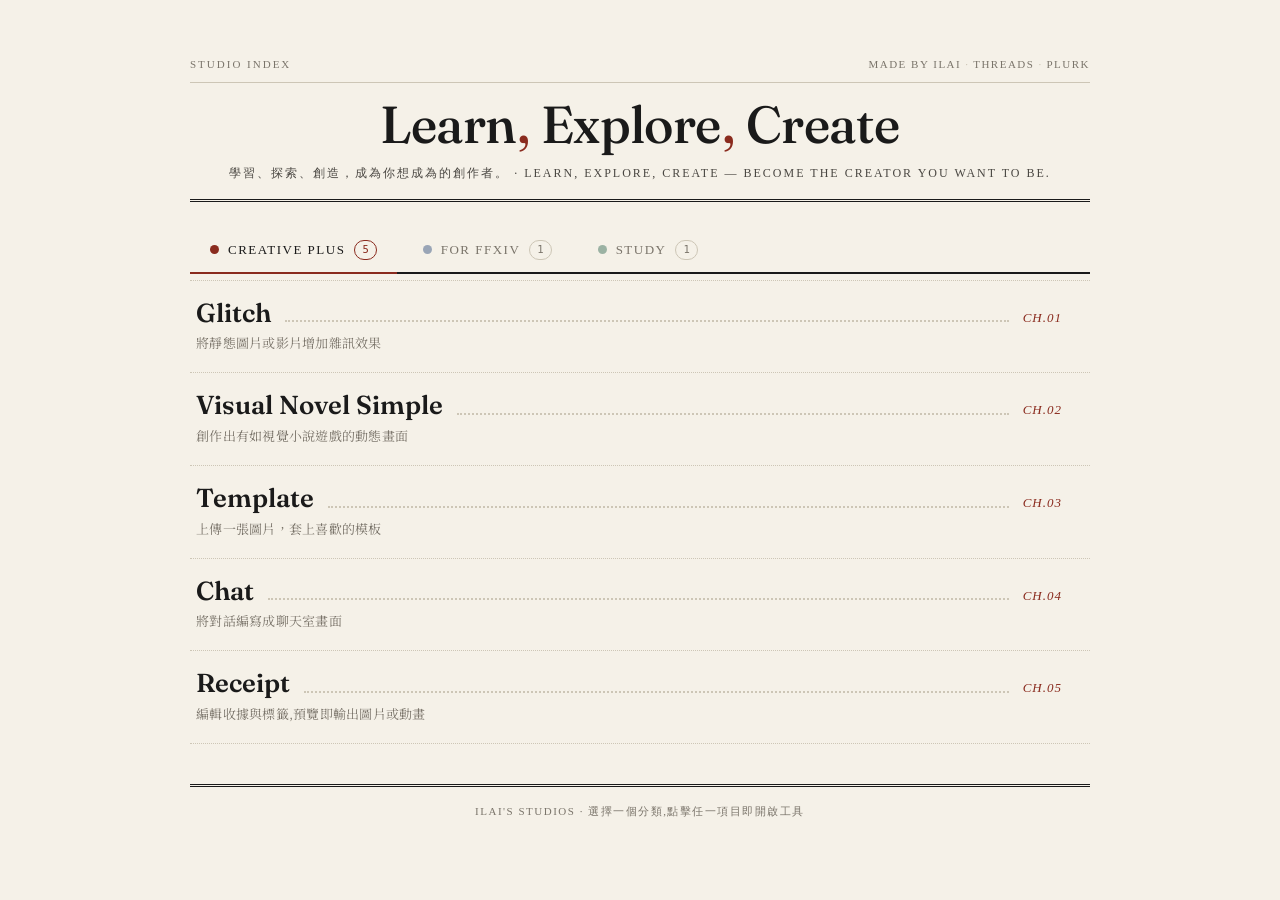
<file: index.html>
<!DOCTYPE html>
<html lang="zh-TW">
<head>
<meta charset="UTF-8">
<meta name="viewport" content="width=device-width, initial-scale=1">
<title>Learn, Explore, Create</title>
<meta name="description" content="Learn, Explore, Create — 學習、探索、創造，成為你想成為的創作者。ilai's studio index。">
<meta property="og:title" content="Learn, Explore, Create">
<meta property="og:description" content="學習、探索、創造，成為你想成為的創作者。">
<meta property="og:type" content="website">
<meta property="og:url" content="https://seiran-ilai.github.io/studio/">
<meta name="twitter:card" content="summary">
<meta name="twitter:title" content="Learn, Explore, Create">
<meta name="twitter:description" content="學習、探索、創造，成為你想成為的創作者。">

<link rel="preconnect" href="https://fonts.googleapis.com">
<link rel="preconnect" href="https://fonts.gstatic.com" crossorigin>
<link href="https://fonts.googleapis.com/css2?family=Fraunces:ital,opsz,wght@0,9..144,400;0,9..144,500;1,9..144,400;1,9..144,500&family=Noto+Serif+TC:wght@400;500;600&display=swap" rel="stylesheet">

<link rel="stylesheet" href="index.css">
</head>
<body>

  <div class="paper">

    <header class="masthead">
      <div class="over">
        <span class="over-label">Studio Index</span>
        <span class="byline">
          <span class="byline-by">Made by ilai</span>
          <a class="byline-link" href="https://www.threads.com/@ilai_sei" target="_blank" rel="noopener noreferrer">Threads</a>
          <a class="byline-link" href="https://www.plurk.com/ilai_sei" target="_blank" rel="noopener noreferrer">Plurk</a>
        </span>
      </div>
      <h1 class="mast-title">Learn<span class="c">,</span> Explore<span class="c">,</span> Create</h1>
      <p class="mast-sub">學習、探索、創造，成為你想成為的創作者。 · Learn, explore, create — become the creator you want to be.</p>
    </header>

    <div class="tabs" role="tablist" aria-label="工具分類">
      <button class="tab is-active" role="tab" id="tab-creative" aria-controls="panel-creative" aria-selected="true" data-accent="c1">
        <span class="tab-dot" aria-hidden="true"></span><span class="tab-label">Creative Plus</span><span class="tab-count">5</span>
      </button>
      <button class="tab" role="tab" id="tab-ffxiv" aria-controls="panel-ffxiv" aria-selected="false" tabindex="-1" data-accent="c2">
        <span class="tab-dot" aria-hidden="true"></span><span class="tab-label">For FFXIV</span><span class="tab-count">1</span>
      </button>
      <button class="tab" role="tab" id="tab-study" aria-controls="panel-study" aria-selected="false" tabindex="-1" data-accent="c3">
        <span class="tab-dot" aria-hidden="true"></span><span class="tab-label">Study</span><span class="tab-count">1</span>
      </button>
    </div>

    <div class="panel is-active" role="tabpanel" id="panel-creative" aria-labelledby="tab-creative" data-accent="c1">
      <div class="entries">
        <a class="entry" href="./glitch/" aria-label="開啟 Glitch - 圖片與影片故障特效工具">
          <span class="entry-main">
            <span class="entry-name">Glitch</span>
            <span class="entry-dots" aria-hidden="true"></span>
            <span class="entry-pg">CH.01<span class="entry-arrow" aria-hidden="true">&#8594;</span></span>
          </span>
          <span class="entry-note">將靜態圖片或影片增加雜訊效果</span>
        </a>
        <a class="entry" href="./visual-novel-simple/" aria-label="開啟 Visual Novel Simple - 視覺小說快速截圖工具">
          <span class="entry-main">
            <span class="entry-name">Visual Novel Simple</span>
            <span class="entry-dots" aria-hidden="true"></span>
            <span class="entry-pg">CH.02<span class="entry-arrow" aria-hidden="true">&#8594;</span></span>
          </span>
          <span class="entry-note">創作出有如視覺小說遊戲的動態畫面</span>
        </a>
        <a class="entry" href="./templates/" aria-label="開啟 Template - 上傳圖片或影片套用模板,輸出社群尺寸素材">
          <span class="entry-main">
            <span class="entry-name">Template</span>
            <span class="entry-dots" aria-hidden="true"></span>
            <span class="entry-pg">CH.03<span class="entry-arrow" aria-hidden="true">&#8594;</span></span>
          </span>
          <span class="entry-note">上傳一張圖片，套上喜歡的模板</span>
        </a>
        <a class="entry" href="./chat/" aria-label="開啟 Chat - 聊天對話截圖與動態輸出工具">
          <span class="entry-main">
            <span class="entry-name">Chat</span>
            <span class="entry-dots" aria-hidden="true"></span>
            <span class="entry-pg">CH.04<span class="entry-arrow" aria-hidden="true">&#8594;</span></span>
          </span>
          <span class="entry-note">將對話編寫成聊天室畫面</span>
        </a>
        <a class="entry" href="./receipt/" aria-label="開啟 Receipt - 收據與標籤模板編輯,預覽即輸出">
          <span class="entry-main">
            <span class="entry-name">Receipt</span>
            <span class="entry-dots" aria-hidden="true"></span>
            <span class="entry-pg">CH.05<span class="entry-arrow" aria-hidden="true">&#8594;</span></span>
          </span>
          <span class="entry-note">編輯收據與標籤,預覽即輸出圖片或動畫</span>
        </a>
        <!-- Gacha 開發中,尚未對外開放。要上架時把這段取消註解,並把下面的章節編號往後推一位、Creative Plus 計數改 6
        <a class="entry" href="./gacha/" aria-label="開啟 Gacha - 抽卡演出模擬器">
          <span class="entry-main">
            <span class="entry-name">Gacha</span>
            <span class="entry-dots" aria-hidden="true"></span>
            <span class="entry-pg">CH.06<span class="entry-arrow" aria-hidden="true">&#8594;</span></span>
          </span>
          <span class="entry-note">上傳自己的圖片,編排並輸出抽卡演出</span>
        </a>
        -->
      </div>
    </div>

    <div class="panel" role="tabpanel" id="panel-ffxiv" aria-labelledby="tab-ffxiv" data-accent="c2" hidden>
      <div class="entries">
        <a class="entry" href="./macro/" aria-label="開啟 RP Macro - FFXIV 角色扮演巨集編輯工具">
          <span class="entry-main">
            <span class="entry-name">RP Macro</span>
            <span class="entry-dots" aria-hidden="true"></span>
            <span class="entry-pg">CH.06<span class="entry-arrow" aria-hidden="true">&#8594;</span></span>
          </span>
          <span class="entry-note">將文本快速轉換為遊戲內適用 Macro</span>
        </a>
      </div>
    </div>

    <div class="panel" role="tabpanel" id="panel-study" aria-labelledby="tab-study" data-accent="c3" hidden>
      <div class="entries">
        <a class="entry" href="./art-design-bookmarks/" aria-label="開啟 Art &amp; Design Reading Room - 藝術與設計常逛書籤">
          <span class="entry-main">
            <span class="entry-name">Art &amp; Design Reading Room</span>
            <span class="entry-dots" aria-hidden="true"></span>
            <span class="entry-pg">CH.07<span class="entry-arrow" aria-hidden="true">&#8594;</span></span>
          </span>
          <span class="entry-note">藝術、設計、文化的常逛媒體書籤集</span>
        </a>
      </div>
    </div>

    <footer class="colophon">ilai's Studios · 選擇一個分類,點擊任一項目即開啟工具</footer>

  </div>

  <script src="index.js"></script>

</body>
</html>
</file>
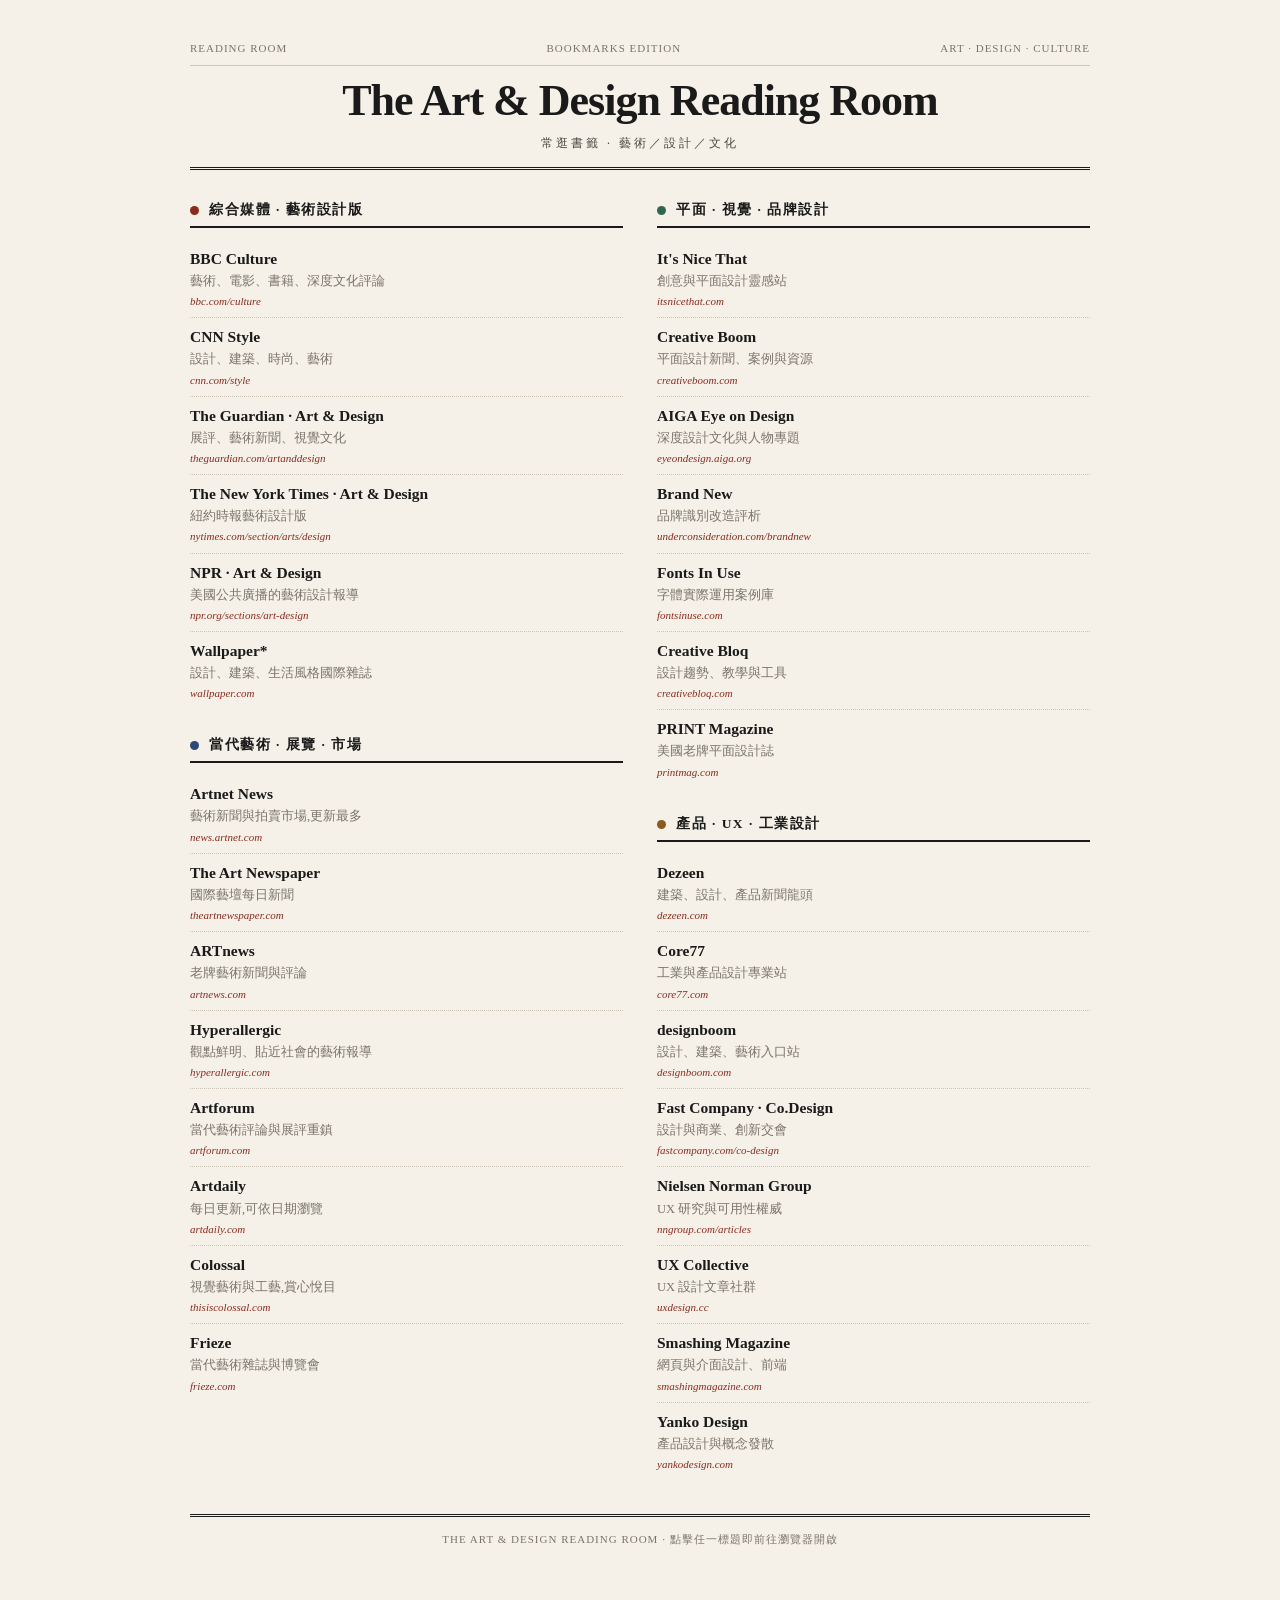
<file: art-design-bookmarks/index.html>
<!DOCTYPE html>
<html lang="zh-Hant">
<head>
<meta charset="UTF-8">
<meta name="viewport" content="width=device-width, initial-scale=1.0">
<title>Art &amp; Design Reading Room · 常逛書籤</title>
<style>
  :root{--paper:#f5f1e8;--ink:#1a1a1a;--ink-soft:#4a4742;--muted:#7a746a;--rule:#1a1a1a;--hair:#cdc6b6;--accent:#8a2b1e;--c1:#8a2b1e;--c2:#2b4a7a;--c3:#2f6650;--c4:#8a5a1e;}
  *{box-sizing:border-box;margin:0;padding:0}
  body{font-family:"Iowan Old Style","Palatino Linotype",Palatino,Georgia,"Noto Serif TC","Songti TC",serif;background:var(--paper);color:var(--ink);line-height:1.55;padding:40px 20px 72px;-webkit-font-smoothing:antialiased;}
  .paper{max-width:900px;margin:0 auto;}
  .masthead{text-align:center;border-bottom:3px double var(--rule);padding-bottom:14px}
  .masthead .over{display:flex;justify-content:space-between;align-items:center;font-family:Georgia,serif;font-size:11px;letter-spacing:1px;text-transform:uppercase;color:var(--muted);border-bottom:1px solid var(--hair);padding-bottom:8px;margin-bottom:12px;}
  .masthead h1{font-size:44px;font-weight:800;letter-spacing:-1px;line-height:1.05;font-family:"Iowan Old Style",Georgia,"Noto Serif TC",serif;}
  .masthead .sub{font-size:12px;letter-spacing:3px;text-transform:uppercase;color:var(--ink-soft);margin-top:10px;}
  .cols{columns:2;column-gap:34px;margin-top:30px}
  @media(max-width:640px){.cols{columns:1}}
  .section{break-inside:avoid;margin-bottom:26px}
  .section-head{display:flex;align-items:center;gap:10px;border-bottom:2px solid var(--rule);padding-bottom:5px;margin-bottom:12px;}
  .dot{width:9px;height:9px;border-radius:50%}
  .section-head h2{font-size:13.5px;font-weight:700;letter-spacing:1.5px;text-transform:uppercase;font-family:Georgia,serif;}
  .s1 .dot{background:var(--c1)} .s2 .dot{background:var(--c2)} .s3 .dot{background:var(--c3)} .s4 .dot{background:var(--c4)}
  ul{list-style:none}
  li{padding:7px 0;border-bottom:1px dotted var(--hair);}
  li:last-child{border-bottom:none}
  a{color:var(--ink);text-decoration:none;display:block}
  a:hover .name{color:var(--accent);text-decoration:underline}
  .name{font-size:15.5px;font-weight:700}
  .desc{font-size:12.5px;color:var(--muted);margin-top:1px}
  .url{font-family:Georgia,serif;font-size:11px;color:var(--accent);font-style:italic;margin-top:2px;word-break:break-all}
  footer{margin-top:34px;padding-top:14px;border-top:3px double var(--rule);text-align:center;font-family:Georgia,serif;font-size:11px;letter-spacing:1px;text-transform:uppercase;color:var(--muted);}
</style>
</head>
<body>
<div class="paper">
  <div class="masthead">
    <div class="over">
      <span>Reading Room</span>
      <span>Bookmarks Edition</span>
      <span>Art · Design · Culture</span>
    </div>
    <h1>The Art &amp; Design Reading Room</h1>
    <div class="sub">常逛書籤 · 藝術／設計／文化</div>
  </div>

  <div class="cols">

    <!-- 綜合媒體藝術設計版 -->
    <section class="section s1">
      <div class="section-head"><span class="dot"></span><h2>綜合媒體 · 藝術設計版</h2></div>
      <ul>
        <li><a href="https://www.bbc.com/culture" target="_blank"><div class="name">BBC Culture</div><div class="desc">藝術、電影、書籍、深度文化評論</div><div class="url">bbc.com/culture</div></a></li>
        <li><a href="https://www.cnn.com/style" target="_blank"><div class="name">CNN Style</div><div class="desc">設計、建築、時尚、藝術</div><div class="url">cnn.com/style</div></a></li>
        <li><a href="https://www.theguardian.com/artanddesign" target="_blank"><div class="name">The Guardian · Art &amp; Design</div><div class="desc">展評、藝術新聞、視覺文化</div><div class="url">theguardian.com/artanddesign</div></a></li>
        <li><a href="https://www.nytimes.com/section/arts/design" target="_blank"><div class="name">The New York Times · Art &amp; Design</div><div class="desc">紐約時報藝術設計版</div><div class="url">nytimes.com/section/arts/design</div></a></li>
        <li><a href="https://www.npr.org/sections/art-design/" target="_blank"><div class="name">NPR · Art &amp; Design</div><div class="desc">美國公共廣播的藝術設計報導</div><div class="url">npr.org/sections/art-design</div></a></li>
        <li><a href="https://www.wallpaper.com" target="_blank"><div class="name">Wallpaper*</div><div class="desc">設計、建築、生活風格國際雜誌</div><div class="url">wallpaper.com</div></a></li>
      </ul>
    </section>

    <!-- 當代藝術 -->
    <section class="section s2">
      <div class="section-head"><span class="dot"></span><h2>當代藝術 · 展覽 · 市場</h2></div>
      <ul>
        <li><a href="https://news.artnet.com" target="_blank"><div class="name">Artnet News</div><div class="desc">藝術新聞與拍賣市場,更新最多</div><div class="url">news.artnet.com</div></a></li>
        <li><a href="https://www.theartnewspaper.com" target="_blank"><div class="name">The Art Newspaper</div><div class="desc">國際藝壇每日新聞</div><div class="url">theartnewspaper.com</div></a></li>
        <li><a href="https://www.artnews.com" target="_blank"><div class="name">ARTnews</div><div class="desc">老牌藝術新聞與評論</div><div class="url">artnews.com</div></a></li>
        <li><a href="https://hyperallergic.com" target="_blank"><div class="name">Hyperallergic</div><div class="desc">觀點鮮明、貼近社會的藝術報導</div><div class="url">hyperallergic.com</div></a></li>
        <li><a href="https://www.artforum.com" target="_blank"><div class="name">Artforum</div><div class="desc">當代藝術評論與展評重鎮</div><div class="url">artforum.com</div></a></li>
        <li><a href="https://artdaily.com" target="_blank"><div class="name">Artdaily</div><div class="desc">每日更新,可依日期瀏覽</div><div class="url">artdaily.com</div></a></li>
        <li><a href="https://www.thisiscolossal.com" target="_blank"><div class="name">Colossal</div><div class="desc">視覺藝術與工藝,賞心悅目</div><div class="url">thisiscolossal.com</div></a></li>
        <li><a href="https://www.frieze.com" target="_blank"><div class="name">Frieze</div><div class="desc">當代藝術雜誌與博覽會</div><div class="url">frieze.com</div></a></li>
      </ul>
    </section>

    <!-- 平面/視覺設計 -->
    <section class="section s3">
      <div class="section-head"><span class="dot"></span><h2>平面 · 視覺 · 品牌設計</h2></div>
      <ul>
        <li><a href="https://www.itsnicethat.com" target="_blank"><div class="name">It's Nice That</div><div class="desc">創意與平面設計靈感站</div><div class="url">itsnicethat.com</div></a></li>
        <li><a href="https://www.creativeboom.com" target="_blank"><div class="name">Creative Boom</div><div class="desc">平面設計新聞、案例與資源</div><div class="url">creativeboom.com</div></a></li>
        <li><a href="https://eyeondesign.aiga.org" target="_blank"><div class="name">AIGA Eye on Design</div><div class="desc">深度設計文化與人物專題</div><div class="url">eyeondesign.aiga.org</div></a></li>
        <li><a href="https://www.underconsideration.com/brandnew/" target="_blank"><div class="name">Brand New</div><div class="desc">品牌識別改造評析</div><div class="url">underconsideration.com/brandnew</div></a></li>
        <li><a href="https://fontsinuse.com" target="_blank"><div class="name">Fonts In Use</div><div class="desc">字體實際運用案例庫</div><div class="url">fontsinuse.com</div></a></li>
        <li><a href="https://www.creativebloq.com" target="_blank"><div class="name">Creative Bloq</div><div class="desc">設計趨勢、教學與工具</div><div class="url">creativebloq.com</div></a></li>
        <li><a href="https://www.printmag.com" target="_blank"><div class="name">PRINT Magazine</div><div class="desc">美國老牌平面設計誌</div><div class="url">printmag.com</div></a></li>
      </ul>
    </section>

    <!-- 產品/UX/工業設計 -->
    <section class="section s4">
      <div class="section-head"><span class="dot"></span><h2>產品 · UX · 工業設計</h2></div>
      <ul>
        <li><a href="https://www.dezeen.com" target="_blank"><div class="name">Dezeen</div><div class="desc">建築、設計、產品新聞龍頭</div><div class="url">dezeen.com</div></a></li>
        <li><a href="https://www.core77.com" target="_blank"><div class="name">Core77</div><div class="desc">工業與產品設計專業站</div><div class="url">core77.com</div></a></li>
        <li><a href="https://www.designboom.com" target="_blank"><div class="name">designboom</div><div class="desc">設計、建築、藝術入口站</div><div class="url">designboom.com</div></a></li>
        <li><a href="https://www.fastcompany.com/co-design" target="_blank"><div class="name">Fast Company · Co.Design</div><div class="desc">設計與商業、創新交會</div><div class="url">fastcompany.com/co-design</div></a></li>
        <li><a href="https://www.nngroup.com/articles/" target="_blank"><div class="name">Nielsen Norman Group</div><div class="desc">UX 研究與可用性權威</div><div class="url">nngroup.com/articles</div></a></li>
        <li><a href="https://uxdesign.cc" target="_blank"><div class="name">UX Collective</div><div class="desc">UX 設計文章社群</div><div class="url">uxdesign.cc</div></a></li>
        <li><a href="https://www.smashingmagazine.com" target="_blank"><div class="name">Smashing Magazine</div><div class="desc">網頁與介面設計、前端</div><div class="url">smashingmagazine.com</div></a></li>
        <li><a href="https://www.yankodesign.com" target="_blank"><div class="name">Yanko Design</div><div class="desc">產品設計與概念發散</div><div class="url">yankodesign.com</div></a></li>
      </ul>
    </section>

  </div>

  <footer>The Art &amp; Design Reading Room · 點擊任一標題即前往瀏覽器開啟</footer>
</div>
</body>
</html>
</file>
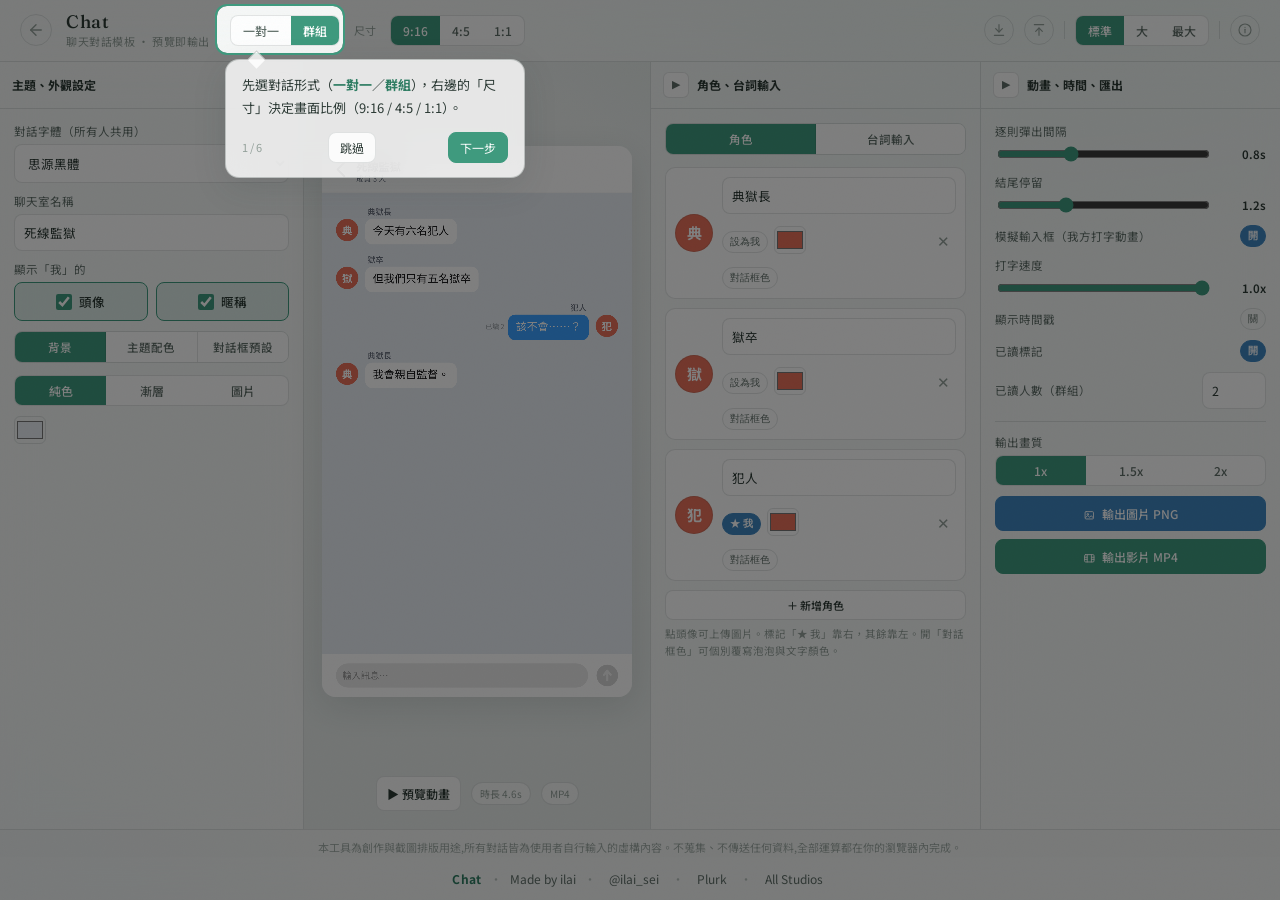
<file: chat/index.html>
<!DOCTYPE html>
<html lang="zh-Hant">
<head>
<meta charset="UTF-8">
<meta name="viewport" content="width=1280">
<title>Chat</title>
<link rel="preconnect" href="https://fonts.googleapis.com">
<link rel="preconnect" href="https://fonts.gstatic.com" crossorigin>
<link id="uiFont" href="https://fonts.googleapis.com/css2?family=Noto+Sans+TC:wght@400;500;700&family=Fraunces:opsz,wght@9..144,400;9..144,500&display=swap" rel="stylesheet">
<link rel="stylesheet" href="index.css">
</head>
<body>

<!-- 手機提示:建議使用電腦瀏覽器(非阻擋) -->
<div id="desktop-hint" role="note">
  <span><svg class="ic" viewBox="0 0 24 24" fill="none" stroke="currentColor" stroke-width="1.7" stroke-linecap="round" stroke-linejoin="round"><rect x="4" y="6" width="16" height="10" rx="1"/><path d="M2 19h20"/></svg>建議使用電腦瀏覽器開啟以獲得最佳體驗</span>
  <button type="button" id="desktop-hint-close" aria-label="關閉提示">✕</button>
</div>
<script>
  (function(){
    var el=document.getElementById("desktop-hint");
    var mobile=(window.matchMedia&&matchMedia("(pointer: coarse)").matches)||/Android|iPhone|iPad|iPod|Mobile/i.test(navigator.userAgent);
    if(mobile) el.classList.add("show");
    document.getElementById("desktop-hint-close").addEventListener("click",function(){ el.classList.remove("show"); });
  })();
</script>

<header class="top">
  <a class="back" href="../" aria-label="回到 Studio 入口"><svg class="ic-back" viewBox="0 0 24 24" width="18" height="18" fill="none" stroke="currentColor" stroke-width="1.8" stroke-linecap="round" stroke-linejoin="round"><path d="M19 12H5"/><path d="M12 19l-7-7 7-7"/></svg></a>
  <div class="logo">
    <span class="logo-main">Chat</span>
    <span class="logo-sub">聊天對話模板 · 預覽即輸出</span>
  </div>
  <div class="seg" id="modeSeg">
    <button data-v="solo">一對一</button>
    <button data-v="group" class="on">群組</button>
  </div>
  <span class="lbl">尺寸</span>
  <div class="seg" id="ratioSeg">
    <button data-v="9:16" class="on">9:16</button>
    <button data-v="4:5">4:5</button>
    <button data-v="1:1">1:1</button>
  </div>
  <div class="spacer"></div>
  <div class="header-right">
    <button class="help-btn" id="saveBtn" title="存檔"><svg viewBox="0 0 24 24" width="16" height="16" fill="none" stroke="currentColor" stroke-width="1.7" stroke-linecap="round" stroke-linejoin="round"><path d="M12 4v11"/><path d="M7 10l5 5 5-5"/><path d="M5 20h14"/></svg></button>
    <button class="help-btn" id="loadBtn" title="讀檔"><svg viewBox="0 0 24 24" width="16" height="16" fill="none" stroke="currentColor" stroke-width="1.7" stroke-linecap="round" stroke-linejoin="round"><path d="M12 20V9"/><path d="M7 14l5-5 5 5"/><path d="M5 4h14"/></svg></button>
    <input type="file" id="loadFile" accept="application/json,.json" hidden>
    <span class="hr-sep"></span>
    <div class="seg" id="uiSeg">
      <button data-v="std" class="on">標準</button>
      <button data-v="lg">大</button>
      <button data-v="xl">最大</button>
    </div>
    <span class="hr-sep"></span>
    <button class="help-btn" id="helpBtn" title="使用說明"><svg viewBox="0 0 24 24" width="16" height="16" fill="none" stroke="currentColor" stroke-width="1.7" stroke-linecap="round" stroke-linejoin="round"><circle cx="12" cy="12" r="9"/><path d="M12 11v5"/><path d="M12 8h.01"/></svg></button>
  </div>
</header>

<main>
  <!-- COL 1: 主題、外觀設定 -->
  <section class="side left" id="colLeft">
    <div class="resizer" data-resizer></div>
    <div class="side-head">
      <span class="title">主題、外觀設定</span>
      <span class="vtitle">主題、外觀設定</span>
      <button class="collapse" data-arrow>◀</button>
    </div>
    <div class="side-body">
      <div class="field">
        <label>對話字體（所有人共用）</label>
        <select id="fontSel"></select>
        <p class="hint" id="fontNote"></p>
      </div>
      <div class="field">
        <label>聊天室名稱</label>
        <input type="text" id="roomName" value="深夜の作戰會議">
      </div>
      <div class="field">
        <label>顯示「我」的</label>
        <div class="checks">
          <label class="chk"><input type="checkbox" id="meAvatar" checked><span>頭像</span></label>
          <label class="chk"><input type="checkbox" id="meName" checked><span>暱稱</span></label>
        </div>
      </div>
      <div class="tabs" id="apTabs">
        <button class="tab on" data-tab="bg">背景</button>
        <button class="tab" data-tab="palette">主題配色</button>
        <button class="tab" data-tab="bubble">對話框預設</button>
      </div>
      <div class="tabpane" data-pane="bg">
        <div class="field">
          <div class="seg" id="bgSeg" style="width:100%">
            <button data-v="color" class="on" style="flex:1">純色</button>
            <button data-v="grad" style="flex:1">漸層</button>
            <button data-v="img" style="flex:1">圖片</button>
          </div>
        </div>
        <div class="field row" id="bgColors">
          <input type="color" id="bgC1" value="#e8edf3">
          <input type="color" id="bgC2" value="#c2cede" class="hidden">
          <span class="rng hidden" id="bgAngleWrap" style="flex:1"><input type="range" id="bgAngle" min="0" max="360" value="135"><b id="bgAngleV">135°</b></span>
          <input type="file" id="bgImgFile" accept="image/*" class="hidden">
        </div>
        <div id="bgEditRow" class="field hidden"><button class="btn full sm" id="bgEditBtn"><svg class="ic" viewBox="0 0 24 24" fill="none" stroke="currentColor" stroke-width="1.7" stroke-linecap="round" stroke-linejoin="round"><circle cx="12" cy="12" r="3.2"/><path d="M12 3.5v3M12 17.5v3M3.5 12h3M17.5 12h3M6 6l2 2M16 16l2 2M18 6l-2 2M8 16l-2 2"/></svg>編輯背景圖（縮放 / 裁切 / 比例預覽）</button></div>
      </div>
      <div class="tabpane hidden" data-pane="palette">
        <div class="swrow">
          <label style="display:block;color:var(--ink2);margin-bottom:7px;font-size:11.5px">快速套色</label>
          <div class="swatches" id="swatches"></div>
        </div>
        <div class="two">
          <div class="field"><label>標題列底色</label><div class="ci"><input type="color" data-st="headerBg"></div></div>
          <div class="field"><label>標題文字</label><div class="ci"><input type="color" data-st="headerInk"></div></div>
        </div>
        <div class="field"><label>暱稱 / 成員文字</label><div class="ci"><input type="color" data-st="nameInk"></div></div>
        <div class="two">
          <div class="field"><label>系統訊息底</label><div class="ci"><input type="color" data-st="sysBg"><span class="rng" style="flex:1"><input type="range" data-st="sysAlpha" min="0" max="1" step="0.01"><b id="sysAlphaV">28%</b></span></div></div>
          <div class="field"><label>系統文字</label><div class="ci"><input type="color" data-st="sysInk"></div></div>
        </div>
        <div class="field"><label>時間戳文字</label><div class="ci"><input type="color" data-st="timeInk"></div></div>
        <div class="two">
          <div class="field"><label>已讀文字</label><input type="text" data-st="readLabel" value="已讀"></div>
          <div class="field"><label>已讀顏色</label><div class="ci"><input type="color" data-st="readInk"></div></div>
        </div>
      </div>
      <div class="tabpane hidden" data-pane="bubble">
        <p class="hint" style="margin-top:0">預設值；可在「角色」分頁為每個角色個別覆寫。</p>
        <div class="two">
          <div class="field"><label>我方泡泡</label><div class="ci"><input type="color" data-st="meBg"></div></div>
          <div class="field"><label>我方文字</label><div class="ci"><input type="color" data-st="meInk"></div></div>
        </div>
        <div class="two">
          <div class="field"><label>對方泡泡</label><div class="ci"><input type="color" data-st="otherBg"></div></div>
          <div class="field"><label>對方文字</label><div class="ci"><input type="color" data-st="otherInk"></div></div>
        </div>
        <div class="field"><label>泡泡圓角</label><div class="rng"><input type="range" data-st="radius" min="0" max="1" step="0.01"><b id="radiusV">55%</b></div></div>
      </div>
    </div>
  </section>

  <!-- CENTER -->
  <section class="center">
    <div class="stage"><canvas id="cv"></canvas></div>
    <div class="ctlbar">
      <button class="btn" id="playBtn">▶ 預覽動畫</button>
      <span class="badge" id="dur">—</span>
      <span class="badge" id="fmtBadge">MP4</span>
    </div>
  </section>

  <!-- COL 3: 角色、台詞輸入 -->
  <section class="side chars" id="colChars">
    <div class="resizer" data-resizer></div>
    <div class="side-head">
      <button class="collapse" data-arrow>▶</button>
      <span class="title">角色、台詞輸入</span>
      <span class="vtitle">角色、台詞輸入</span>
    </div>
    <div class="side-body">
      <div class="tabs" id="clTabs">
        <button class="tab on" data-cl="chars">角色</button>
        <button class="tab" data-cl="lines">台詞輸入</button>
      </div>

      <div class="pane" data-clpane="chars">
        <div id="charList"></div>
        <button class="btn full sm" id="addChar">＋ 新增角色</button>
        <p class="hint">點頭像可上傳圖片。標記「★ 我」靠右，其餘靠左。開「對話框色」可個別覆寫泡泡與文字顏色。</p>
      </div>

      <div class="pane hidden" data-clpane="lines">
        <div class="tabs" id="inTabs">
          <button class="tab on" data-in="quick">直接輸入</button>
          <button class="tab" data-in="text">純文本</button>
        </div>

        <div id="listSection">
          <div class="field row"><label style="flex:1;margin:0;font-weight:700;color:var(--ink)">對話列表</label><button class="btn sm" id="syntaxBtn" title="行內語法快捷鍵" style="flex:none"><svg class="ic" viewBox="0 0 24 24" fill="none" stroke="currentColor" stroke-width="1.7" stroke-linecap="round" stroke-linejoin="round"><path d="M4 7V5h16v2"/><path d="M9 19h6"/><path d="M12 5v14"/></svg>語法</button><span class="badge" id="msgCount"></span></div>
          <div id="msgList"></div>
        </div>

        <!-- 純文本：整段編輯 -->
        <div class="pane hidden" data-inpane="text">
          <hr>
          <textarea id="bulkText" rows="10" placeholder="典獄長: 今天有六名犯人&#10;獄卒: 但我們只有五名獄卒&#10;犯人（我）: 該不會……？&#10;典獄長: 我會親自監督。"></textarea>
          <div class="row" style="margin-top:8px"><button class="btn pri sm" id="applyBulk" style="flex:1">套用為對話</button><button class="btn sm" id="loadBulk" style="flex:1">↻ 從列表載入</button></div>
          <p class="hint">「套用」會覆蓋目前對話列表。名稱加 <b>（我）</b> 會設為「我」。圖片訊息顯示為 <b>[網址]</b> 或 <b>[本機上傳]</b> + 說明;網址圖會自動重新載入,本機上傳圖無法從文字復原。</p>
        </div>

        <!-- 直接輸入 composer：固定在訊息列表下方 -->
        <div class="pane" data-inpane="quick">
          <div class="composer">
            <div class="comp-label">說話者</div>
            <div class="quick" id="quickChips"></div>
            <div class="comp-row">
              <input type="text" id="quickInput" placeholder="輸入台詞　（Enter 送出）" autocomplete="off">
              <button class="btn sm" id="attachImg" title="附加圖片"><svg class="ic" viewBox="0 0 24 24" fill="none" stroke="currentColor" stroke-width="1.7" stroke-linecap="round" stroke-linejoin="round" style="margin-right:0"><rect x="4" y="5" width="16" height="14" rx="2"/><circle cx="9" cy="10" r="1.5"/><path d="M5 16l4-3.5 3.5 3 3-2.5L19 16"/></svg></button>
            </div>
            <div id="attachPreview" class="attach-preview hidden"></div>
            <button class="btn pri full sm" id="quickAdd" style="margin-top:8px">＋ 加入對話</button>
            <p class="hint">先選說話者，再輸入台詞或附加圖片，按 <b>送出</b>。選「系統」可加置中訊息。新增角色請到「角色」分頁。</p>
          </div>
        </div>
      </div>
    </div>
  </section>

  <!-- COL 4: 動畫、時間、匯出 -->
  <section class="side export" id="colExport">
    <div class="resizer" data-resizer></div>
    <div class="side-head">
      <button class="collapse" data-arrow>▶</button>
      <span class="title">動畫、時間、匯出</span>
      <span class="vtitle">動畫、時間、匯出</span>
    </div>
    <div class="side-body">
      <div class="field">
        <label>逐則彈出間隔</label>
        <div class="rng"><input type="range" id="interval" min="0.2" max="2" step="0.1" value="0.8"><b id="intervalV">0.8s</b></div>
      </div>
      <div class="field">
        <label>結尾停留</label>
        <div class="rng"><input type="range" id="tail" min="0.4" max="3" step="0.1" value="1.2"><b id="tailV">1.2s</b></div>
      </div>
      <div class="field row"><label style="margin:0;flex:1">模擬輸入框（我方打字動畫）</label><button class="pill on" id="inputToggle">開</button></div>
      <div class="field" id="inputSpeedRow"><label>打字速度</label><div class="rng"><input type="range" id="typeSpeed" min="0.3" max="1" step="0.1" value="1"><b id="typeSpeedV">1.0x</b></div></div>
      <div class="field row"><label style="margin:0;flex:1">顯示時間戳</label><button class="pill" id="timeToggle">關</button></div>
      <div class="field hidden" id="startTimeRow"><label>聊天開始時間</label><input type="time" id="startTime" value="21:30"></div>
      <div class="field row"><label style="margin:0;flex:1">已讀標記</label><button class="pill on" id="readToggle">開</button></div>
      <div class="field row hidden" id="readCountRow"><label style="margin:0;flex:1">已讀人數（群組）</label><input type="number" id="readCount" min="1" max="99" value="2" style="width:64px;flex:none"></div>
      <hr>
      <div class="field">
        <label>輸出畫質</label>
        <div class="seg" id="qualSeg" style="width:100%">
          <button data-v="1" class="on" style="flex:1">1x</button>
          <button data-v="1.5" style="flex:1">1.5x</button>
          <button data-v="2" style="flex:1">2x</button>
        </div>
        <p class="hint" id="qualNote" style="margin-top:6px"></p>
      </div>
      <button class="btn ok full" id="pngBtn" style="margin-bottom:8px"><svg class="ic" viewBox="0 0 24 24" fill="none" stroke="currentColor" stroke-width="1.7" stroke-linecap="round" stroke-linejoin="round"><rect x="4" y="5" width="16" height="14" rx="2"/><circle cx="9" cy="10" r="1.5"/><path d="M5 16l4-3.5 3.5 3 3-2.5L19 16"/></svg>輸出圖片 PNG</button>
      <button class="btn pri full" id="mp4Btn"><svg class="ic" viewBox="0 0 24 24" fill="none" stroke="currentColor" stroke-width="1.7" stroke-linecap="round" stroke-linejoin="round"><rect x="3" y="5" width="18" height="14" rx="2"/><path d="M8 5v14M16 5v14M3 10h5M3 14h5M16 10h5M16 14h5"/></svg><span id="mp4BtnLabel">輸出影片 MP4</span></button>
      <p class="hint" id="exportHint" style="margin-top:8px"></p>
    </div>
  </section>
</main>

<p class="use-notice">本工具為創作與截圖排版用途,所有對話皆為使用者自行輸入的虛構內容。不蒐集、不傳送任何資料,全部運算都在你的瀏覽器內完成。</p>

<footer class="site-footer">
  <span class="footer-tool-name">Chat</span>
  <span class="footer-divider" aria-hidden="true">·</span>
  <span class="footer-author">Made by ilai</span>
  <span class="footer-divider" aria-hidden="true">·</span>
  <a href="https://www.threads.com/@ilai_sei" target="_blank" rel="noopener noreferrer" aria-label="作者的 Threads 帳號 ilai_sei(個人/工具,新分頁開啟)">@ilai_sei</a>
  <span class="footer-divider" aria-hidden="true">·</span>
  <a href="https://www.plurk.com/ilai_sei" target="_blank" rel="noopener noreferrer" aria-label="作者的 Plurk 帳號 @ilai_sei(新分頁開啟)">Plurk</a>
  <span class="footer-divider" aria-hidden="true">·</span>
  <a href="../" aria-label="回到 ilai's Studios 入口">All Studios</a>
</footer>

<!-- 行內語法:按鈕旁浮動 popover(不暗屏,點外面關閉)-->
<div id="syntaxPopover" class="syntax-popover hidden">
  <div class="syntax-popover-title">行內語法</div>
  <div class="cheat" style="margin-bottom:0">
    在台詞中可直接使用這些標記：<br>
    <code>**粗體**</code> <code>*斜體*</code> <code>~~刪除線~~</code> <code>__底線__</code> <code>++放大++</code> <code>--縮小--</code>
  </div>
</div>

<div id="bgModal" class="modal hidden">
  <div class="modal-card" style="width:auto; min-width:340px">
    <div class="modal-title">編輯背景圖</div>
    <div class="seg" id="bgRatioSeg" style="margin-bottom:12px; width:100%">
      <button data-v="9:16" style="flex:1">9:16</button>
      <button data-v="4:5" style="flex:1">4:5</button>
      <button data-v="1:1" style="flex:1">1:1</button>
    </div>
    <div class="crop-wrap" style="min-height:300px; align-items:center"><canvas id="bgCv"></canvas></div>
    <div class="field"><label>縮放</label><div class="rng"><input type="range" id="bgZoom" min="1" max="3" step="0.01" value="1"><b id="bgZoomV">100%</b></div></div>
    <div class="row"><button class="btn sm" id="bgCropReset">重設</button><span class="hint" style="flex:1;margin:0">點預覽範圍可上傳 / 更換圖片，拖曳調整位置</span></div>
    <div class="modal-actions"><button class="btn" id="bgCropCancel">取消</button><button class="btn pri" id="bgCropOk">套用</button></div>
  </div>
</div>

<div id="cropModal" class="modal hidden">
  <div class="modal-card">
    <div class="modal-title">編輯頭像</div>
    <div class="crop-wrap"><canvas id="cropCv"></canvas></div>
    <div class="field"><label>縮放</label><div class="rng"><input type="range" id="cropZoom" min="1" max="4" step="0.01" value="1"><b id="cropZoomV">100%</b></div></div>
    <div class="row"><button class="btn sm" id="cropReset">重設</button><span class="hint" style="flex:1;margin:0">拖曳圖片移動，圓框內為頭像範圍</span></div>
    <div class="modal-actions"><button class="btn" id="cropCancel">取消</button><button class="btn pri" id="cropOk">套用</button></div>
  </div>
</div>

<div id="imgModal" class="modal hidden">
  <div class="modal-card" style="width:auto; min-width:360px">
    <div class="modal-title">編輯訊息圖片</div>
    <div class="field row" style="margin-bottom:10px">
      <input type="text" id="imgUrl" placeholder="貼上圖片網址 https://…" autocomplete="off" style="flex:1;width:auto;min-width:0">
      <button class="btn sm" id="imgUrlLoad" style="flex:none">載入</button>
      <button class="btn sm" id="imgUpload" style="flex:none">上傳</button>
      <input type="file" id="imgFile" accept="image/*" class="hidden">
    </div>
    <div class="seg" id="imgRatioSeg" style="margin-bottom:12px; width:100%">
      <button data-v="orig" class="on" style="flex:1">原圖</button>
      <button data-v="free" style="flex:1">自由</button>
      <button data-v="1:1" style="flex:1">1:1</button>
      <button data-v="4:3" style="flex:1">4:3</button>
      <button data-v="3:4" style="flex:1">3:4</button>
      <button data-v="16:9" style="flex:1">16:9</button>
    </div>
    <div class="crop-wrap" style="min-height:300px; align-items:center"><canvas id="imgCv"></canvas></div>
    <div class="field" id="imgZoomField"><label>縮放</label><div class="rng"><input type="range" id="imgZoom" min="1" max="3" step="0.01" value="1"><b id="imgZoomV">100%</b></div></div>
    <div class="row"><button class="btn sm" id="imgCropReset">重設</button><span class="hint" id="imgCropHint" style="flex:1;margin:0">點預覽範圍可上傳 / 更換圖片,拖曳調整位置</span></div>
    <div class="modal-actions"><button class="btn" id="imgCropCancel">取消</button><button class="btn pri" id="imgCropOk">套用</button></div>
  </div>
</div>

<div id="tour" class="tour hidden">
  <div id="tourSpot" class="tour-spot"></div>
  <div id="tourBubble" class="tour-bubble">
    <p class="tour-text"></p>
    <div class="tour-foot">
      <span class="tour-step" id="tourStepNo"></span>
      <span class="tour-btns">
        <button class="tour-btn" id="tourSkip">跳過</button>
        <button class="tour-btn" id="tourPrev">上一步</button>
        <button class="tour-btn primary" id="tourNext">下一步</button>
      </span>
    </div>
  </div>
</div>

<script src="index.js"></script>
<script>
(function(){
  var KEY='chat-seen-guide';
  var TOUR=[
    {sel:'#modeSeg', text:'先選對話形式（<b>一對一</b>／<b>群組</b>），右邊的「尺寸」決定畫面比例（9:16 / 4:5 / 1:1）。', pos:'bottom'},
    {sel:'#colLeft', text:'左欄是<b>外觀設定</b>：對話字體、聊天室名稱，以及背景（純色／漸層／圖片）、主題配色與對話框預設樣式。', pos:'right'},
    {sel:'.center', text:'中間是<b>即時預覽</b>，所有改動都會馬上反映在這裡。下方可按「▶ 預覽動畫」先看逐則彈出效果。', pos:'left'},
    {sel:'#colChars', text:'這一欄輸入<b>角色與台詞</b>：先在「角色」新增成員（點頭像可上傳圖片、標記「★ 我」靠右），再到「台詞輸入」逐句加入對話。', pos:'left'},
    {sel:'#colExport', text:'右欄設定<b>動畫與匯出</b>：彈出間隔、結尾停留、打字動畫、時間戳與已讀標記，最後輸出 <b>PNG / MP4</b>。', pos:'left'},
    {sel:'#uiSeg', text:'覺得介面太小，可在這裡放大整個操作面板（標準／大／最大）。隨時點右上角的「<b>i</b>」可重看這份導覽。', pos:'bottom'}
  ];
  var tour=document.getElementById('tour'); if(!tour) return;
  var spot=document.getElementById('tourSpot'), bub=document.getElementById('tourBubble'), idx=0;
  function show(){ var s=TOUR[idx], el=document.querySelector(s.sel);
    if(!el){ if(idx<TOUR.length-1){idx++;return show();} return end(); }
    var r=el.getBoundingClientRect(), pad=8;
    spot.style.left=(r.left-pad)+'px';spot.style.top=(r.top-pad)+'px';spot.style.width=(r.width+pad*2)+'px';spot.style.height=(r.height+pad*2)+'px';
    bub.querySelector('.tour-text').innerHTML=s.text;
    document.getElementById('tourStepNo').textContent=(idx+1)+' / '+TOUR.length;
    document.getElementById('tourPrev').style.visibility=idx?'visible':'hidden';
    document.getElementById('tourNext').textContent=idx===TOUR.length-1?'完成':'下一步';
    tour.classList.remove('hidden'); pos(r,s.pos); }
  function pos(r,p){ bub.style.left='-9999px';bub.style.top='0px';
    var bw=bub.offsetWidth,bh=bub.offsetHeight,gap=14,vw=innerWidth,vh=innerHeight,left,top,arrow;
    if(p==='right'){left=r.right+gap;top=r.top;arrow='left';}else if(p==='left'){left=r.left-gap-bw;top=r.top;arrow='right';}
    else if(p==='top'){left=r.left;top=r.top-gap-bh;arrow='bottom';}else{left=r.left;top=r.bottom+gap;arrow='top';}
    left=Math.max(12,Math.min(left,vw-bw-12));top=Math.max(12,Math.min(top,vh-bh-12));
    bub.style.left=left+'px';bub.style.top=top+'px';bub.dataset.arrow=arrow; }
  function start(){ idx=0; requestAnimationFrame(function(){requestAnimationFrame(show);}); }
  function end(){ tour.classList.add('hidden'); try{localStorage.setItem(KEY,'1');}catch(e){} }
  function next(){ if(idx<TOUR.length-1){idx++;show();}else end(); }
  function prev(){ if(idx>0){idx--;show();} }
  var hb=document.getElementById('helpBtn'); if(hb) hb.onclick=start;
  document.getElementById('tourSkip').onclick=end; document.getElementById('tourPrev').onclick=prev; document.getElementById('tourNext').onclick=next;
  tour.onclick=function(e){ if(e.target.id==='tour') next(); };
  document.addEventListener('keydown',function(e){ if(tour.classList.contains('hidden'))return; if(e.key==='Escape')end(); else if(e.key==='ArrowRight'||e.key==='Enter')next(); else if(e.key==='ArrowLeft')prev(); });
  window.addEventListener('resize',function(){ if(!tour.classList.contains('hidden')) show(); });
  try{ if(!localStorage.getItem(KEY)) setTimeout(start,400); }catch(e){}
})();
</script>
</body>
</html>
</file>
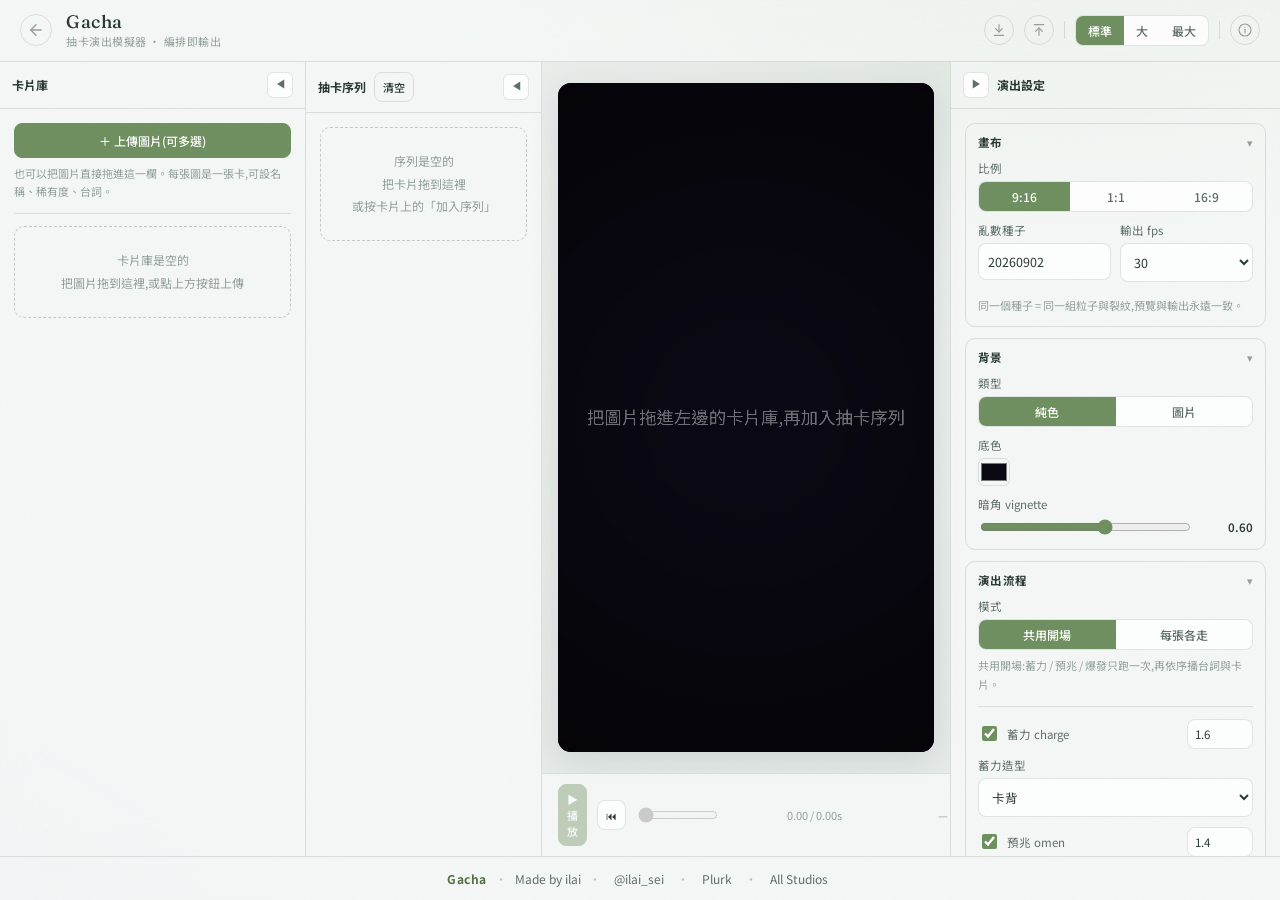
<file: gacha/index.html>
<!DOCTYPE html>
<html lang="zh-TW">
<head>
<meta charset="UTF-8">
<meta name="viewport" content="width=1280">
<title>Gacha</title>
<meta name="description" content="抽卡演出模擬器:上傳自己的圖片編成抽卡序列,Canvas 預覽演出並輸出影片。">
<meta property="og:title" content="Gacha">
<meta property="og:description" content="上傳圖片,編排抽卡演出,輸出影片。">
<meta name="twitter:card" content="summary">
<meta name="twitter:title" content="Gacha">
<meta name="twitter:description" content="上傳圖片,編排抽卡演出,輸出影片。">
<link rel="preconnect" href="https://fonts.googleapis.com">
<link rel="preconnect" href="https://fonts.gstatic.com" crossorigin>
<link href="https://fonts.googleapis.com/css2?family=Noto+Sans+TC:wght@400;500;700&family=Noto+Serif+TC:wght@400;700&family=Fraunces:opsz,wght@9..144,400;9..144,500&display=swap" rel="stylesheet">
<link rel="stylesheet" href="index.css">
</head>
<body>

<!-- 手機提示:建議使用電腦瀏覽器(非阻擋) -->
<div id="desktop-hint" role="note">
  <span><svg viewBox="0 0 24 24" width="16" height="16" fill="none" stroke="currentColor" stroke-width="1.7" stroke-linecap="round" stroke-linejoin="round"><rect x="4" y="6" width="16" height="10" rx="1"/><path d="M2 19h20"/></svg> 建議使用電腦瀏覽器開啟以獲得最佳體驗</span>
  <button type="button" id="desktop-hint-close" aria-label="關閉提示">✕</button>
</div>
<script>
  (function(){
    var el=document.getElementById("desktop-hint");
    var mobile=(window.matchMedia&&matchMedia("(pointer: coarse)").matches)||/Android|iPhone|iPad|iPod|Mobile/i.test(navigator.userAgent);
    if(mobile) el.classList.add("show");
    document.getElementById("desktop-hint-close").addEventListener("click",function(){ el.classList.remove("show"); });
  })();
</script>

<header class="top">
  <a class="back" href="../" aria-label="回到 Studio 入口"><svg viewBox="0 0 24 24" width="18" height="18" fill="none" stroke="currentColor" stroke-width="1.8" stroke-linecap="round" stroke-linejoin="round"><path d="M19 12H5"/><path d="M12 19l-7-7 7-7"/></svg></a>
  <div class="logo">
    <span class="logo-main">Gacha</span>
    <span class="logo-sub">抽卡演出模擬器 · 編排即輸出</span>
  </div>
  <div class="spacer"></div>
  <div class="header-right">
    <span class="lbl" id="statusMsg"></span>
    <button class="help-btn" id="saveBtn" title="匯出設定(.json)" aria-label="匯出設定"><svg viewBox="0 0 24 24" width="16" height="16" fill="none" stroke="currentColor" stroke-width="1.7" stroke-linecap="round" stroke-linejoin="round"><path d="M12 4v11"/><path d="M7 10l5 5 5-5"/><path d="M5 20h14"/></svg></button>
    <button class="help-btn" id="loadBtn" title="匯入設定(.json)" aria-label="匯入設定"><svg viewBox="0 0 24 24" width="16" height="16" fill="none" stroke="currentColor" stroke-width="1.7" stroke-linecap="round" stroke-linejoin="round"><path d="M12 20V9"/><path d="M7 14l5-5 5 5"/><path d="M5 4h14"/></svg></button>
    <span class="hr-sep"></span>
    <div class="seg" id="uiSeg">
      <button data-v="std" class="on">標準</button><button data-v="lg">大</button><button data-v="xl">最大</button>
    </div>
    <span class="hr-sep"></span>
    <button class="help-btn" id="helpBtn" title="使用說明" aria-label="使用說明"><svg viewBox="0 0 24 24" width="16" height="16" fill="none" stroke="currentColor" stroke-width="1.7" stroke-linecap="round" stroke-linejoin="round"><circle cx="12" cy="12" r="9"/><path d="M12 11v5"/><path d="M12 8h.01"/></svg></button>
  </div>
</header>

<main>

  <!-- ══ 卡片庫 ══ -->
  <section class="side left" id="sideLib">
    <div class="side-head">
      <span class="title">卡片庫</span>
      <span class="vtitle">卡片庫</span>
      <button class="collapse" data-side="sideLib">◀</button>
    </div>
    <div class="side-body" id="libBody">
      <button class="btn pri full" id="addCards">＋ 上傳圖片(可多選)</button>
      <p class="hint">也可以把圖片直接拖進這一欄。每張圖是一張卡,可設名稱、稀有度、台詞。</p>
      <hr>
      <div id="cardList"></div>
    </div>
  </section>

  <!-- ══ 抽卡序列 ══ -->
  <section class="side seq" id="sideSeq">
    <div class="side-head">
      <span class="title">抽卡序列</span>
      <span class="vtitle">抽卡序列</span>
      <button class="btn sm ghost" id="seqClear" title="清空序列">清空</button>
      <button class="collapse" data-side="sideSeq">◀</button>
    </div>
    <div class="side-body" id="seqBody">
      <div id="seqList"></div>
    </div>
  </section>

  <!-- ══ 預覽 ══ -->
  <section class="center">
    <div class="stage-wrap">
      <canvas id="stage" width="1080" height="1920" aria-label="抽卡演出預覽"></canvas>
    </div>
    <div class="play-bar">
      <button class="btn sm pri" id="btnPlay" title="播放 / 暫停(Space)">▶ 播放</button>
      <button class="btn sm" id="btnHome" title="回到開頭(Home)">⏮</button>
      <input type="range" id="scrub" class="scrub" min="0" max="1000" value="0" step="1" aria-label="時間軸">
      <span class="phase-tag" id="phaseTag">0.00 / 0.00s</span>
      <span class="phase-tag" id="stageTag" style="min-width:96px">—</span>
    </div>
  </section>

  <!-- ══ 演出設定 ══ -->
  <section class="side right" id="sideCfg">
    <div class="side-head">
      <button class="collapse" data-side="sideCfg">▶</button>
      <span class="title">演出設定</span>
      <span class="vtitle">演出設定</span>
    </div>
    <div class="side-body">

      <div class="panel-sec"><div class="ph">畫布 <span class="chev">▾</span></div><div class="pb">
        <div class="field"><label>比例</label>
          <div class="seg full" id="presetSeg">
            <button data-v="9:16" class="on">9:16</button><button data-v="1:1">1:1</button><button data-v="16:9">16:9</button>
          </div>
        </div>
        <div class="two">
          <div class="field"><label>亂數種子</label><input type="number" id="seed" value="20260902" step="1"></div>
          <div class="field"><label>輸出 fps</label>
            <select id="fps"><option value="30" selected>30</option><option value="60">60</option></select>
          </div>
        </div>
        <p class="hint">同一個種子 = 同一組粒子與裂紋,預覽與輸出永遠一致。</p>
      </div></div>

      <div class="panel-sec"><div class="ph">背景 <span class="chev">▾</span></div><div class="pb">
        <div class="field"><label>類型</label>
          <div class="seg full" id="bgTypeSeg">
            <button data-v="color" class="on">純色</button><button data-v="image">圖片</button>
          </div>
        </div>
        <div class="field" id="bgColorField"><label>底色</label><div class="row"><input type="color" id="bgColor" value="#0A0812"></div></div>
        <div class="field" id="bgImgField" hidden><label>背景圖片</label>
          <div class="drop" id="bgDrop"><span class="thumb"></span><span class="dtx">點擊上傳</span><button class="dx" title="移除">✕</button></div>
        </div>
        <div class="field"><label>暗角 vignette</label><div class="rng"><input type="range" id="vignette" min="0" max="100" value="60"><b id="vignetteV">0.60</b></div></div>
      </div></div>

      <div class="panel-sec"><div class="ph">演出流程 <span class="chev">▾</span></div><div class="pb">
        <div class="field"><label>模式</label>
          <div class="seg full" id="modeSeg">
            <button data-v="batch" class="on">共用開場</button><button data-v="perCard">每張各走</button>
          </div>
          <p class="hint" id="modeHint">共用開場:蓄力 / 預兆 / 爆發只跑一次,再依序播台詞與卡片。</p>
        </div>
        <hr>
        <div class="stage-row">
          <label class="ck"><input type="checkbox" data-stage="charge" checked> 蓄力 charge</label>
          <input type="number" data-dur="charge" value="1.6" step="0.1" min="0.1">
        </div>
        <div class="field"><label>蓄力造型</label>
          <select id="chargeShape"><option value="cardback">卡背</option><option value="orb">光球</option><option value="circle">魔法陣</option></select>
        </div>
        <div class="stage-row">
          <label class="ck"><input type="checkbox" data-stage="omen" checked> 預兆 omen</label>
          <input type="number" data-dur="omen" value="1.4" step="0.1" min="0.1">
        </div>
        <div class="stage-row">
          <label class="ck"><input type="checkbox" data-stage="burst" checked> 爆發 burst</label>
          <input type="number" data-dur="burst" value="0.9" step="0.1" min="0.1">
        </div>
        <div class="stage-row">
          <label class="ck"><input type="checkbox" data-stage="line" checked> 台詞 line</label>
          <input type="number" data-dur="line" value="2.2" step="0.1" min="0.1">
        </div>
        <p class="hint">台詞固定顯示在畫面中央,全部卡片共用這個秒數。</p>
        <div class="stage-row">
          <label class="ck"><input type="checkbox" data-stage="reveal" checked> 卡片 reveal</label>
          <input type="number" data-dur="reveal" value="2.4" step="0.1" min="0.1">
        </div>
        <p class="hint">卡片段的秒數優先用該張卡稀有度的 dur,沒設到才用這裡的值。</p>
        <label class="ck" style="margin:8px 0"><input type="checkbox" id="revealBlurBg" checked> 卡片段背景用卡圖模糊</label>
        <div class="two" id="revealBlurFields">
          <div class="field"><label>模糊強度</label><div class="rng"><input type="range" id="revealBlur" min="0" max="80" value="35"><b id="revealBlurV">35</b></div></div>
          <div class="field"><label>壓暗</label><div class="rng"><input type="range" id="revealBlurDim" min="0" max="90" value="46"><b id="revealBlurDimV">46</b></div></div>
        </div>
        <div class="stage-row">
          <label class="ck"><input type="checkbox" data-stage="summary" checked> 一覽 summary</label>
          <input type="number" data-dur="summary" value="3.0" step="0.1" min="0.1">
        </div>
      </div></div>

      <div class="panel-sec"><div class="ph">稀有度樣式 <span class="chev">▾</span></div><div class="pb">
        <div id="rarityList"></div>
        <button class="btn full sm" id="addRarity">＋ 新增稀有度</button>
      </div></div>

      <div class="panel-sec"><div class="ph">輸出 <span class="chev">▾</span></div><div class="pb">
        <button class="btn rec full" id="btnRecord">● 輸出影片</button>
        <div class="progress hidden" id="recProgress"><i></i></div>
        <p class="hint" id="recHint">輸出格式會依瀏覽器支援自動選擇,錄製前會先告訴你實際格式。</p>
        <button class="btn full" id="btnShot">⬇ 輸出目前這一格 PNG</button>
      </div></div>

    </div>
  </section>

</main>

<footer class="site-footer">
  <span class="footer-tool-name">Gacha</span>
  <span class="footer-divider" aria-hidden="true">·</span>
  <span class="footer-author">Made by ilai</span>
  <span class="footer-divider" aria-hidden="true">·</span>
  <a href="https://www.threads.com/@ilai_sei" target="_blank" rel="noopener noreferrer" aria-label="作者的 Threads 帳號 ilai_sei(新分頁開啟)">@ilai_sei</a>
  <span class="footer-divider" aria-hidden="true">·</span>
  <a href="https://www.plurk.com/ilai_sei" target="_blank" rel="noopener noreferrer" aria-label="作者的 Plurk 帳號 @ilai_sei(新分頁開啟)">Plurk</a>
  <span class="footer-divider" aria-hidden="true">·</span>
  <a href="../" aria-label="回到 ilai's Studios 入口">All Studios</a>
</footer>

<div id="helpModal" class="modal hidden">
  <div class="modal-card">
    <div class="modal-title">使用說明</div>
    <div class="help-body">
      <ol>
        <li><b>卡片庫</b>上傳圖片(可拖曳整欄放開)。每張設名稱、稀有度、是否 NEW,以及一段<b>台詞</b>(可換行)。點縮圖可調整卡片的滿版範圍。</li>
        <li>按卡片上的 <b>加入序列</b>,或把卡片拖到中間的<b>抽卡序列</b>欄,排出這次要抽到的結果。</li>
        <li>序列每一項可單獨指定<b>預兆等級</b>(自動 / 平常 / 期待 / 確定)。</li>
        <li>右欄調整<b>畫布比例、種子、背景、各段開關與秒數、稀有度樣式</b>。</li>
        <li>下方時間軸可拖曳檢視任一格,滿意後按 <b>輸出影片</b>。</li>
      </ol>
      演出順序:蓄力 → 預兆 → 爆發 → 台詞 → 卡片 →(多張時)一覽。<br>
      快捷鍵:<b>Space</b> 播放/暫停、<b>← →</b> 前後 0.1 秒、<b>Home</b> 回到開頭。<br>
      這是內容創作工具,結果由你指定,沒有機率也沒有保底。
    </div>
    <div class="modal-actions"><button class="btn pri" id="helpClose">知道了</button></div>
  </div>
</div>

<div id="cropModal" class="modal hidden">
  <div class="modal-card">
    <div class="modal-title"><span class="ct-h">調整卡片範圍</span><span class="lbl" id="cropName"></span></div>
    <div class="crop-wrap"><canvas id="cropCv" width="400" height="600"></canvas></div>
    <div class="field"><label>縮放</label><div class="rng"><input type="range" id="cropZoom" min="100" max="400" value="100"><b id="cropZoomV">1.00×</b></div></div>
    <p class="hint">在圖上<b>拖曳</b>移動位置,<b>滾輪</b>縮放。卡片一律滿版,不會留黑邊。</p>
    <div class="modal-actions">
      <button class="btn" id="cropReset">重設</button>
      <button class="btn pri" id="cropDone">完成</button>
    </div>
  </div>
</div>

<div id="saveModal" class="modal hidden">
  <div class="modal-card">
    <div class="modal-title">匯出設定</div>
    <div class="help-body">
      <b>含圖片</b>:圖片會轉成 dataURL 寫進 JSON,檔案會很大,但換一台電腦也能完整還原。<br>
      <b>不含圖片</b>:只存設定與台詞,匯入後需要重新上傳同名圖片,會自動對回原本的卡片。
    </div>
    <div class="modal-actions">
      <button class="btn" id="saveNoImg">不含圖片</button>
      <button class="btn pri" id="saveWithImg">含圖片</button>
    </div>
  </div>
</div>

<input type="file" id="filePick" accept="image/*" multiple hidden>
<input type="file" id="bgPick" accept="image/*" hidden>
<input type="file" id="jsonPick" accept="application/json" hidden>

<script src="index.js"></script>
</body>
</html>
</file>
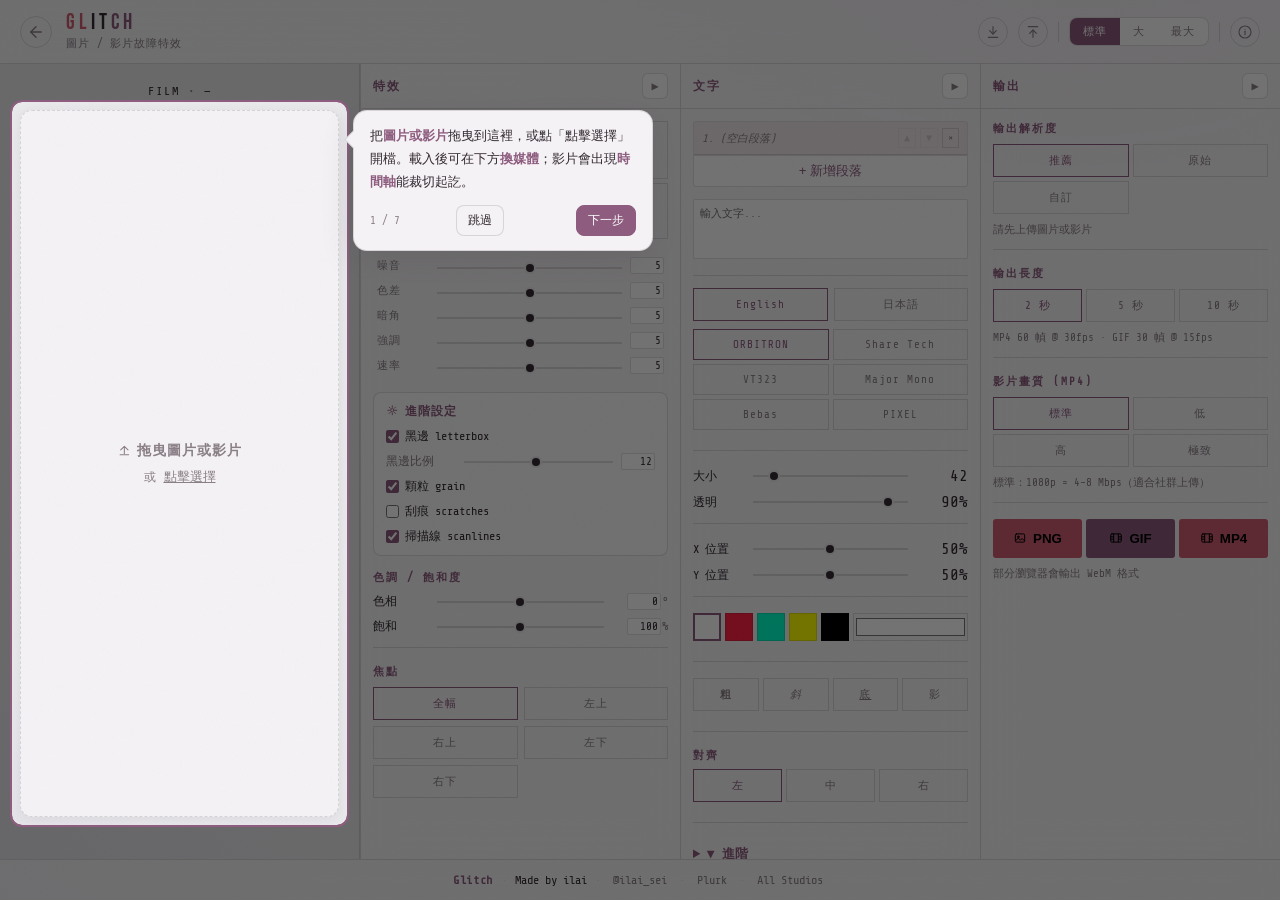
<file: glitch/index.html>
<!DOCTYPE html>
<html lang="zh-Hant">
<head>
  <meta charset="UTF-8">
  <meta name="viewport" content="width=1280">
  <meta name="description" content="Glitch — 圖片與影片故障特效工具,賽博龐克風格濾鏡與動畫。">
  <meta property="og:title" content="Glitch">
  <meta property="og:description" content="圖片與影片故障特效工具,賽博龐克風格濾鏡與動畫。">
  <meta name="twitter:card" content="summary">
  <meta name="twitter:title" content="Glitch">
  <meta name="twitter:description" content="圖片與影片故障特效工具,賽博龐克風格濾鏡與動畫。">
  <title>Glitch</title>
  <link rel="stylesheet" href="index.css">
  <link rel="preconnect" href="https://fonts.googleapis.com">
  <link rel="preconnect" href="https://fonts.gstatic.com" crossorigin>
  <link href="https://fonts.googleapis.com/css2?family=Share+Tech+Mono&family=Bebas+Neue&family=VT323&family=Major+Mono+Display&family=Orbitron:wght@700;900&family=Press+Start+2P&family=Noto+Sans+JP:wght@900&family=Noto+Serif+JP:wght@700&family=M+PLUS+Rounded+1c:wght@700&family=Zen+Maru+Gothic:wght@700&family=Huninn&display=swap" rel="stylesheet">
</head>
<body>
  <!-- Glitch v6.0 -->

  <!-- 手機提示:建議使用電腦瀏覽器(非阻擋) -->
  <div id="desktop-hint" role="note">
    <span><svg class="ic" viewBox="0 0 24 24" fill="none" stroke="currentColor" stroke-width="1.7" stroke-linecap="round" stroke-linejoin="round"><rect x="4" y="6" width="16" height="10" rx="1"/><path d="M2 19h20"/></svg>建議使用電腦瀏覽器開啟以獲得最佳體驗</span>
    <button type="button" id="desktop-hint-close" aria-label="關閉提示">✕</button>
  </div>
  <script>
    (function () {
      var el = document.getElementById("desktop-hint");
      var mobile = (window.matchMedia && matchMedia("(pointer: coarse)").matches) || /Android|iPhone|iPad|iPod|Mobile/i.test(navigator.userAgent);
      if (mobile) el.classList.add("show");
      document.getElementById("desktop-hint-close").addEventListener("click", function () { el.classList.remove("show"); });
    })();
  </script>
  
  <div class="app-wrap">
    <!-- ═ Header ═ -->
    <header class="header">
      <a class="back" href="../" aria-label="回到 Studio 入口"><svg class="ic-back" viewBox="0 0 24 24" width="18" height="18" fill="none" stroke="currentColor" stroke-width="1.8" stroke-linecap="round" stroke-linejoin="round"><path d="M19 12H5"/><path d="M12 19l-7-7 7-7"/></svg></a>
      <div class="logo-block">
        <div class="logo">
          <span class="g1">Gl</span><span class="g2">it</span><span class="g3">ch</span>
        </div>
        <span class="logo-sub">圖片 / 影片故障特效</span>
      </div>

      <div class="header-right">
        <button class="help-btn" id="saveBtn" title="存檔(下載 .json)"><svg viewBox="0 0 24 24" width="16" height="16" fill="none" stroke="currentColor" stroke-width="1.7" stroke-linecap="round" stroke-linejoin="round"><path d="M12 4v11"/><path d="M7 10l5 5 5-5"/><path d="M5 20h14"/></svg></button>
        <button class="help-btn" id="loadBtn" title="讀檔(上傳 .json)"><svg viewBox="0 0 24 24" width="16" height="16" fill="none" stroke="currentColor" stroke-width="1.7" stroke-linecap="round" stroke-linejoin="round"><path d="M12 20V9"/><path d="M7 14l5-5 5 5"/><path d="M5 4h14"/></svg></button>
        <span class="hr-sep"></span>
        <div class="ui-sizes" role="group" aria-label="介面大小">
          <button class="us-btn on" data-size="1.375">標準</button>
          <button class="us-btn" data-size="1.65">大</button>
          <button class="us-btn" data-size="1.95">最大</button>
        </div>
        <span class="hr-sep"></span>
        <button class="help-btn" id="helpBtn" title="使用說明"><svg viewBox="0 0 24 24" width="16" height="16" fill="none" stroke="currentColor" stroke-width="1.7" stroke-linecap="round" stroke-linejoin="round"><circle cx="12" cy="12" r="9"/><path d="M12 11v5"/><path d="M12 8h.01"/></svg></button>
        <input type="file" id="loadFile" accept="application/json,.json" style="display:none;">
      </div>
    </header>

    <!-- ═ Main Layout ═ -->
    <div class="lay">
      <!-- 左：預覽區 -->
      <div class="left-pane">
        <div class="meta">
          <span id="metaFx">FILM</span> • <span id="metaSize">—</span>
        </div>
        <div id="dz" class="dropzone">
          <canvas id="cvs"></canvas>
          <div id="uploadPrompt">
            <p style="margin: 0 0 8px 0; font-weight: 900;"><svg class="ic" viewBox="0 0 24 24" fill="none" stroke="currentColor" stroke-width="1.7" stroke-linecap="round" stroke-linejoin="round"><path d="M12 19V8"/><path d="M6 13l6-6 6 6"/><path d="M5 21h14"/></svg>拖曳圖片或影片</p>
            <p style="margin: 0; font-size: 12px; color: var(--m);">或 <button style="background:none; border:none; color:inherit; cursor:pointer; text-decoration:underline;" id="btnUpload" onclick="$('#fi').click()">點擊選擇</button></p>
          </div>
        </div>

        <!-- 預覽下方常駐控制列 -->
        <div id="previewBar" class="preview-bar">
          <button id="btnReplace" class="pv-btn" style="display:none;"><svg class="ic" viewBox="0 0 24 24" fill="none" stroke="currentColor" stroke-width="1.7" stroke-linecap="round" stroke-linejoin="round"><path d="M20 11a8 8 0 1 0-2.3 5.7"/><path d="M20 5v6h-6"/></svg>換媒體</button>
          <button id="btnPause" class="pv-btn" style="display:none;">⏸ 暫停</button>
        </div>

        <!-- 影片時間軸（只在加載影片時顯示） -->
        <div id="trimBar" class="trim-bar" style="display:none;">
          <div class="trim-labels">
            <span id="trimStartTime" class="trim-start-time">0s</span>
            <span id="trimDur">總長 —</span>
            <span id="trimEndTime" class="trim-end-time">0s</span>
          </div>
          <div class="trim-track">
            <div id="trimRange" class="trim-range"></div>
            <div id="trimStart" class="trim-handle trim-handle-start"></div>
            <div id="trimEnd" class="trim-handle trim-handle-end"></div>
            <div id="trimPlayhead" class="trim-playhead"></div>
          </div>
        </div>

        <!-- 進度條 -->
        <div class="prog-bar" id="progBar" style="display:none;">
          <div id="progFill" class="prog-fill"></div>
          <p id="progText" style="display:none; position:absolute; top:50%; left:50%; transform:translate(-50%, -50%); font-size:11px; font-weight:bold; white-space:nowrap; color:var(--t); margin:0; pointer-events:none;">—</p>
        </div>
      </div>

      <!-- 右：三欄控制面板（特效 / 文字 / 輸出，各自可拖寬 + 收合） -->
      <section class="gcol" id="colFx">
        <div class="gcol-resizer" title="拖曳調整寬度（雙擊重設）"></div>
        <div class="gcol-head">
          <span class="gcol-title">特效</span>
          <span class="gcol-vtitle">特效</span>
          <button class="gcol-collapse" type="button" aria-label="收合 / 展開特效欄">▶</button>
        </div>
        <div class="gcol-body">
          <div class="fx-grid">
            <button class="fx-btn fx-film on" data-fx="film">
              <span class="label">膠卷</span>
              <span class="fx-name">FILM</span>
            </button>
            <button class="fx-btn fx-cyber" data-fx="cyber">
              <span class="label">賽博</span>
              <span class="fx-name">CYBER</span>
            </button>
            <button class="fx-btn fx-retro" data-fx="retro">
              <span class="label">復古</span>
              <span class="fx-name">RETRO</span>
            </button>
            <button class="fx-btn fx-err" data-fx="err">
              <span class="label">故障</span>
              <span class="fx-name">404</span>
            </button>
            <button class="fx-btn fx-cctv" data-fx="cctv">
              <span class="label">監視</span>
              <span class="fx-name">CCTV</span>
            </button>
            <button class="fx-btn fx-hack" data-fx="hack">
              <span class="label">駭客</span>
              <span class="fx-name">HACK</span>
            </button>
          </div>

          <!-- 特效強度 -->
          <table class="fxc-table">
            <tr><td class="label">噪音</td><td><input type="range" id="sNO" min="0" max="10" value="5"></td><td><input type="number" class="num-val" id="vNO" min="0" max="10" step="1" value="5"></td></tr>
            <tr><td class="label">色差</td><td><input type="range" id="sCO" min="0" max="10" value="5"></td><td><input type="number" class="num-val" id="vCO" min="0" max="10" step="1" value="5"></td></tr>
            <tr id="rowDK"><td class="label">暗角</td><td><input type="range" id="sDK" min="0" max="10" value="5"></td><td><input type="number" class="num-val" id="vDK" min="0" max="10" step="1" value="5"></td></tr>
            <tr><td class="label">強調</td><td><input type="range" id="sHU" min="0" max="10" value="5"></td><td><input type="number" class="num-val" id="vHU" min="0" max="10" step="1" value="5"></td></tr>
            <tr><td class="label">速率</td><td><input type="range" id="sSP" min="0" max="10" value="5"></td><td><input type="number" class="num-val" id="vSP" min="0" max="10" step="1" value="5"></td></tr>
          </table>

          <!-- ⚙ 各特效進階設定（動態切換） -->
          <div id="advPanel" class="adv-panel"></div>

          <!-- 色調調整 -->
          <div class="section">
            <h4>色調 / 飽和度</h4>
            <div style="display:grid; grid-template-columns:1fr 3fr 1fr; gap:8px; align-items:center; font-size:12px;">
              <span>色相</span>
              <input type="range" id="sHUE" min="-180" max="180" value="0" style="width:100%;">
              <span class="num-unit"><input type="number" class="num-val" id="vHUE" min="-180" max="180" step="1" value="0"><i>°</i></span>
              <span>飽和</span>
              <input type="range" id="sSAT" min="0" max="200" value="100" style="width:100%;">
              <span class="num-unit"><input type="number" class="num-val" id="vSAT" min="0" max="200" step="1" value="100"><i>%</i></span>
            </div>
          </div>

          <!-- 焦點模式 -->
          <div class="section">
            <h4>焦點</h4>
            <div style="display:grid; grid-template-columns:repeat(2,1fr); gap:6px;">
              <button class="focus-btn on" data-focus="auto">全幅</button>
              <button class="focus-btn" data-focus="tl">左上</button>
              <button class="focus-btn" data-focus="tr">右上</button>
              <button class="focus-btn" data-focus="bl">左下</button>
              <button class="focus-btn" data-focus="br">右下</button>
            </div>
          </div>
        </div>

      </section>

      <!-- 文字欄 -->
      <section class="gcol" id="colTxt">
        <div class="gcol-resizer" title="拖曳調整寬度（雙擊重設）"></div>
        <div class="gcol-head">
          <span class="gcol-title">文字</span>
          <span class="gcol-vtitle">文字</span>
          <button class="gcol-collapse" type="button" aria-label="收合 / 展開文字欄">▶</button>
        </div>
        <div class="gcol-body">
          <!-- 段落清單 -->
          <div style="margin-bottom:12px; border:1px solid var(--b); border-radius:3px; background:var(--surface-2); overflow:hidden;">
            <div id="txtList" style="max-height:140px; overflow-y:auto;"></div>
            <button id="addTxt" style="width:100%; padding:6px 0; background:transparent; color:var(--a2); border:none; cursor:pointer; border-top:1px solid var(--b);">+ 新增段落</button>
          </div>

          <!-- 文字輸入 -->
          <div class="section" style="margin-bottom:12px;">
            <textarea id="txtText" style="width:100%; height:60px; background:var(--b); color:var(--t); border:1px solid var(--b); padding:6px; resize:none; font-family:'Share Tech Mono',monospace; font-size:11px;" placeholder="輸入文字..."></textarea>
          </div>

          <!-- 字型選擇 -->
          <div class="section">
            <div style="display:flex; gap:6px; margin-bottom:8px;">
              <button class="lang-btn on" data-lang="en" style="flex:1;">English</button>
              <button class="lang-btn" data-lang="jp" style="flex:1;">日本語</button>
            </div>
            <div id="fontsEn">
              <div style="display:grid; grid-template-columns:repeat(2,1fr); gap:4px; margin-bottom:8px;">
                <button class="font-btn on" data-font="orbitron">ORBITRON</button>
                <button class="font-btn" data-font="tech">Share Tech</button>
                <button class="font-btn" data-font="vt">VT323</button>
                <button class="font-btn" data-font="major">Major Mono</button>
                <button class="font-btn" data-font="bebas">Bebas</button>
                <button class="font-btn" data-font="pixel">PIXEL</button>
              </div>
            </div>
            <div id="fontsJp" class="hidden">
              <div style="display:grid; grid-template-columns:repeat(2,1fr); gap:4px; margin-bottom:8px;">
                <button class="font-btn" data-font="jp-sans">Noto Sans</button>
                <button class="font-btn" data-font="jp-serif">Noto Serif</button>
                <button class="font-btn" data-font="jp-round">M PLUS</button>
                <button class="font-btn" data-font="jp-maru">Zen Maru</button>
                <button class="font-btn" data-font="huninn">Huninn</button>
                <button class="font-btn" data-font="chenyu">ChenYu</button>
              </div>
            </div>
          </div>

          <!-- 大小 / 不透明度 -->
          <div class="section">
            <div style="display:grid; grid-template-columns:1fr 3fr 1fr; gap:8px; align-items:center; margin-bottom:8px;">
              <span style="font-size:12px;">大小</span>
              <input type="range" id="txtSize" min="12" max="300" value="42" style="width:100%;">
              <span id="vTxtSize" style="text-align:right;">42</span>
            </div>
            <div style="display:grid; grid-template-columns:1fr 3fr 1fr; gap:8px; align-items:center;">
              <span style="font-size:12px;">透明</span>
              <input type="range" id="txtOpacity" min="0" max="100" value="90" style="width:100%;">
              <span id="vTxtOpacity" style="text-align:right;">90%</span>
            </div>
          </div>

          <!-- 位置 -->
          <div class="section">
            <div style="display:grid; grid-template-columns:1fr 3fr 1fr; gap:8px; align-items:center; margin-bottom:8px;">
              <span style="font-size:12px;">X 位置</span>
              <input type="range" id="txtX" min="0" max="100" value="50" style="width:100%;">
              <span id="vTxtX" style="text-align:right;">50%</span>
            </div>
            <div style="display:grid; grid-template-columns:1fr 3fr 1fr; gap:8px; align-items:center;">
              <span style="font-size:12px;">Y 位置</span>
              <input type="range" id="txtY" min="0" max="100" value="50" style="width:100%;">
              <span id="vTxtY" style="text-align:right;">50%</span>
            </div>
          </div>

          <!-- 顏色 -->
          <div class="section">
            <div style="display:flex; gap:4px; margin-bottom:8px;">
              <div class="sw on" data-color="#ffffff" style="background:#fff; border:2px solid var(--a2);"></div>
              <div class="sw" data-color="#ff2244" style="background:#ff2244;"></div>
              <div class="sw" data-color="#00ffcc" style="background:#00ffcc;"></div>
              <div class="sw" data-color="#ffff00" style="background:#ffff00;"></div>
              <div class="sw" data-color="#000000" style="background:#000;"></div>
              <input type="color" id="txtColor" value="#ffffff" style="flex:1; min-height:28px; cursor:pointer;">
            </div>
          </div>

          <!-- 文字樣式 -->
          <div class="section">
            <div style="display:grid; grid-template-columns:repeat(4,1fr); gap:4px; margin-bottom:8px;">
              <button class="style-btn" data-style="bold" style="border-color:var(--b);">粗</button>
              <button class="style-btn" data-style="italic" style="border-color:var(--b);">斜</button>
              <button class="style-btn" data-style="underline" style="border-color:var(--b);">底</button>
              <button class="style-btn" data-style="shadow" style="border-color:var(--b);">影</button>
            </div>
          </div>

          <!-- 對齊 -->
          <div class="section">
            <h4 style="margin:0 0 6px 0;">對齊</h4>
            <div id="alignH" style="display:grid; grid-template-columns:repeat(3,1fr); gap:4px; margin-bottom:8px;">
              <button class="align-btn on" data-align="left">左</button>
              <button class="align-btn" data-align="center">中</button>
              <button class="align-btn" data-align="right">右</button>
            </div>
            <div id="alignV" class="hidden" style="display:none; grid-template-columns:repeat(3,1fr); gap:4px; margin-bottom:8px;">
              <button class="valign-btn on" data-valign="top">頂</button>
              <button class="valign-btn" data-valign="middle">中</button>
              <button class="valign-btn" data-valign="bottom">底</button>
            </div>
          </div>

          <!-- 進階選項 -->
          <details style="margin-bottom:12px;">
            <summary style="cursor:pointer; font-weight:bold; color:var(--a2); font-size:13px;">▼ 進階</summary>
            <div style="padding:12px 0; font-size:12px;">
              <div style="margin-bottom:8px;">
                <label style="display:block; margin-bottom:4px;">行距</label>
                <input type="range" id="txtLineH" min="50" max="300" value="120" style="width:100%;">
                <span id="vTxtLineH">1.2</span>
              </div>
              <div style="margin-bottom:8px;">
                <label style="display:block; margin-bottom:4px;">字距</label>
                <input type="range" id="txtLetterSp" min="-10" max="30" value="0" style="width:100%;">
                <span id="vTxtLetterSp">0</span>
              </div>
              <div style="margin-bottom:8px;">
                <label style="display:block; margin-bottom:4px;">旋轉</label>
                <input type="range" id="txtRotate" min="-180" max="180" value="0" style="width:100%;">
                <span id="vTxtRotate">0°</span>
              </div>
              <div style="margin-bottom:8px;">
                <label style="display:block; margin-bottom:4px;">描邊</label>
                <input type="range" id="txtStroke" min="0" max="50" value="0" style="width:100%;">
                <span id="vTxtStroke">0%</span>
              </div>
              <div style="margin-bottom:8px;">
                <label style="display:block; margin-bottom:4px;"><input type="checkbox" id="bgEnableToggle" style="margin-right:4px;">背景色塊</label>
                <div style="margin-left:20px; display:grid; grid-template-columns:1fr 1fr; gap:4px;">
                  <input type="color" id="txtBgColor" value="#000000" style="height:26px;">
                  <div style="display:flex; gap:4px;"><span style="min-width:40px;">不透明</span><input type="range" id="txtBgOpacity" min="0" max="100" value="60" style="flex:1;"><span id="vTxtBgOpacity" style="min-width:30px;">60%</span></div>
                  <span style="font-size:11px;">墊邊距</span>
                  <div style="display:flex; gap:4px;"><input type="range" id="txtBgPad" min="0" max="50" value="10" style="flex:1;"><span id="vTxtBgPad" style="min-width:30px;">10</span></div>
                </div>
              </div>
              <div style="margin-bottom:8px;"><label style="display:block; margin-bottom:4px;"><input type="checkbox" id="glowToggle" style="margin-right:4px;">外光</label><input type="range" id="txtGlow" min="0" max="40" value="15" style="width:100%;"><span id="vTxtGlow">15</span></div>
              <div style="margin-bottom:8px;"><label style="display:block; margin-bottom:4px;"><input type="checkbox" id="borderToggle" style="margin-right:4px;">外框</label><input type="range" id="txtBorderW" min="1" max="10" value="2" style="width:100%;"><span id="vTxtBorderW">2px</span></div>
              <div style="margin-bottom:8px;"><label style="display:block; margin-bottom:4px;"><input type="checkbox" id="verticalToggle" style="margin-right:4px;">垂直書寫</label></div>
              <div style="margin-bottom:8px;"><label style="display:block; margin-bottom:4px;">動畫效果</label><div style="display:grid; grid-template-columns:1fr 1fr; gap:4px;"><button class="effect-btn on" data-effect="none">無</button><button class="effect-btn" data-effect="flicker">閃爍</button><button class="effect-btn" data-effect="rgb">RGB</button><button class="effect-btn" data-effect="type">打字機</button></div></div>
            </div>
          </details>
        </div>

      </section>

      <!-- 輸出欄 -->
      <section class="gcol" id="colOut">
        <div class="gcol-resizer" title="拖曳調整寬度（雙擊重設）"></div>
        <div class="gcol-head">
          <span class="gcol-title">輸出</span>
          <span class="gcol-vtitle">輸出</span>
          <button class="gcol-collapse" type="button" aria-label="收合 / 展開輸出欄">▶</button>
        </div>
        <div class="gcol-body">
          <input type="file" id="fi" accept="image/*,video/*" style="display:none;">

          <div class="section">
            <h4>輸出解析度</h4>
            <div style="display:grid; grid-template-columns:1fr 1fr; gap:4px; margin-bottom:8px;">
              <button class="res-btn on" data-res="recommended">推薦</button>
              <button class="res-btn" data-res="original">原始</button>
              <button class="res-btn" data-res="custom">自訂</button>
            </div>
            <div id="customWidthRow" style="display:none; align-items:center; gap:8px; margin-bottom:8px; font-size:12px;">
              <span>寬度</span>
              <input type="number" id="customWidth" min="320" max="4000" value="1080" style="flex:1; padding:4px; background:var(--b); color:var(--t); border:1px solid var(--b); border-radius:2px;">
              <span id="vCustomWidth">1080</span>px
            </div>
            <p id="resInfo" style="margin:0; font-size:11px; color:var(--m);">請先上傳圖片或影片</p>
          </div>

          <div id="durSection" class="section">
            <h4>輸出長度</h4>
            <div style="display:grid; grid-template-columns:1fr 1fr 1fr; gap:4px; margin-bottom:8px;">
              <button class="dur-btn on" data-d="2">2 秒</button>
              <button class="dur-btn" data-d="5">5 秒</button>
              <button class="dur-btn" data-d="10">10 秒</button>
            </div>
            <p id="frameInfo" style="margin:0; font-size:11px; color:var(--m);">MP4 60 幀 @ 30fps · GIF 30 幀 @ 15fps</p>
          </div>

          <div class="section">
            <h4>影片畫質 (MP4)</h4>
            <div style="display:grid; grid-template-columns:1fr 1fr; gap:4px; margin-bottom:8px;">
              <button class="qual-btn on" data-qual="standard">標準</button>
              <button class="qual-btn" data-qual="low">低</button>
              <button class="qual-btn" data-qual="high">高</button>
              <button class="qual-btn" data-qual="ultra">極致</button>
            </div>
            <p id="qualInfo" style="margin:0; font-size:11px; color:var(--m);">標準：1080p ≈ 4–8 Mbps（適合社群上傳）</p>
          </div>

          <div class="section">
            <div style="display:grid; grid-template-columns:1fr 1fr 1fr; gap:4px;">
              <button id="btnPng" disabled style="padding:12px; background:var(--a); color:#000; font-weight:bold; border:none; cursor:pointer; border-radius:3px;"><svg class="ic" viewBox="0 0 24 24" fill="none" stroke="currentColor" stroke-width="1.7" stroke-linecap="round" stroke-linejoin="round"><rect x="4" y="5" width="16" height="14" rx="2"/><circle cx="9" cy="10" r="1.5"/><path d="M5 16l4-3.5 3.5 3 3-2.5L19 16"/></svg>PNG</button>
              <button id="btnGif" disabled style="padding:12px; background:var(--a2); color:#000; font-weight:bold; border:none; cursor:pointer; border-radius:3px;"><svg class="ic" viewBox="0 0 24 24" fill="none" stroke="currentColor" stroke-width="1.7" stroke-linecap="round" stroke-linejoin="round"><rect x="3" y="5" width="18" height="14" rx="2"/><path d="M8 5v14M16 5v14M3 10h5M3 14h5M16 10h5M16 14h5"/></svg>GIF</button>
              <button id="btnMp4" disabled style="padding:12px; background:var(--a); color:#000; font-weight:bold; border:none; cursor:pointer; border-radius:3px;"><svg class="ic" viewBox="0 0 24 24" fill="none" stroke="currentColor" stroke-width="1.7" stroke-linecap="round" stroke-linejoin="round"><rect x="3" y="5" width="18" height="14" rx="2"/><path d="M8 5v14M16 5v14M3 10h5M3 14h5M16 10h5M16 14h5"/></svg><span id="btnMp4Label">MP4</span></button>
            </div>
            <p id="mp4Note" style="margin:8px 0 0 0; font-size:11px; color:var(--m);">部分瀏覽器會輸出 WebM 格式</p>
          </div>
        </div>
      </section>
    </div>

    <!-- ═ Footer ═ -->
    <footer class="site-footer">
      <span class="footer-tool-name">Glitch</span>
      <span class="footer-divider" aria-hidden="true">·</span>
      <span class="footer-author">Made by ilai</span>
      <span class="footer-divider" aria-hidden="true">·</span>
      <a href="https://www.threads.com/@ilai_sei" target="_blank" rel="noopener noreferrer" aria-label="作者的 Threads 帳號 ilai_sei(個人/工具,新分頁開啟)">@ilai_sei</a>
      <span class="footer-divider" aria-hidden="true">·</span>
      <a href="https://www.plurk.com/ilai_sei" target="_blank" rel="noopener noreferrer" aria-label="作者的 Plurk 帳號 @ilai_sei(新分頁開啟)">Plurk</a>
      <span class="footer-divider" aria-hidden="true">·</span>
      <a href="../" aria-label="回到 ilai's Studios 入口">All Studios</a>
    </footer>
  </div>

  <!-- ═ Coach-mark Tour ═ -->
  <div id="tour" class="tour hidden"><div id="tourSpot" class="tour-spot"></div><div id="tourBubble" class="tour-bubble"><p class="tour-text"></p><div class="tour-foot"><span class="tour-step" id="tourStepNo"></span><span class="tour-btns"><button class="tour-btn" id="tourSkip">跳過</button><button class="tour-btn" id="tourPrev">上一步</button><button class="tour-btn primary" id="tourNext">下一步</button></span></div></div></div>

  <script src="gif.js"></script>
  <script src="index.js"></script>
  <script>
  (function(){var KEY='glitch-seen-guide';var TOUR=[
    {sel:'#dz',pos:'right',text:'把<b>圖片或影片</b>拖曳到這裡，或點「點擊選擇」開檔。載入後可在下方<b>換媒體</b>；影片會出現<b>時間軸</b>能裁切起訖。'},
    {sel:'.fx-grid',pos:'left',text:'挑選故障<b>特效風格</b>：膠卷 / 賽博 / 復古 / 故障 404 / 監視 CCTV / 駭客。'},
    {sel:'.fxc-table',pos:'left',text:'滑桿調整<b>噪音、色差、暗角、強調、速率</b>；下方還有每種特效專屬的<b>進階設定</b>與色調 / 焦點。'},
    {sel:'#colTxt',pos:'left',text:'<b>文字</b>欄可疊加多段文字，設定字型、顏色、位置、樣式與<b>動畫效果</b>（閃爍 / RGB / 打字機）。'},
    {sel:'#colOut',pos:'left',text:'<b>輸出</b>欄設定解析度、動畫長度與 MP4 畫質。三欄可各自拖曳調寬或收合。'},
    {sel:'#btnPng',pos:'top',text:'最後按 <b>PNG</b>（靜態圖）、<b>GIF</b> 或 <b>MP4</b> 匯出成品（部分瀏覽器會輸出 WebM）。'},
    {sel:'#helpBtn',pos:'bottom',text:'隨時點這顆按鈕可<b>重看導覽</b>。開始玩吧！'}
  ];
  var tour=document.getElementById('tour');if(!tour)return;var spot=document.getElementById('tourSpot'),bub=document.getElementById('tourBubble'),idx=0;
  function show(){var s=TOUR[idx],el=document.querySelector(s.sel);if(!el){if(idx<TOUR.length-1){idx++;return show();}return end();}var r=el.getBoundingClientRect(),pad=8;spot.style.left=(r.left-pad)+'px';spot.style.top=(r.top-pad)+'px';spot.style.width=(r.width+pad*2)+'px';spot.style.height=(r.height+pad*2)+'px';bub.querySelector('.tour-text').innerHTML=s.text;document.getElementById('tourStepNo').textContent=(idx+1)+' / '+TOUR.length;document.getElementById('tourPrev').style.visibility=idx?'visible':'hidden';document.getElementById('tourNext').textContent=idx===TOUR.length-1?'完成':'下一步';tour.classList.remove('hidden');pos(r,s.pos);}
  function pos(r,p){bub.style.left='-9999px';bub.style.top='0px';var bw=bub.offsetWidth,bh=bub.offsetHeight,gap=14,vw=innerWidth,vh=innerHeight,left,top,arrow;if(p==='right'){left=r.right+gap;top=r.top;arrow='left';}else if(p==='left'){left=r.left-gap-bw;top=r.top;arrow='right';}else if(p==='top'){left=r.left;top=r.top-gap-bh;arrow='bottom';}else{left=r.left;top=r.bottom+gap;arrow='top';}left=Math.max(12,Math.min(left,vw-bw-12));top=Math.max(12,Math.min(top,vh-bh-12));bub.style.left=left+'px';bub.style.top=top+'px';bub.dataset.arrow=arrow;}
  function start(){idx=0;requestAnimationFrame(function(){requestAnimationFrame(show);});}
  function end(){tour.classList.add('hidden');try{localStorage.setItem(KEY,'1');}catch(e){}}
  function next(){if(idx<TOUR.length-1){idx++;show();}else end();}function prev(){if(idx>0){idx--;show();}}
  var hb=document.getElementById('helpBtn');if(hb)hb.onclick=start;document.getElementById('tourSkip').onclick=end;document.getElementById('tourPrev').onclick=prev;document.getElementById('tourNext').onclick=next;
  tour.onclick=function(e){if(e.target.id==='tour')next();};
  document.addEventListener('keydown',function(e){if(tour.classList.contains('hidden'))return;if(e.key==='Escape')end();else if(e.key==='ArrowRight'||e.key==='Enter')next();else if(e.key==='ArrowLeft')prev();});
  window.addEventListener('resize',function(){if(!tour.classList.contains('hidden'))show();});
  try{if(!localStorage.getItem(KEY))setTimeout(start,400);}catch(e){}})();
  </script>
</body>
</html>
</file>
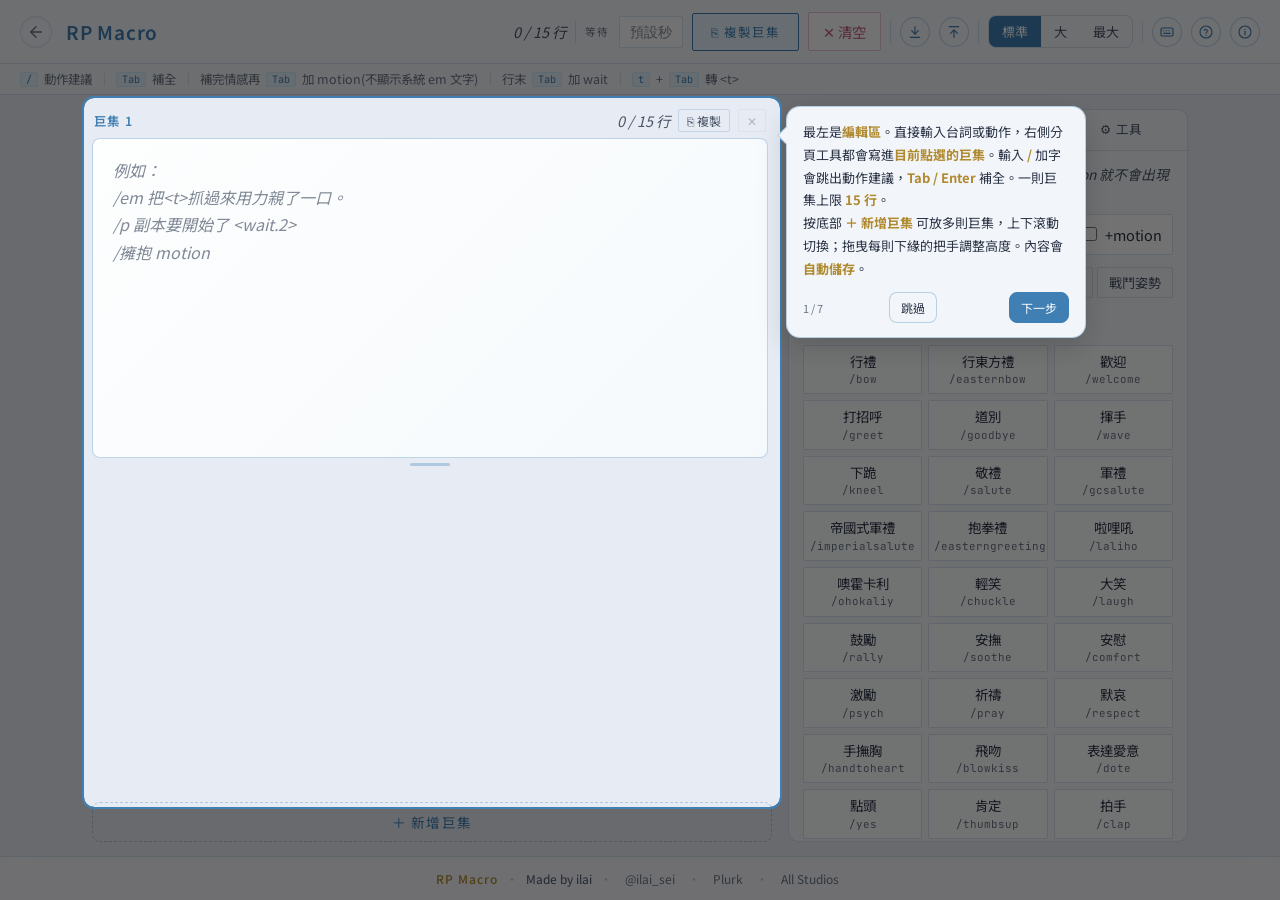
<file: macro/index.html>
<!DOCTYPE html>
<html lang="zh-Hant">
<head>
<meta charset="UTF-8" />
<meta name="viewport" content="width=1280" />
<meta name="description" content="RP Macro — 為 FFXIV 角色扮演者打造的巨集編輯工具:動作補全、頻道指令、wait 標籤。">
<meta property="og:title" content="RP Macro">
<meta property="og:description" content="為 FFXIV 角色扮演者打造的巨集編輯工具。">
<meta name="twitter:card" content="summary">
<meta name="twitter:title" content="RP Macro">
<meta name="twitter:description" content="為 FFXIV 角色扮演者打造的巨集編輯工具。">
<title>RP Macro</title>
<link rel="preconnect" href="https://fonts.googleapis.com">
<link rel="preconnect" href="https://fonts.gstatic.com" crossorigin>
<link href="https://fonts.googleapis.com/css2?family=Noto+Sans+TC:wght@400;500;600;700&family=JetBrains+Mono:wght@400;500;600&display=swap" rel="stylesheet">
<link rel="stylesheet" href="index.css">
</head>
<body>

<!-- 手機提示:建議使用電腦瀏覽器(非阻擋) -->
<div id="desktop-hint" role="note">
  <span><svg class="ic" viewBox="0 0 24 24" fill="none" stroke="currentColor" stroke-width="1.7" stroke-linecap="round" stroke-linejoin="round"><rect x="4" y="6" width="16" height="10" rx="1"/><path d="M2 19h20"/></svg>建議使用電腦瀏覽器開啟以獲得最佳體驗</span>
  <button type="button" id="desktop-hint-close" aria-label="關閉提示">✕</button>
</div>
<script>
  (function () {
    var el = document.getElementById("desktop-hint");
    var mobile = (window.matchMedia && matchMedia("(pointer: coarse)").matches) || /Android|iPhone|iPad|iPod|Mobile/i.test(navigator.userAgent);
    if (mobile) el.classList.add("show");
    document.getElementById("desktop-hint-close").addEventListener("click", function () { el.classList.remove("show"); });
  })();
</script>

<div class="app">

  <!-- 頂列:單行工具列(標題 · 行數 · wait 預設 · 複製 · 清空 · 存讀 · 介面 · 說明 · ℹ)-->
  <header class="topbar">
    <a class="back" href="../" aria-label="回到 Studio 入口"><svg class="ic-back" viewBox="0 0 24 24" width="18" height="18" fill="none" stroke="currentColor" stroke-width="1.8" stroke-linecap="round" stroke-linejoin="round"><path d="M19 12H5"/><path d="M12 19l-7-7 7-7"/></svg></a>
    <div class="logo-block">
      <h1 class="logo-main">RP Macro</h1>
      <span class="logo-sub">為 FF14 角色扮演而生的巨集工具</span>
    </div>

    <span class="tb-spacer"></span>

    <span class="line-count tb-count" id="lineCount">0 / 15 行</span>
    <span class="tb-sep"></span>

    <span class="hr-label">等待</span>
    <input type="text" class="wait-input tb-wait" id="waitCustom" placeholder="預設秒" inputmode="decimal" title="預設等待秒數（行末按 Tab / 每行末加 wait 會用到）" />

    <button class="chip primary" id="copyBtn">⎘ 複製巨集</button>
    <button class="chip danger" id="clearBtn">✕ 清空</button>
    <span class="tb-sep"></span>

    <button class="help-btn" id="saveBtn" type="button" aria-label="存檔" title="存檔(下載 .json)"><svg viewBox="0 0 24 24" width="16" height="16" fill="none" stroke="currentColor" stroke-width="1.7" stroke-linecap="round" stroke-linejoin="round"><path d="M12 4v11"/><path d="M7 10l5 5 5-5"/><path d="M5 20h14"/></svg></button>
    <button class="help-btn" id="loadBtn" type="button" aria-label="讀檔" title="讀檔(上傳 .json)"><svg viewBox="0 0 24 24" width="16" height="16" fill="none" stroke="currentColor" stroke-width="1.7" stroke-linecap="round" stroke-linejoin="round"><path d="M12 20V9"/><path d="M7 14l5-5 5 5"/><path d="M5 4h14"/></svg></button>
    <input type="file" id="loadFile" accept="application/json,.json" hidden>
    <span class="tb-sep"></span>

    <div class="ui-scale-switch" id="uiScaleSwitch" role="group" aria-label="介面大小">
      <button class="ui-scale-btn active" data-scale="default">標準</button>
      <button class="ui-scale-btn" data-scale="large">大</button>
      <button class="ui-scale-btn" data-scale="xlarge">最大</button>
    </div>
    <span class="tb-sep"></span>

    <button class="help-btn" id="hotkeyBtn" type="button" aria-label="快捷鍵說明" title="快捷鍵說明"><svg viewBox="0 0 24 24" width="16" height="16" fill="none" stroke="currentColor" stroke-width="1.7" stroke-linecap="round" stroke-linejoin="round"><rect x="3" y="6" width="18" height="12" rx="2"/><path d="M7 10h.01M11 10h.01M15 10h.01M7 14h10"/></svg></button>
    <button class="help-btn" id="helpBtn" type="button" aria-label="使用導覽" title="使用導覽"><svg viewBox="0 0 24 24" width="16" height="16" fill="none" stroke="currentColor" stroke-width="1.7" stroke-linecap="round" stroke-linejoin="round"><circle cx="12" cy="12" r="9"/><path d="M9.5 9.2a2.5 2.5 0 0 1 4.5 1.5c0 1.5-2 2-2 3.1"/><path d="M12 17h.01"/></svg></button>
    <button class="help-btn" id="infoBtn" type="button" aria-label="關於 / 其他工具" title="關於 / 其他工具"><svg viewBox="0 0 24 24" width="16" height="16" fill="none" stroke="currentColor" stroke-width="1.7" stroke-linecap="round" stroke-linejoin="round"><circle cx="12" cy="12" r="9"/><path d="M12 11v5"/><path d="M12 8h.01"/></svg></button>
  </header>

  <!-- 常駐迷你提示列 -->
  <div class="hintbar">
    <kbd>/</kbd> 動作建議<span class="sep">｜</span>
    <kbd>Tab</kbd> 補全<span class="sep">｜</span>
    補完情感再 <kbd>Tab</kbd> 加 motion(不顯示系統 em 文字)<span class="sep">｜</span>
    行末 <kbd>Tab</kbd> 加 wait<span class="sep">｜</span>
    <kbd>t</kbd>+<kbd>Tab</kbd> 轉 &lt;t&gt;
  </div>

  <!-- 主區:左編輯 / 右分頁工具 -->
  <main class="main">

    <!-- 左:編輯區 -->
    <div class="editor-pane">
      <!-- 多則巨集欄位:由 JS 動態產生,上下滾動切換,底部把手拖曳調整高度 -->
      <div class="editor-list" id="editorList"></div>
      <button class="editor-add" id="addEditorBtn" type="button">＋ 新增巨集</button>
    </div>

    <!-- 右:分頁工具欄 -->
    <aside class="rightpanel">
      <div class="tab-bar" id="tabBar" role="tablist">
        <button class="tab-btn active" type="button" data-tab="emote">♥ 情感動作</button>
        <button class="tab-btn" type="button" data-tab="channel">◆ 頻道</button>
        <button class="tab-btn" type="button" data-tab="tools">⚙ 工具</button>
      </div>
      <div class="tab-panels">

        <!-- 情感動作 -->
        <section class="tab-panel active" data-panel="emote" id="sideEmote">
          <div class="emote-top">
            <p class="emote-floater-desc">點擊動作 → 在游標處插入獨立一行；加 motion 就不會出現系統預設的 em 文字</p>
            <div class="emote-search-row">
              <input type="text" class="emote-search" id="emoteSearch" placeholder="搜尋動作..." />
              <label class="motion-toggle" id="motionToggle">
                <input type="checkbox" id="motionCheck" />
                <span>+motion</span>
              </label>
            </div>
            <div class="cat-tabs" id="catTabs"></div>
          </div>
          <div class="emote-grid" id="emoteGrid"></div>
        </section>

        <!-- 頻道 -->
        <section class="tab-panel" data-panel="channel">
          <div class="panel-pad" id="channelTool">
            <label class="oneclick-toggle" id="oneClickToggle">
              <input type="checkbox" id="oneClickCheck" />
              <span>一鍵套用（套用到每一行）</span>
            </label>
            <div class="scope-indicator global" id="scopeIndicator" hidden>
              <span class="scope-icon">◇</span>
              <span id="scopeText">未選取 — 變動將套用至所有行</span>
            </div>
            <div class="channel-grid" id="channelGrid"></div>
            <div class="channel-unify-row">
              <button class="chip danger" id="clearAllChannels" title="移除任何頻道前綴,保留動作">✕ 清空頻道</button>
            </div>
          </div>
        </section>

        <!-- 工具:等待 / 小工具 / 自訂圖標 -->
        <section class="tab-panel" data-panel="tools" id="sideTools">
          <div class="panel-pad">

            <!-- 等待 -->
            <div class="tool-group">
              <div class="tool-group-label">⏱ 等待 ＜wait.X＞</div>
              <div class="wait-num-row" id="waitNumRow">
                <button class="wait-num" data-secs="1">1</button>
                <button class="wait-num" data-secs="2">2</button>
                <button class="wait-num" data-secs="3">3</button>
                <button class="wait-num" data-secs="4">4</button>
                <button class="wait-num" data-secs="5">5</button>
                <button class="wait-num" data-secs="6">6</button>
                <button class="wait-num" data-secs="7">7</button>
                <button class="wait-num" data-secs="8">8</button>
                <button class="wait-num" data-secs="9">9</button>
                <button class="wait-num" data-secs="10">10</button>
              </div>
              <div class="wait-actions">
                <button class="chip violet" id="applyBatchWait">↳ 每行末加 &lt;wait.<span id="batchSecLabel">2</span>&gt;</button>
                <button class="chip danger" id="clearAllWait">✕ 清空所有 &lt;wait.X&gt;</button>
              </div>
            </div>

            <!-- 小工具 -->
            <div class="tool-group">
              <div class="tool-group-label">⚙ 小工具</div>
              <div class="mini-tools">
                <div class="mini-tools-grid" id="miniToolsGrid">
                  <!-- 由 JS 動態渲染 -->
                </div>
                <div class="mini-tool-form" id="miniToolForm">
                  <!-- 展開時的填空欄位 -->
                </div>
              </div>
            </div>

            <!-- 自訂圖標 /micon -->
            <div class="tool-group">
              <div class="tool-group-label">✦ 自訂圖標 /micon</div>
              <div class="micon-row">
                <label class="micon-toggle">
                  <input type="checkbox" id="miconCheck" />
                  <span>自訂圖標</span>
                </label>
                <input type="text" class="micon-name" id="miconName" placeholder="圖標名稱（如：擁抱、絕望之歌）" disabled />
                <select class="micon-type" id="miconType" disabled>
                  <option value="" disabled selected>選擇類型（必填）</option>
                  <option value="action">技能 / action</option>
                  <option value="blueaction">青魔法技能 / blueaction</option>
                  <option value="pvpaction">對戰技能 / pvpaction</option>
                  <option value="general">共通技能 / general</option>
                  <option value="emote">情感動作 / emote</option>
                  <option value="buddy">搭檔 / buddy</option>
                  <option value="pet">召喚獸 / pet</option>
                  <option value="minion">寵物 / minion</option>
                  <option value="mount">坐騎 / mount</option>
                  <option value="item">道具 / item</option>
                  <option value="marking">標記 / marking</option>
                  <option value="waymark">場景標記 / waymark</option>
                  <option value="gearset">套裝 / gearset</option>
                  <option value="classjob">職業 / classjob</option>
                </select>
              </div>
            </div>

          </div>
        </section>

      </div>
    </aside>
  </main>

  <!-- 站尾低調列 -->
  <footer class="site-footer">
    <span class="footer-tool-name">RP Macro</span>
    <span class="footer-divider" aria-hidden="true">·</span>
    <span class="footer-author">Made by ilai</span>
    <span class="footer-divider" aria-hidden="true">·</span>
    <a href="https://www.threads.com/@ilai_sei" target="_blank" rel="noopener noreferrer" aria-label="作者的 Threads 帳號 ilai_sei(個人/工具,新分頁開啟)">@ilai_sei</a>
    <span class="footer-divider" aria-hidden="true">·</span>
    <a href="https://www.plurk.com/ilai_sei" target="_blank" rel="noopener noreferrer" aria-label="作者的 Plurk 帳號 @ilai_sei(新分頁開啟)">Plurk</a>
    <span class="footer-divider" aria-hidden="true">·</span>
    <a href="../" aria-label="回到 ilai's Studios 入口">All Studios</a>
  </footer>
</div>

<div class="toast" id="toast">已複製到剪貼簿</div>

<!-- 快捷鍵 dialog -->
<dialog class="about-dialog hotkey-dialog" id="hotkeyDialog">
  <form method="dialog" class="about-form">
    <button class="about-close" type="submit" value="cancel" aria-label="關閉">×</button>
    <h2 class="about-title">快捷鍵說明</h2>
    <div class="hotkey-list">
      <div class="hotkey-item">
        <span class="hotkey-keys"><kbd>/</kbd> + 字</span>
        <span class="hotkey-desc">跳出動作建議；<kbd>Tab</kbd> / <kbd>Enter</kbd> 補全；<kbd>↑↓</kbd> 切換。動作一律獨立一行</span>
      </div>
      <div class="hotkey-item">
        <span class="hotkey-keys">補全情感動作後再按 <kbd>Tab</kbd></span>
        <span class="hotkey-desc">在動作後加 <code>motion</code>（不會出現系統預設的 em 文字），再按一次加 <code>&lt;wait.X&gt;</code>；<kbd>Backspace</kbd> 一次刪掉 motion</span>
      </div>
      <div class="hotkey-item">
        <span class="hotkey-keys">行末按 <kbd>Tab</kbd></span>
        <span class="hotkey-desc">加上 <code>&lt;wait.X&gt;</code>（X 為等待工具選擇的秒數）</span>
      </div>
      <div class="hotkey-item">
        <span class="hotkey-keys"><kbd>t</kbd> + <kbd>Tab</kbd></span>
        <span class="hotkey-desc">直接轉成 <code>&lt;t&gt;</code>（會替換為當前目標名稱）</span>
      </div>
      <div class="hotkey-item">
        <span class="hotkey-keys"><kbd>Enter</kbd> 換行</span>
        <span class="hotkey-desc">含頻道的行（如 <code>/s 早安</code>）會自動繼承頻道；<kbd>Backspace</kbd> 一次刪除前綴</span>
      </div>
    </div>
  </form>
</dialog>

<!-- 關於 dialog -->
<dialog class="about-dialog" id="aboutDialog">
  <form method="dialog" class="about-form">
    <button class="about-close" type="submit" value="cancel" aria-label="關閉">×</button>

    <h2 class="about-title">其他工具</h2>
    <div class="about-tools">
      <a class="about-tool" href="../glitch/" aria-label="開啟 Glitch - 圖片與影片故障特效工具">
        <span class="about-tool-icon" aria-hidden="true"><svg class="ic" style="margin:0" viewBox="0 0 24 24" fill="none" stroke="currentColor" stroke-width="1.7" stroke-linecap="round" stroke-linejoin="round"><path d="M13 2 4 14h7l-1 8 9-12h-7z"/></svg></span>
        <span class="about-tool-name">Glitch</span>
        <span class="about-tool-arrow" aria-hidden="true">→</span>
      </a>
      <a class="about-tool" href="../visual-novel-simple/" aria-label="開啟 Visual Novel Simple - 視覺小說快速截圖工具">
        <span class="about-tool-icon" aria-hidden="true"><svg class="ic" style="margin:0" viewBox="0 0 24 24" fill="none" stroke="currentColor" stroke-width="1.7" stroke-linecap="round" stroke-linejoin="round"><path d="M12 6c-1.8-1.2-4-1.5-6-1.2v12c2-.3 4.2 0 6 1.2 1.8-1.2 4-1.5 6-1.2v-12c-2-.3-4.2 0-6 1.2z"/><path d="M12 6v12"/></svg></span>
        <span class="about-tool-name">Visual Novel Simple</span>
        <span class="about-tool-arrow" aria-hidden="true">→</span>
      </a>
      <div class="about-tool about-tool-current" aria-current="page">
        <span class="about-tool-icon" aria-hidden="true"><svg class="ic" style="margin:0" viewBox="0 0 24 24" fill="none" stroke="currentColor" stroke-width="1.7" stroke-linecap="round" stroke-linejoin="round"><rect x="3" y="7" width="18" height="11" rx="2"/><path d="M7 11h.01M11 11h.01M15 11h.01M7 14.5h10"/></svg></span>
        <span class="about-tool-name">RP Macro</span>
        <span class="about-tool-badge">使用中</span>
      </div>
    </div>
  </form>
</dialog>

<!-- 引導導覽 (coach-mark tour) -->
<div id="tour" class="tour hidden"><div id="tourSpot" class="tour-spot"></div><div id="tourBubble" class="tour-bubble"><p class="tour-text"></p><div class="tour-foot"><span class="tour-step" id="tourStepNo"></span><span class="tour-btns"><button class="tour-btn" id="tourSkip">跳過</button><button class="tour-btn" id="tourPrev">上一步</button><button class="tour-btn primary" id="tourNext">下一步</button></span></div></div></div>

<script>
  // About dialog 開啟(ℹ)/ backdrop 點擊關閉
  (function () {
    var dlg = document.getElementById("aboutDialog");
    var btn = document.getElementById("infoBtn");
    if (!dlg || !btn) return;
    btn.addEventListener("click", function () { dlg.showModal(); });
    dlg.addEventListener("click", function (e) {
      if (e.target === dlg) dlg.close();
    });
  })();

  // 右欄分頁切換(情感動作 / 頻道 / 工具)
  (function () {
    var bar = document.getElementById("tabBar");
    if (!bar) return;
    var btns = bar.querySelectorAll(".tab-btn");
    var panels = document.querySelectorAll(".tab-panel");
    bar.addEventListener("click", function (e) {
      var b = e.target.closest(".tab-btn");
      if (!b) return;
      var key = b.dataset.tab;
      btns.forEach(function (x) { x.classList.toggle("active", x === b); });
      panels.forEach(function (p) { p.classList.toggle("active", p.dataset.panel === key); });
    });
  })();

  // 引導導覽 (coach-mark tour):i 按鈕啟動 / 首次造訪自動顯示
  (function(){var KEY='macro-seen-guide';var TOUR=[
    {sel:'#editorList',pos:'right',text:'最左是<b>編輯區</b>。直接輸入台詞或動作，右側分頁工具都會寫進<b>目前點選的巨集</b>。輸入 <b>/</b> 加字會跳出動作建議，<b>Tab / Enter</b> 補全。一則巨集上限 <b>15 行</b>。<br>按底部 <b>＋ 新增巨集</b> 可放多則巨集，上下滾動切換；拖曳每則下緣的把手調整高度。內容會<b>自動儲存</b>。'},
    {sel:'#sideEmote',tab:'emote',pos:'left',text:'右側是<b>分頁工具</b>:上方可切換<b>情感動作 / 頻道 / 工具</b>三頁。這頁是<b>情感動作</b>:用頂部搜尋框或分類瀏覽，點一下即新增一行；勾 <b>+motion</b> 一併加靜止動作。'},
    {sel:'#waitNumRow',tab:'tools',pos:'left',text:'<b>工具</b>頁上半是<b>等待</b>:先選好秒數（或在頂列填預設秒），之後在左側行末按 <b>Tab</b>、或按 <b>每行末加 wait</b> 就會加上 <b>&lt;wait.X&gt;</b>。'},
    {sel:'#sideTools',tab:'tools',pos:'left',text:'<b>工具</b>頁還有<b>小工具</b>:換裝、倒數、切換介面等;底部的<b>自訂圖標</b>會在巨集最前面加上 /micon 行。'},
    {sel:'#channelTool',tab:'channel',pos:'left',text:'<b>頻道</b>頁:點頻道按鈕會套用到<b>游標所在的那一行</b>（文字框為空時新增一行）。勾 <b>一鍵套用</b> 改為幫每行套上前綴；在文字框<b>選取多行</b>只動選取範圍，不選取則套用至所有行。'},
    {sel:'#copyBtn',pos:'bottom',text:'編好之後按頂列的 <b>複製巨集</b>，把整段內容貼回遊戲的巨集設定即可。'},
    {sel:'#hotkeyBtn',pos:'bottom',text:'頂列的 <b>快捷鍵</b> 可隨時叫出快捷鍵說明；旁邊可切換<b>介面大小</b>、開 <b>ℹ</b> 看關於與其他工具，設定都會自動記住。'}
  ];
  var tour=document.getElementById('tour');if(!tour)return;var spot=document.getElementById('tourSpot'),bub=document.getElementById('tourBubble'),idx=0;
  function activateTab(key){var bar=document.getElementById('tabBar');if(!bar)return;var b=bar.querySelector('.tab-btn[data-tab="'+key+'"]');if(b&&!b.classList.contains('active'))b.click();}
  function show(){var s=TOUR[idx];if(s.tab)activateTab(s.tab);var el=document.querySelector(s.sel);if(!el){if(idx<TOUR.length-1){idx++;return show();}return end();}var r=el.getBoundingClientRect(),pad=8;spot.style.left=(r.left-pad)+'px';spot.style.top=(r.top-pad)+'px';spot.style.width=(r.width+pad*2)+'px';spot.style.height=(r.height+pad*2)+'px';bub.querySelector('.tour-text').innerHTML=s.text;document.getElementById('tourStepNo').textContent=(idx+1)+' / '+TOUR.length;document.getElementById('tourPrev').style.visibility=idx?'visible':'hidden';document.getElementById('tourNext').textContent=idx===TOUR.length-1?'完成':'下一步';tour.classList.remove('hidden');pos(r,s.pos);}
  function pos(r,p){bub.style.left='-9999px';bub.style.top='0px';var bw=bub.offsetWidth,bh=bub.offsetHeight,gap=14,vw=innerWidth,vh=innerHeight,left,top,arrow;if(p==='right'){left=r.right+gap;top=r.top;arrow='left';}else if(p==='left'){left=r.left-gap-bw;top=r.top;arrow='right';}else if(p==='top'){left=r.left;top=r.top-gap-bh;arrow='bottom';}else{left=r.left;top=r.bottom+gap;arrow='top';}left=Math.max(12,Math.min(left,vw-bw-12));top=Math.max(12,Math.min(top,vh-bh-12));bub.style.left=left+'px';bub.style.top=top+'px';bub.dataset.arrow=arrow;}
  function start(){idx=0;requestAnimationFrame(function(){requestAnimationFrame(show);});}
  function end(){tour.classList.add('hidden');try{localStorage.setItem(KEY,'1');}catch(e){}}
  function next(){if(idx<TOUR.length-1){idx++;show();}else end();}function prev(){if(idx>0){idx--;show();}}
  var hb=document.getElementById('helpBtn');if(hb)hb.onclick=start;document.getElementById('tourSkip').onclick=end;document.getElementById('tourPrev').onclick=prev;document.getElementById('tourNext').onclick=next;
  tour.onclick=function(e){if(e.target.id==='tour')next();};
  document.addEventListener('keydown',function(e){if(tour.classList.contains('hidden'))return;if(e.key==='Escape')end();else if(e.key==='ArrowRight'||e.key==='Enter')next();else if(e.key==='ArrowLeft')prev();});
  window.addEventListener('resize',function(){if(!tour.classList.contains('hidden'))show();});
  try{if(!localStorage.getItem(KEY))setTimeout(start,400);}catch(e){}})();
</script>
<script src="emotes.js"></script>
<script src="index.js"></script>

</body>
</html>
</file>
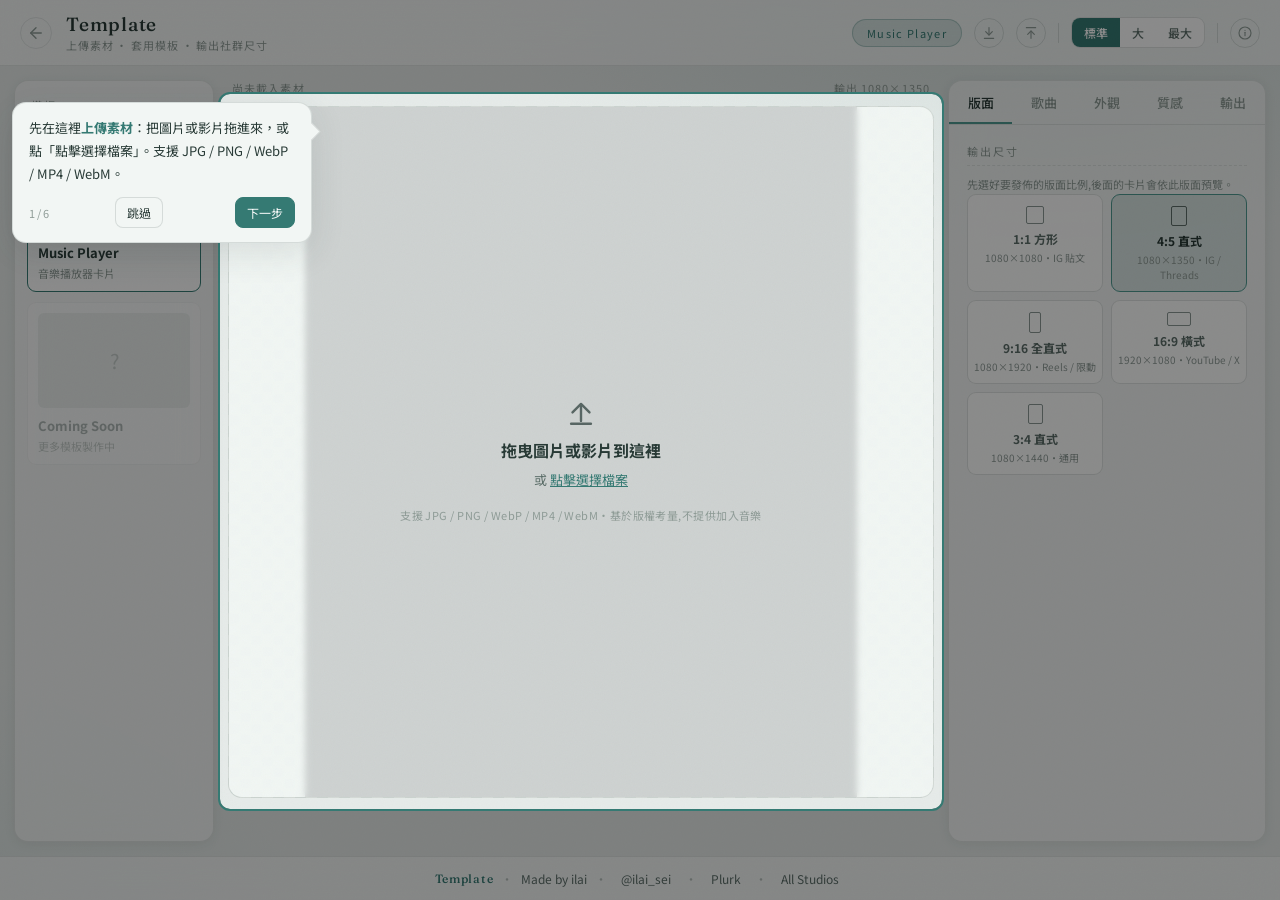
<file: templates/index.html>
<!DOCTYPE html>
<html lang="zh-TW">
<head>
  <meta charset="UTF-8">
  <meta name="viewport" content="width=1280">
  <meta name="description" content="Template — 上傳圖片或影片,套用音樂播放器等模板,輸出社群尺寸圖片與影片。">
  <meta property="og:title" content="Template">
  <meta property="og:description" content="上傳圖片或影片,套用模板快速創作社群素材。">
  <meta name="twitter:card" content="summary">
  <meta name="twitter:title" content="Template">
  <meta name="twitter:description" content="上傳圖片或影片,套用模板快速創作社群素材。">
  <title>Template</title>
  <link rel="preconnect" href="https://fonts.googleapis.com">
  <link rel="preconnect" href="https://fonts.gstatic.com" crossorigin>
  <link href="https://fonts.googleapis.com/css2?family=Noto+Sans+TC:wght@400;500;700;900&family=Noto+Serif+TC:wght@500;700&family=Fraunces:ital,opsz,wght@0,9..144,400;0,9..144,500;1,9..144,400&family=Inter:wght@400;500;600;700&display=swap" rel="stylesheet">
  <!-- 共用殼樣式 -->
  <link rel="stylesheet" href="index.css">
  <!-- 各模板專屬樣式(新增模板時在此加一行) -->
  <link rel="stylesheet" href="music-player/index.css">
</head>
<body>

  <!-- 手機提示:建議使用電腦瀏覽器(非阻擋) -->
  <div id="desktop-hint" role="note">
    <span><svg class="ic" viewBox="0 0 24 24" fill="none" stroke="currentColor" stroke-width="1.7" stroke-linecap="round" stroke-linejoin="round"><rect x="4" y="6" width="16" height="10" rx="1"/><path d="M2 19h20"/></svg>建議使用電腦瀏覽器開啟以獲得最佳體驗</span>
    <button type="button" id="desktop-hint-close" aria-label="關閉提示">✕</button>
  </div>
  <script>
    (function () {
      var el = document.getElementById("desktop-hint");
      var mobile = (window.matchMedia && matchMedia("(pointer: coarse)").matches) || /Android|iPhone|iPad|iPod|Mobile/i.test(navigator.userAgent);
      if (mobile) el.classList.add("show");
      document.getElementById("desktop-hint-close").addEventListener("click", function () { el.classList.remove("show"); });
    })();
  </script>

  <div class="app">

    <!-- ═ Header ═ -->
    <header class="header">
      <a class="back" href="../" aria-label="回到入口頁"><svg class="ic-back" viewBox="0 0 24 24" width="18" height="18" fill="none" stroke="currentColor" stroke-width="1.8" stroke-linecap="round" stroke-linejoin="round"><path d="M19 12H5"/><path d="M12 19l-7-7 7-7"/></svg></a>
      <div class="logo">
        <span class="logo-main">Template</span>
        <span class="logo-sub">上傳素材 · 套用模板 · 輸出社群尺寸</span>
      </div>
      <div class="header-right">
        <span class="tpl-badge" id="tplBadge"></span>
        <button class="help-btn" id="btnSave" type="button" title="存檔(下載 .json)"><svg viewBox="0 0 24 24" width="16" height="16" fill="none" stroke="currentColor" stroke-width="1.7" stroke-linecap="round" stroke-linejoin="round"><path d="M12 4v11"/><path d="M7 10l5 5 5-5"/><path d="M5 20h14"/></svg></button>
        <button class="help-btn" id="btnLoad" type="button" title="讀檔(上傳 .json)"><svg viewBox="0 0 24 24" width="16" height="16" fill="none" stroke="currentColor" stroke-width="1.7" stroke-linecap="round" stroke-linejoin="round"><path d="M12 20V9"/><path d="M7 14l5-5 5 5"/><path d="M5 4h14"/></svg></button>
        <span class="hr-sep"></span>
        <div class="ui-scale" id="uiScale" role="group" aria-label="介面大小">
          <button class="us-btn on" type="button" data-ui="std">標準</button>
          <button class="us-btn" type="button" data-ui="lg">大</button>
          <button class="us-btn" type="button" data-ui="xl">最大</button>
        </div>
        <span class="hr-sep"></span>
        <button class="help-btn" id="helpBtn" title="使用說明"><svg viewBox="0 0 24 24" width="16" height="16" fill="none" stroke="currentColor" stroke-width="1.7" stroke-linecap="round" stroke-linejoin="round"><circle cx="12" cy="12" r="9"/><path d="M12 11v5"/><path d="M12 8h.01"/></svg></button>
      </div>
    </header>
    <input type="file" id="loadFile" accept="application/json,.json" hidden>

    <div class="lay">

      <!-- ═ 左:模板選單(引擎依註冊的模板動態建立)═ -->
      <aside class="tpl-rail" id="tplRail" aria-label="模板列表">
        <div class="rail-label">模板</div>
      </aside>

      <!-- ═ 中:預覽(共用)═ -->
      <main class="stage">
        <div class="stage-meta">
          <span id="metaMedia">尚未載入素材</span>
          <span id="metaSize"></span>
        </div>
        <div id="dz" class="dropzone">
          <canvas id="cvs" width="1080" height="1350"></canvas>
          <div id="uploadPrompt" class="upload-prompt">
            <div class="up-icon" aria-hidden="true"><svg class="ic" viewBox="0 0 24 24" fill="none" stroke="currentColor" stroke-width="1.7" stroke-linecap="round" stroke-linejoin="round"><path d="M12 19V8"/><path d="M6 13l6-6 6 6"/><path d="M5 21h14"/></svg></div>
            <p class="up-title">拖曳圖片或影片到這裡</p>
            <p class="up-sub">或 <button type="button" class="up-link" id="btnUpload">點擊選擇檔案</button></p>
            <p class="up-hint">支援 JPG / PNG / WebP / MP4 / WebM・基於版權考量,不提供加入音樂</p>
          </div>
        </div>

        <div class="stage-bar">
          <button id="btnReplace" class="st-btn" type="button" style="display:none;"><svg class="ic" viewBox="0 0 24 24" fill="none" stroke="currentColor" stroke-width="1.7" stroke-linecap="round" stroke-linejoin="round"><path d="M20 11a8 8 0 0 0-14-4.5L4 9"/><path d="M4 4v5h5"/><path d="M4 13a8 8 0 0 0 14 4.5L20 15"/><path d="M20 20v-5h-5"/></svg>更換素材</button>
          <button id="btnPlayPause" class="st-btn" type="button" style="display:none;">⏸ 暫停預覽</button>
        </div>

        <!-- 匯出進度 -->
        <div class="prog" id="prog" style="display:none;">
          <div class="prog-fill" id="progFill"></div>
          <span class="prog-text" id="progText"></span>
        </div>

        <input type="file" id="fi" accept="image/*,video/mp4,video/webm,video/quicktime" hidden>
      </main>

      <!-- ═ 右:控制面板(tabs / panels 由引擎與模板動態建立)═ -->
      <div class="side">
        <div class="tabs" id="tabs" role="tablist"></div>
        <div class="panels" id="panels"></div>
      </div>

    </div>

    <!-- ═ Footer ═ -->
    <footer class="site-footer">
      <span class="footer-tool-name">Template</span>
      <span class="footer-divider" aria-hidden="true">·</span>
      <span class="footer-author">Made by ilai</span>
      <span class="footer-divider" aria-hidden="true">·</span>
      <a href="https://www.threads.com/@ilai_sei" target="_blank" rel="noopener noreferrer" aria-label="作者的 Threads 帳號 ilai_sei(個人/工具,新分頁開啟)">@ilai_sei</a>
      <span class="footer-divider" aria-hidden="true">·</span>
      <a href="https://www.plurk.com/ilai_sei" target="_blank" rel="noopener noreferrer" aria-label="作者的 Plurk 帳號 @ilai_sei(新分頁開啟)">Plurk</a>
      <span class="footer-divider" aria-hidden="true">·</span>
      <a href="../" aria-label="回到 ilai's Studios 入口">All Studios</a>
    </footer>
  </div>

  <!-- 導覽 coach-mark -->
  <div id="tour" class="tour hidden">
    <div id="tourSpot" class="tour-spot"></div>
    <div id="tourBubble" class="tour-bubble">
      <p class="tour-text"></p>
      <div class="tour-foot">
        <span class="tour-step" id="tourStepNo"></span>
        <span class="tour-btns">
          <button class="tour-btn" id="tourSkip">跳過</button>
          <button class="tour-btn" id="tourPrev">上一步</button>
          <button class="tour-btn primary" id="tourNext">下一步</button>
        </span>
      </div>
    </div>
  </div>

  <!-- 共用引擎 -->
  <script src="index.js"></script>
  <!-- 模板(新增模板時在此加一行,模板會自行向 Engine 註冊)-->
  <script src="music-player/index.js"></script>
  <!-- 介面縮放(標準 / 大 / 最大),記憶於 localStorage -->
  <script>
    (function () {
      var KEY = "tpl-ui-scale";
      var bar = document.getElementById("uiScale");
      if (!bar) return;
      var btns = bar.querySelectorAll(".us-btn");
      var saved = localStorage.getItem(KEY) || "std";
      apply(saved);
      btns.forEach(function (b) {
        b.addEventListener("click", function () {
          apply(b.dataset.ui);
          localStorage.setItem(KEY, b.dataset.ui);
        });
      });
      function apply(v) {
        document.body.dataset.ui = v;
        btns.forEach(function (x) { x.classList.toggle("on", x.dataset.ui === v); });
      }
    })();
  </script>

  <!-- 導覽:首次自動開始,i 鈕可再開 -->
  <script>
    (function(){var KEY='templates-seen-guide';var TOUR=[
      {sel:'#dz',pos:'left',text:'先在這裡<b>上傳素材</b>：把圖片或影片拖進來，或點「點擊選擇檔案」。支援 JPG / PNG / WebP / MP4 / WebM。'},
      {sel:'.tpl-rail',pos:'right',text:'左欄選<b>模板</b>。目前提供 <b>Music Player</b>，標示 Coming Soon 的尚在製作中。'},
      {sel:'.stage',pos:'left',text:'中間是<b>預覽</b>。可直接<b>拖曳卡片</b>調位置，靠近中線或邊距會自動<b>吸附</b>。'},
      {sel:'#tabs',pos:'left',text:'右欄分頁依創作流程排列：先在<b>版面</b>選社群尺寸，接著<b>歌曲</b>填內容、<b>外觀</b>調樣式與對齊大小、<b>質感</b>玻璃材質，最後到<b>輸出</b>匯出圖片或影片。'},
      {sel:'#uiScale',pos:'bottom',text:'覺得介面太小？用「<b>標準 / 大 / 最大</b>」放大左右控制欄，方便細部操作。'},
      {sel:'#helpBtn',pos:'bottom',text:'隨時點這顆 <b>i</b> 鈕可再看一次本導覽。開始創作吧！'}
    ];
    var tour=document.getElementById('tour');if(!tour)return;var spot=document.getElementById('tourSpot'),bub=document.getElementById('tourBubble'),idx=0;
    function show(){var s=TOUR[idx],el=document.querySelector(s.sel);if(!el){if(idx<TOUR.length-1){idx++;return show();}return end();}var r=el.getBoundingClientRect(),pad=8;spot.style.left=(r.left-pad)+'px';spot.style.top=(r.top-pad)+'px';spot.style.width=(r.width+pad*2)+'px';spot.style.height=(r.height+pad*2)+'px';bub.querySelector('.tour-text').innerHTML=s.text;document.getElementById('tourStepNo').textContent=(idx+1)+' / '+TOUR.length;document.getElementById('tourPrev').style.visibility=idx?'visible':'hidden';document.getElementById('tourNext').textContent=idx===TOUR.length-1?'完成':'下一步';tour.classList.remove('hidden');pos(r,s.pos);}
    function pos(r,p){bub.style.left='-9999px';bub.style.top='0px';var bw=bub.offsetWidth,bh=bub.offsetHeight,gap=14,vw=innerWidth,vh=innerHeight,left,top,arrow;if(p==='right'){left=r.right+gap;top=r.top;arrow='left';}else if(p==='left'){left=r.left-gap-bw;top=r.top;arrow='right';}else if(p==='top'){left=r.left;top=r.top-gap-bh;arrow='bottom';}else{left=r.left;top=r.bottom+gap;arrow='top';}left=Math.max(12,Math.min(left,vw-bw-12));top=Math.max(12,Math.min(top,vh-bh-12));bub.style.left=left+'px';bub.style.top=top+'px';bub.dataset.arrow=arrow;}
    function start(){idx=0;requestAnimationFrame(function(){requestAnimationFrame(show);});}
    function end(){tour.classList.add('hidden');try{localStorage.setItem(KEY,'1');}catch(e){}}
    function next(){if(idx<TOUR.length-1){idx++;show();}else end();}function prev(){if(idx>0){idx--;show();}}
    var hb=document.getElementById('helpBtn');if(hb)hb.onclick=start;document.getElementById('tourSkip').onclick=end;document.getElementById('tourPrev').onclick=prev;document.getElementById('tourNext').onclick=next;
    tour.onclick=function(e){if(e.target.id==='tour')next();};
    document.addEventListener('keydown',function(e){if(tour.classList.contains('hidden'))return;if(e.key==='Escape')end();else if(e.key==='ArrowRight'||e.key==='Enter')next();else if(e.key==='ArrowLeft')prev();});
    window.addEventListener('resize',function(){if(!tour.classList.contains('hidden'))show();});
    try{if(!localStorage.getItem(KEY))setTimeout(start,400);}catch(e){}})();
  </script>
</body>
</html>
</file>
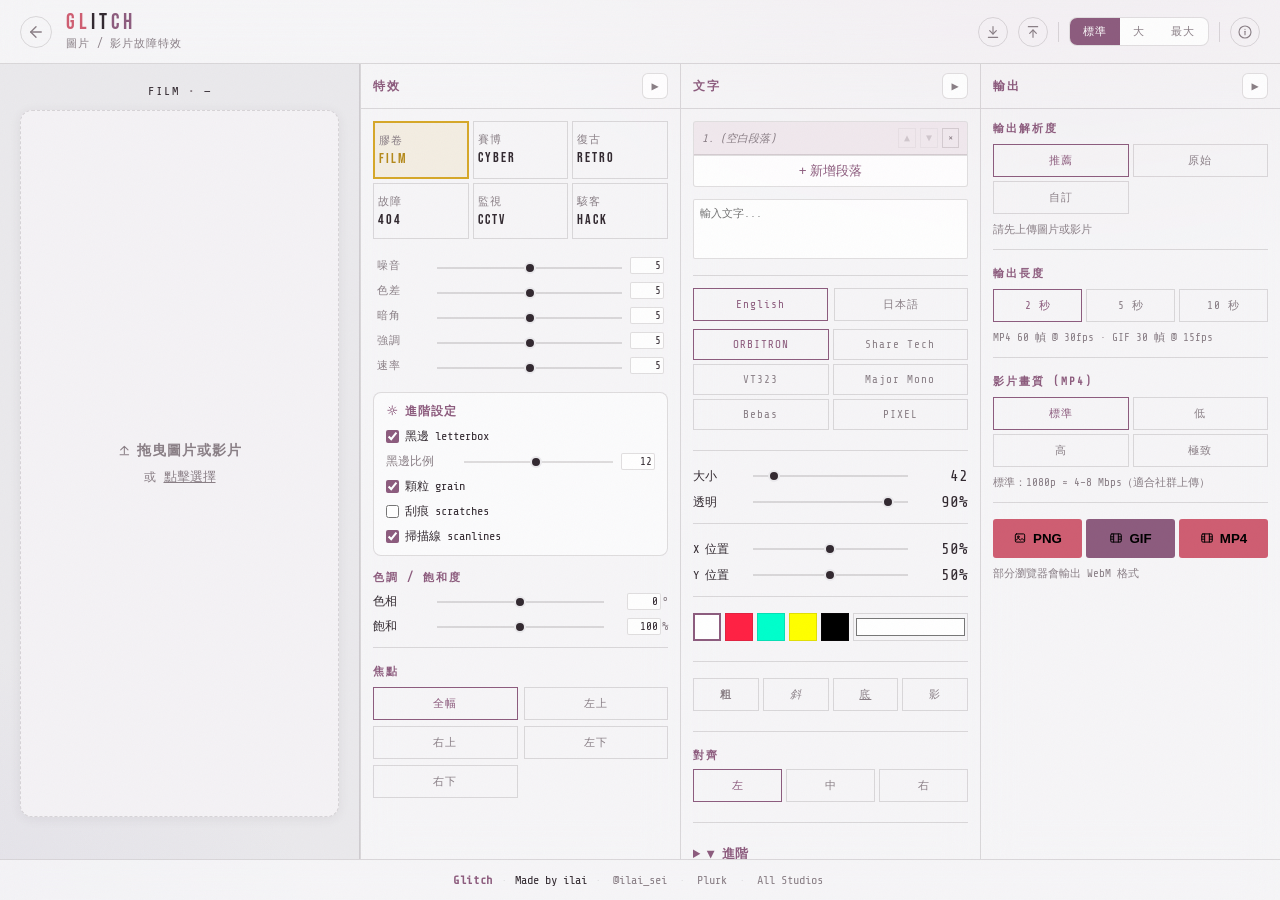
<file: glitch_studio.html>
<!DOCTYPE html>
<html lang="zh-TW">
<head>
<meta charset="utf-8">
<title>Redirecting… · Glitch</title>
<meta http-equiv="refresh" content="0; url=./glitch/">
<link rel="canonical" href="./glitch/">
</head>
<body>
<p>Redirecting to <a href="./glitch/">Glitch</a>…</p>
</body>
</html>
</file>
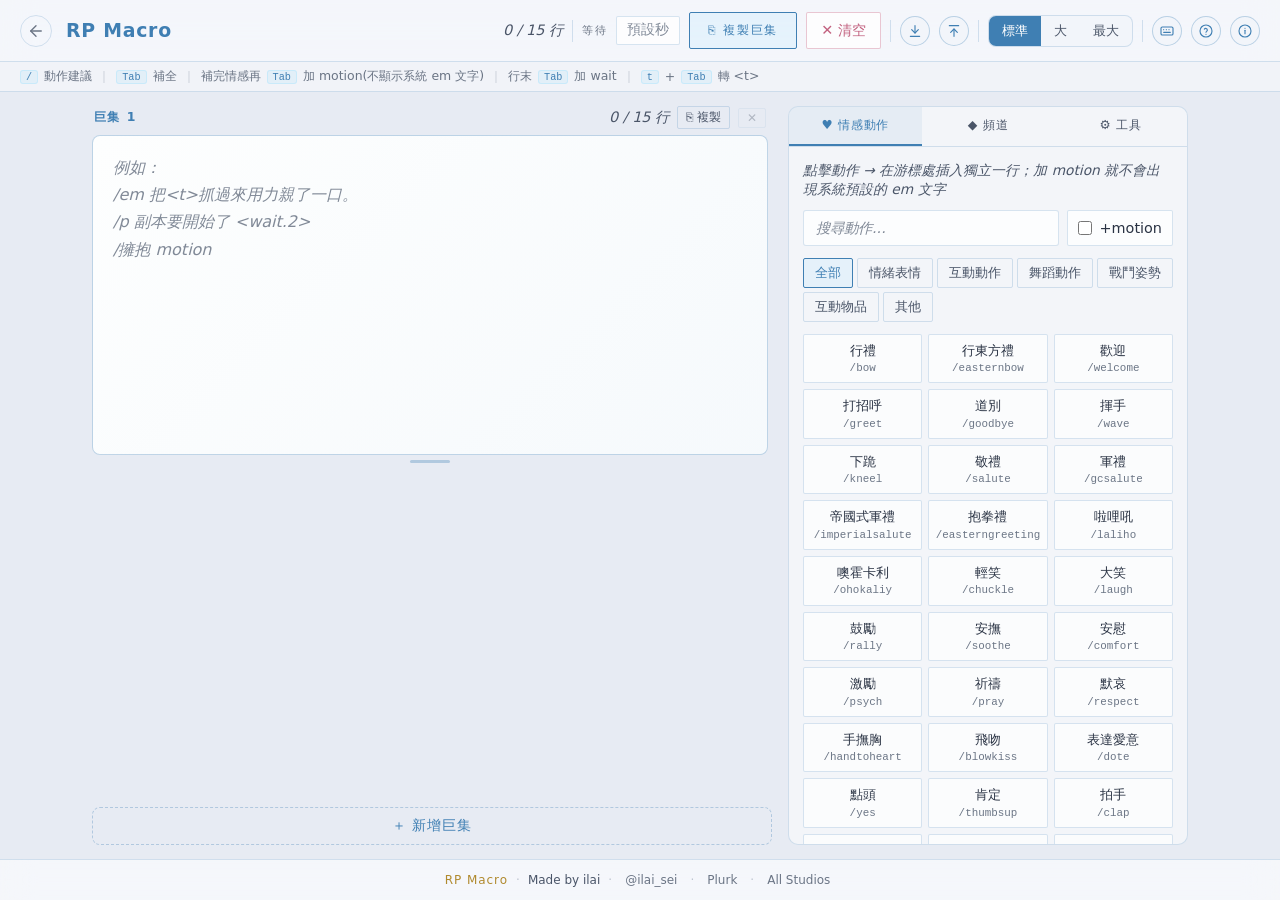
<file: RP_marco.html>
<!DOCTYPE html>
<html lang="zh-TW">
<head>
<meta charset="utf-8">
<title>Redirecting… · RP Macro</title>
<meta http-equiv="refresh" content="0; url=./macro/">
<link rel="canonical" href="./macro/">
</head>
<body>
<p>Redirecting to <a href="./macro/">RP Macro</a>…</p>
</body>
</html>
</file>
<file: index.css>
:root {
  /* 暖紙米色系（書籤頁同款）*/
  --paper:#f5f1e8; --paper-2:#efe9dc;
  --ink:#1a1a1a; --ink-soft:#4a4742; --muted:#7a746a;
  --rule:#1a1a1a; --hair:#cdc6b6;
  --accent:#8a2b1e;
  /* 分類色 */
  --c1:#8a2b1e; --c2:#2b4a7a; --c3:#2f6650; --c4:#8a5a1e;
  --font-serif:"Fraunces","Iowan Old Style","Palatino Linotype",Palatino,Georgia,"Noto Serif TC","Songti TC",serif;
  --font-han:"Noto Serif TC","Songti TC","PingFang TC",serif;
  --font-label:Georgia,"Times New Roman",serif;
  --font-mono:ui-monospace,"SF Mono","JetBrains Mono",Consolas,monospace;
  --ease:cubic-bezier(.22,.61,.36,1);
}
*{box-sizing:border-box;margin:0;padding:0;}
html,body{min-height:100vh;}
body{
  background:var(--paper);
  color:var(--ink);
  font-family:var(--font-serif);
  line-height:1.55;
  -webkit-font-smoothing:antialiased;text-rendering:optimizeLegibility;
  padding:clamp(32px,5vw,56px) 20px 72px;
}
.paper{position:relative;max-width:900px;margin:0 auto;}

/* ===== 報頭 Masthead ===== */
.masthead{text-align:center;border-bottom:3px double var(--rule);padding-bottom:16px;
  opacity:0;transform:translateY(14px);}
.loaded .masthead{animation:rise .7s var(--ease) forwards;}
.masthead .over{display:flex;justify-content:space-between;align-items:baseline;gap:14px;
  font-family:var(--font-label);font-size:11px;letter-spacing:2px;text-transform:uppercase;color:var(--muted);
  border-bottom:1px solid var(--hair);padding-bottom:9px;margin-bottom:14px;}
.over-label{white-space:nowrap;}
/* 作者 byline：低調攤在報頭細線上 */
.byline{display:inline-flex;align-items:baseline;gap:12px;letter-spacing:1.5px;flex-wrap:wrap;justify-content:flex-end;}
.byline-by{color:var(--muted);}
.byline-link{position:relative;color:var(--muted);text-decoration:none;
  transition:color .2s var(--ease);}
.byline-link::before{content:"·";position:absolute;left:-8px;color:var(--hair);}
.byline-link:hover{color:var(--accent);}
.byline-link:focus-visible{outline:2px solid var(--accent);outline-offset:2px;border-radius:2px;}
.mast-title{font-family:var(--font-serif);font-optical-sizing:auto;font-weight:500;font-style:normal;
  font-size:clamp(30px,5.2vw,52px);line-height:1.06;letter-spacing:-.01em;color:var(--ink);}
.mast-title .c{color:var(--accent);margin:0 .02em;}
.mast-sub{font-family:var(--font-label);font-size:12px;letter-spacing:2px;text-transform:uppercase;
  color:var(--ink-soft);margin-top:12px;}

/* ===== 分類頁籤 Tabs ===== */
.tabs{display:flex;flex-wrap:wrap;gap:6px;margin-top:26px;border-bottom:2px solid var(--rule);
  opacity:0;transform:translateY(14px);}
.loaded .tabs{animation:rise .7s var(--ease) .08s forwards;}
.tab{--ac:var(--c1);display:inline-flex;align-items:center;gap:9px;cursor:pointer;
  padding:12px 20px;margin-bottom:-2px;border:none;background:transparent;
  font-family:var(--font-label);font-size:13px;letter-spacing:1.5px;text-transform:uppercase;
  color:var(--muted);border-bottom:2px solid transparent;
  transition:color .2s var(--ease),border-color .2s var(--ease);}
.tab[data-accent="c1"]{--ac:var(--c1);} .tab[data-accent="c2"]{--ac:var(--c2);}
.tab[data-accent="c3"]{--ac:var(--c3);} .tab[data-accent="c4"]{--ac:var(--c4);}
.tab-dot{width:9px;height:9px;border-radius:50%;background:var(--ac);opacity:.45;transition:opacity .2s var(--ease);}
.tab-count{font-family:var(--font-mono);font-size:10.5px;letter-spacing:0;color:var(--muted);
  border:1px solid var(--hair);border-radius:999px;padding:1px 7px;line-height:1.5;}
.tab:hover{color:var(--ink-soft);}
.tab:hover .tab-dot{opacity:.8;}
.tab.is-active{color:var(--ink);border-bottom-color:var(--ac);}
.tab.is-active .tab-dot{opacity:1;}
.tab.is-active .tab-count{color:var(--ac);border-color:var(--ac);}
.tab:focus-visible{outline:2px solid var(--ac);outline-offset:2px;border-radius:4px;}

/* ===== 面板 / 工具清單 ===== */
.panel{padding-top:6px;}
.panel[hidden]{display:none;}
.panel[data-accent="c1"]{--ac:var(--c1);} .panel[data-accent="c2"]{--ac:var(--c2);}
.panel[data-accent="c3"]{--ac:var(--c3);} .panel[data-accent="c4"]{--ac:var(--c4);}
.entries{display:flex;flex-direction:column;}
.entry{display:block;text-decoration:none;color:var(--ink);padding:18px 6px;
  border-bottom:1px dotted var(--hair);
  animation:fade .45s var(--ease) both;}
.entry:first-child{border-top:1px dotted var(--hair);}
.entry:nth-child(1){animation-delay:.02s;} .entry:nth-child(2){animation-delay:.07s;}
.entry:nth-child(3){animation-delay:.12s;} .entry:nth-child(4){animation-delay:.17s;}
.entry:nth-child(5){animation-delay:.22s;}
.entry-main{display:flex;align-items:baseline;gap:14px;}
.entry-name{font-family:var(--font-serif);font-optical-sizing:auto;font-weight:600;
  font-size:clamp(20px,2.6vw,26px);line-height:1.15;color:var(--ink);white-space:nowrap;
  transition:color .2s var(--ease);}
.entry:hover .entry-name{color:var(--ac);}
.entry-dots{flex:1;min-width:20px;border-bottom:2px dotted var(--hair);align-self:flex-end;transform:translateY(-6px);}
.entry-pg{display:inline-flex;align-items:center;gap:8px;font-family:var(--font-label);font-style:italic;
  font-size:13px;letter-spacing:1px;color:var(--ac);white-space:nowrap;}
.entry-arrow{opacity:0;transform:translateX(-5px);transition:opacity .2s var(--ease),transform .2s var(--ease);}
.entry:hover .entry-arrow{opacity:1;transform:translateX(0);}
.entry-note{display:block;margin-top:5px;font-family:var(--font-han);font-size:13px;line-height:1.6;
  color:var(--muted);letter-spacing:.02em;}

/* ===== 頁尾 ===== */
.colophon{margin-top:40px;padding-top:16px;border-top:3px double var(--rule);text-align:center;
  font-family:var(--font-label);font-size:11px;letter-spacing:1.5px;text-transform:uppercase;color:var(--muted);}

@keyframes rise{to{opacity:1;transform:translateY(0);}}
@keyframes fade{from{opacity:0;transform:translateY(8px);}to{opacity:1;transform:translateY(0);}}

@media (prefers-reduced-motion:reduce){
  .masthead,.tabs,.entry{animation:none!important;opacity:1!important;transform:none!important;}
}

/* ===== 響應式 ===== */
@media (max-width:600px){
  .masthead .over{flex-direction:column;align-items:center;gap:8px;}
  .byline{justify-content:center;gap:14px;}
  .tabs{gap:2px;}
  .tab{padding:11px 13px;letter-spacing:1px;}
  .entry-name{white-space:normal;font-size:19px;}
  .entry-dots{display:none;}
  .entry-pg{margin-left:auto;}
}
</file>
<file: chat/index.css>
:root{
  /* ── 系列共用:淺色霧面中性階(所有工具共用這一套)── */
  --bg-base:#e7ecea;
  --surface:rgba(255,255,255,.58);   /* 霧面玻璃面板 */
  --surface-2:rgba(255,255,255,.82);  /* 較實的輸入 / 卡片 */
  --surface-solid:#f3f7f5;            /* 不透明備援 */
  --ink:#2c3a35; --ink2:#5f6e68; --ink3:#93a09a;
  --line:rgba(45,60,55,.13); --line-strong:rgba(45,60,55,.24);
  --radius:13px; --radius-sm:9px;
  --shadow-soft:0 10px 34px rgba(45,60,55,.12);
  --shadow-card:0 2px 12px rgba(45,60,55,.07);
  --blur:16px;
  --font-serif:"Fraunces","Noto Serif TC",serif;
  --grain:url("data:image/svg+xml,%3Csvg xmlns='http://www.w3.org/2000/svg' width='180' height='180'%3E%3Cfilter id='n'%3E%3CfeTurbulence type='fractalNoise' baseFrequency='0.9' numOctaves='3' stitchTiles='stitch'/%3E%3C/filter%3E%3Crect width='100%25' height='100%25' filter='url(%23n)'/%3E%3C/svg%3E");

  /* ── chat 識別色:薄荷 ── */
  --accent:#3f9a7e; --accent-deep:#2f7d63; --accent-soft:rgba(63,154,126,.14);
  --accent2:#3f86bf; --danger:#d9596b;

  /* 舊變數名相容(沿用既有 class 不必全改)*/
  --bg:var(--bg-base); --panel:var(--surface); --panel2:var(--surface-2);
}
*{box-sizing:border-box}
.ic{width:1.05em;height:1.05em;vertical-align:-2px;flex:none;margin-right:6px}
html,body{margin:0;height:100%}
body{font-family:"Noto Sans TC",system-ui,sans-serif; color:var(--ink); font-size:13px;
  display:flex; flex-direction:column; height:100vh; overflow:hidden;
  background:
    radial-gradient(1100px 620px at 84% -12%, rgba(63,154,126,.13), transparent 60%),
    radial-gradient(820px 600px at -12% 112%, rgba(79,147,200,.09), transparent 62%),
    var(--bg-base);}
/* 消光顆粒:輕噪點疊層,提升霧面質感(沿用入口頁手法)*/
body::after{content:""; position:fixed; inset:0; z-index:50; pointer-events:none;
  opacity:.035; mix-blend-mode:multiply; background-image:var(--grain); background-size:180px}
header.top{display:flex; align-items:center; gap:14px; padding:12px 20px; border-bottom:1px solid var(--line); background:var(--panel);
  backdrop-filter:blur(var(--blur)) saturate(1.4); -webkit-backdrop-filter:blur(var(--blur)) saturate(1.4)}
header.top h1{font-size:14px; font-weight:700; margin:0}
header.top h1 span{color:var(--ink3); font-weight:400; margin-left:8px; font-size:11px}
/* 統一標題排版:返回 + 工具名 / 副標 */
.back{flex:none; width:32px; height:32px; display:grid; place-items:center; border:1px solid var(--line); border-radius:50%;
  color:var(--ink3); text-decoration:none; font-size:18px; transition:color .2s, border-color .2s}
.back:hover{color:var(--ink); border-color:var(--accent)}
.logo{display:flex; flex-direction:column; gap:1px; margin-right:6px}
.logo-main{font-family:var(--font-serif); font-size:18px; font-weight:500; letter-spacing:.03em; line-height:1.1}
.logo-sub{font-size:11px; color:var(--ink3); letter-spacing:.05em}
.header-right{margin-left:auto; display:flex; align-items:center; gap:10px}
.seg{display:inline-flex; background:var(--panel2); border:1px solid var(--line); border-radius:8px; overflow:hidden}
.seg button{background:none; border:none; color:var(--ink2); padding:6px 12px; cursor:pointer; font-family:inherit; font-size:12px; font-weight:500}
.seg button.on{background:var(--accent); color:#fff}
.spacer{flex:1}
.lbl{color:var(--ink3); font-size:11px}
.hr-sep{flex:none; width:1px; height:18px; background:var(--line)}

main{display:flex; flex:1; min-height:0}
.side{position:relative; background:var(--panel); display:flex; flex-direction:column; transition:width .2s ease; overflow:hidden;
  backdrop-filter:blur(var(--blur)) saturate(1.4); -webkit-backdrop-filter:blur(var(--blur)) saturate(1.4)}
.side.left{width:304px; border-right:1px solid var(--line)}
.side.chars{width:330px; border-left:1px solid var(--line)}
.side.export{width:300px; border-left:1px solid var(--line)}
.side.collapsed{width:46px !important}
.resizer{position:absolute; top:0; bottom:0; width:8px; cursor:col-resize; z-index:30}
.resizer::before{content:''; position:absolute; top:0; bottom:0; left:50%; transform:translateX(-50%); width:1px; background:transparent; transition:background .15s, width .15s}
.resizer:hover::before, body.resizing .resizer::before{width:3px; background:var(--accent)}
.side.left .resizer{right:0}
.side.chars .resizer, .side.export .resizer{left:0}
.side.collapsed .resizer{display:none}
body.resizing{cursor:col-resize; user-select:none}
.side-head{display:flex; align-items:center; gap:8px; padding:10px 12px; border-bottom:1px solid var(--line); min-height:44px}
.side-head .title{font-size:12px; font-weight:700; white-space:nowrap}
.collapse{background:var(--panel2); border:1px solid var(--line); color:var(--ink2); border-radius:6px; cursor:pointer; width:26px; height:26px; flex:none; font-size:11px}
.collapse:hover{border-color:var(--ink3); color:var(--ink)}
.left .collapse{margin-left:auto}
.side-body{padding:14px; overflow-y:auto; flex:1}
.vtitle{display:none}
.side.collapsed .side-body{display:none}
.side.collapsed .title{display:none}
.side.collapsed .side-head{flex-direction:column; border-bottom:none; padding-top:12px; gap:12px}
.side.collapsed .collapse{order:-1; margin:0 auto}
.side.collapsed .vtitle{display:block; writing-mode:vertical-rl; color:var(--ink2); font-size:12px; font-weight:700; letter-spacing:3px}

.center{flex:1; display:flex; flex-direction:column; align-items:center; justify-content:center;
        background:radial-gradient(circle at 50% 26%, rgba(255,255,255,.34), transparent 70%); gap:14px; padding:18px; min-width:0}

.field{margin-bottom:10px}
.field:last-child{margin-bottom:0}
.field > label{display:block; color:var(--ink2); margin-bottom:5px; font-size:11.5px}
input[type=text], input[type=time], input[type=number], textarea, select{width:100%; background:var(--panel2); border:1px solid var(--line); color:var(--ink);
  border-radius:8px; padding:8px 9px; font-family:inherit; font-size:12.5px}
input[type=time]{color-scheme:light}
textarea{resize:vertical; line-height:1.6}
input:focus, textarea:focus, select:focus{outline:none; border-color:var(--accent)}
input[type=range]{width:100%; accent-color:var(--accent)}
input[type=color]{width:32px; height:28px; padding:0; border:1px solid var(--line); border-radius:6px; background:none; cursor:pointer; flex:none}
.row{display:flex; gap:8px; align-items:center}
.checks{display:flex; gap:8px}
.chk{flex:1; display:flex; align-items:center; justify-content:center; gap:7px; cursor:pointer; user-select:none;
  background:var(--panel2); border:1px solid var(--line); border-radius:8px; padding:9px 10px; color:var(--ink2); font-size:12.5px; font-weight:500}
.chk:hover{border-color:var(--ink3)}
.chk input{width:16px; height:16px; margin:0; accent-color:var(--accent); cursor:pointer}
.chk:has(input:checked){background:var(--accent-soft); border-color:var(--accent); color:var(--ink)}
.chk.disabled{opacity:.4; cursor:not-allowed; pointer-events:none}
.two{display:grid; grid-template-columns:1fr 1fr; gap:9px}
.ci{display:flex; align-items:center; gap:7px}
.btn{background:var(--panel2); border:1px solid var(--line); color:var(--ink); cursor:pointer; border-radius:8px;
  padding:8px 10px; font-family:inherit; font-size:12px; font-weight:500}
.btn:hover{border-color:var(--ink3)}
.btn.pri{background:var(--accent); border-color:var(--accent); color:#fff}
.btn.ok{background:var(--accent2); border-color:var(--accent2); color:#fff}
.btn.full{width:100%}
.btn.sm{padding:6px 8px; font-size:11px}
.btn.ghost{background:none}
.rng{display:flex; align-items:center; gap:8px}
.rng b{min-width:46px; text-align:right; color:var(--ink); font-weight:600; font-size:11.5px}

.tabs{display:flex; border:1px solid var(--line); border-radius:8px; overflow:hidden; margin-bottom:12px}
.tab{flex:1; background:var(--panel2); border:none; border-right:1px solid var(--line); color:var(--ink2);
     padding:7px 4px; cursor:pointer; font-family:inherit; font-size:11.5px; font-weight:500}
.tab:last-child{border-right:none}
.tab.on{background:var(--accent); color:#fff}
.tabpane.hidden, .pane.hidden{display:none}

.swatches{display:flex; gap:7px; flex-wrap:wrap; margin-bottom:11px}
.sw{width:30px; height:30px; border-radius:7px; cursor:pointer; border:2px solid transparent; position:relative}
.sw:hover{border-color:var(--ink)}
.sw small{position:absolute; bottom:-15px; left:50%; transform:translateX(-50%); font-size:9px; color:var(--ink3); white-space:nowrap}
.swrow{margin-bottom:22px}

.char{background:var(--panel2); border:1px solid var(--line); border-radius:10px; padding:9px; margin-bottom:9px}
.char .topr{display:flex; gap:9px; align-items:center}
.avatar{width:38px; height:38px; border-radius:50%; flex:none; cursor:pointer; overflow:hidden; background:#b4c0bb;
  display:flex; align-items:center; justify-content:center; color:#fff; font-weight:700; font-size:15px; border:1px solid var(--line)}
.avatar img{width:100%; height:100%; object-fit:cover}
.char .meta{flex:1; min-width:0}
.char .meta input{margin-bottom:5px}
.char .ctl{display:flex; gap:6px; align-items:center; margin-top:7px}
.char .ctl2{display:flex; gap:6px; align-items:center; margin-top:8px; flex-wrap:wrap}
.pill{font-size:10px; padding:3px 7px; border-radius:20px; border:1px solid var(--line); color:var(--ink2); cursor:pointer; background:none}
.pill.on{background:var(--accent2); color:#fff; border-color:var(--accent2); font-weight:700}
.x{margin-left:auto; color:var(--ink3); cursor:pointer; border:none; background:none; font-size:15px}
.x:hover{color:var(--danger)}

.msg{display:flex; gap:7px; align-items:flex-start; background:var(--panel2); border:1px solid var(--line);
     border-radius:8px; padding:7px 8px; margin-bottom:6px}
.msg .who{font-size:10px; color:var(--ink3); min-width:50px; padding-top:7px}
.msg textarea{min-height:34px; font-size:12px; padding:6px 7px}
.msg .side2{display:flex; flex-direction:column; gap:4px; align-items:center; padding-top:5px}
.msg .mv{color:var(--ink3); cursor:pointer; font-size:13px; line-height:1; border:none; background:none}
.msg .mv:hover{color:var(--ink)}
.msg .drag{cursor:grab; color:var(--ink3); font-size:15px; line-height:1; padding-top:8px; user-select:none; flex:none}
.msg .drag:hover{color:var(--ink2)}
.msg.dragging{opacity:.45; border-color:var(--accent)}
.quick{display:flex; flex-wrap:wrap; gap:6px; margin-bottom:9px}
.quick .pill{font-size:11px; padding:5px 9px; background:var(--panel2)}
.quick .pill:hover{border-color:var(--accent)}
.quick .pill.on{background:var(--accent); color:#fff; border-color:var(--accent); font-weight:700}

#msgList{padding-right:2px}
.composer{background:var(--panel2); border:1px solid var(--line); border-radius:10px; padding:10px; margin-top:10px}
.composer .comp-label{font-size:11px; color:var(--ink2); margin-bottom:7px; font-weight:500}
.composer .quick{margin-bottom:9px}
.comp-row{display:flex; gap:7px; align-items:center}
.comp-row input[type=text]{flex:1; min-width:0}
#attachImg{flex:none; font-size:14px; padding:7px 9px}
#attachImg.on{border-color:var(--accent2); background:var(--accent-soft)}
.attach-preview{display:flex; align-items:center; gap:8px; margin-top:8px; background:var(--panel); border:1px solid var(--line); border-radius:8px; padding:6px 8px}
.attach-preview img{width:42px; height:42px; object-fit:cover; border-radius:6px; cursor:pointer; border:1px solid var(--line)}
.attach-preview .ap-meta{flex:1; min-width:0; font-size:11px; color:var(--ink2)}
.attach-preview .ap-rm{color:var(--ink3); cursor:pointer; border:none; background:none; font-size:13px}
.attach-preview .ap-rm:hover{color:var(--danger)}
.hint{color:var(--ink3); font-size:10.5px; line-height:1.6; margin-top:6px}
.cheat{background:var(--panel2); border:1px solid var(--line); border-radius:8px; padding:8px 9px; font-size:10.5px; color:var(--ink2); line-height:1.8; margin-bottom:10px}
.cheat code{background:rgba(45,60,55,.08); padding:1px 5px; border-radius:4px; color:var(--ink); font-size:10px}

.stage{position:relative; display:flex; align-items:center; justify-content:center; flex:1; min-height:0; width:100%}
canvas{max-height:100%; max-width:100%; border-radius:14px; box-shadow:var(--shadow-soft); background:var(--surface-solid)}
.ctlbar{display:flex; gap:10px; align-items:center}
.badge{font-size:10px; color:var(--ink3); background:var(--panel); border:1px solid var(--line); padding:3px 8px; border-radius:20px}
.hidden{display:none !important}
hr{border:none; border-top:1px solid var(--line); margin:12px 0}

/* 作者資訊 footer */
.site-footer{display:flex; align-items:center; justify-content:center; gap:8px; flex-wrap:wrap;
  padding:11px 20px; border-top:1px solid var(--line); background:var(--panel);
  backdrop-filter:blur(var(--blur)) saturate(1.4); -webkit-backdrop-filter:blur(var(--blur)) saturate(1.4);
  font-size:12px; color:var(--ink3); flex:none}
.footer-tool-name{color:var(--accent-deep); font-weight:700; letter-spacing:.04em}
.footer-author{color:var(--ink2)}
.footer-divider{color:var(--ink3); opacity:.6}
.site-footer a{color:var(--ink2); text-decoration:none; padding:2px 5px; border-radius:4px; transition:color .15s, background .15s}
.site-footer a:hover{color:var(--accent-deep); background:var(--accent-soft)}
body[data-ui="lg"] .side{zoom:1.18}
body[data-ui="xl"] .side{zoom:1.36}
canvas{touch-action:none}
.modal{position:fixed; inset:0; background:rgba(45,60,55,.30); display:flex; align-items:center; justify-content:center; z-index:100;
  backdrop-filter:blur(4px); -webkit-backdrop-filter:blur(4px)}
.modal.hidden{display:none}
.modal-card{background:var(--surface-2); border:1px solid var(--line-strong); border-radius:16px; padding:18px; width:372px; box-shadow:var(--shadow-soft);
  backdrop-filter:blur(var(--blur)) saturate(1.4); -webkit-backdrop-filter:blur(var(--blur)) saturate(1.4)}
.modal-title{font-weight:700; font-size:14px; margin-bottom:14px}
/* 行內語法:按鈕旁浮動 popover */
.syntax-popover{position:fixed; top:60px; left:16px; z-index:120; width:auto; min-width:300px; max-width:calc(100vw - 24px);
  background:var(--surface-2); border:1px solid var(--line-strong); border-radius:14px; padding:14px 16px; box-shadow:var(--shadow-soft);
  backdrop-filter:blur(var(--blur)) saturate(1.4); -webkit-backdrop-filter:blur(var(--blur)) saturate(1.4)}
.syntax-popover.hidden{display:none}
.syntax-popover-title{font-weight:700; font-size:14px; margin-bottom:10px}
.crop-wrap{display:flex; justify-content:center; margin-bottom:14px}
#cropCv{width:300px; height:300px; border-radius:10px; background:#cdd6d2; cursor:grab; touch-action:none; border:1px solid var(--line)}
#cropCv:active{cursor:grabbing}
#bgCv{border-radius:10px; background:#cdd6d2; cursor:pointer; touch-action:none; border:1px solid var(--line)}
.modal-actions{display:flex; gap:10px; justify-content:flex-end; margin-top:16px}
.modal-actions .btn{min-width:84px}
.help-btn{flex:none; width:30px; height:30px; display:grid; place-items:center; border:1px solid var(--line); border-radius:50%; background:none; color:var(--ink3); cursor:pointer; transition:color .2s, border-color .2s}
.help-btn:hover{color:var(--accent-deep); border-color:var(--accent)}
.help-btn.wide{width:auto; border-radius:8px; padding:0 11px; gap:5px; display:inline-flex; align-items:center; font-family:inherit; font-size:12px}
.help-body{font-size:13px; line-height:1.7; color:var(--ink2)}
.help-body h4{font-size:12.5px; color:var(--accent-deep); margin:14px 0 4px; letter-spacing:.04em}
.help-body h4:first-child{margin-top:0}
.help-body p{margin:0 0 7px}
.help-body b{color:var(--ink)}
#imgCv{border-radius:10px; background:#cdd6d2; cursor:pointer; touch-action:none; border:1px solid var(--line)}

/* 訊息圖片：縮圖與按鈕 */
.msg .imgcell{display:flex; flex-direction:column; gap:5px; align-items:center; flex:none}
.msg .thumb{width:46px; height:46px; object-fit:cover; border-radius:7px; border:1px solid var(--line); cursor:pointer}
.msg .thumb:hover{border-color:var(--accent)}
.msg .addimg{font-size:10px; padding:5px 6px; border:1px solid var(--line); border-radius:7px; color:var(--ink2); background:var(--panel); cursor:pointer; white-space:nowrap}
.msg .addimg:hover{border-color:var(--accent); color:var(--ink)}

/* 手機提示:非阻擋式,建議改用電腦瀏覽器 */
#desktop-hint{display:none; position:fixed; left:0; right:0; bottom:0; z-index:99999; box-sizing:border-box;
  align-items:center; gap:12px; padding:12px 16px; background:rgba(255,255,255,.86); color:var(--ink);
  backdrop-filter:blur(var(--blur)); -webkit-backdrop-filter:blur(var(--blur));
  font-size:14px; line-height:1.5; font-family:inherit; box-shadow:0 -6px 24px rgba(45,60,55,.14); border-top:1px solid var(--line)}
#desktop-hint.show{display:flex}
#desktop-hint span{flex:1}
#desktop-hint button{flex:none; width:30px; height:30px; border-radius:50%; cursor:pointer;
  background:var(--accent-soft); border:none; color:var(--ink2); font-size:15px; line-height:1}
#desktop-hint button:hover{background:var(--accent); color:#fff}

/* 導覽 tour:聚光燈 + 對話泡泡 */
.tour{position:fixed; inset:0; z-index:300}
.tour.hidden{display:none}
.tour-spot{position:fixed; border-radius:10px; box-shadow:0 0 0 9999px rgba(0,0,0,.5); outline:2px solid var(--accent); transition:all .25s ease; pointer-events:none}
.tour-bubble{position:fixed; max-width:300px; background:var(--panel2); border:1px solid var(--line-strong); border-radius:14px; padding:14px 16px; box-shadow:var(--shadow-soft); z-index:301; backdrop-filter:blur(var(--blur)); -webkit-backdrop-filter:blur(var(--blur)); transition:left .22s ease, top .22s ease}
.tour-text{font-size:13px; line-height:1.75; color:var(--ink); margin:0 0 12px}
.tour-text b{color:var(--accent-deep)}
.tour-foot{display:flex; align-items:center; justify-content:space-between; gap:10px}
.tour-step{font-size:11px; color:var(--ink3)}
.tour-btns{display:flex; gap:6px}
.tour-btn{background:var(--panel2); border:1px solid var(--line); color:var(--ink); border-radius:8px; padding:6px 11px; font-size:12px; font-family:inherit; cursor:pointer}
.tour-btn:hover{border-color:var(--accent)}
.tour-btn.primary{background:var(--accent); border-color:var(--accent); color:#fff}
.tour-bubble::before{content:""; position:absolute; width:12px; height:12px; background:var(--panel2); border:1px solid var(--line-strong); transform:rotate(45deg)}
.tour-bubble[data-arrow="left"]::before{left:-7px; top:22px; border-right:none; border-top:none}
.tour-bubble[data-arrow="right"]::before{right:-7px; top:22px; border-left:none; border-bottom:none}
.tour-bubble[data-arrow="top"]::before{top:-7px; left:24px; border-right:none; border-bottom:none}
.tour-bubble[data-arrow="bottom"]::before{bottom:-7px; left:24px; border-left:none; border-top:none}

::-webkit-scrollbar{width:9px;height:9px}
::-webkit-scrollbar-track{background:transparent}
::-webkit-scrollbar-thumb{background:rgba(45,60,55,.22); border-radius:6px}
::-webkit-scrollbar-thumb:hover{background:rgba(45,60,55,.36)}

/* ═ 用途聲明 ═ */
.use-notice{margin:0; flex:none; padding:9px 20px 0; text-align:center;
  font-size:11px; line-height:1.6; color:var(--ink3); opacity:.85;
  background:var(--panel); border-top:1px solid var(--line)}
.use-notice + .site-footer{border-top:none}
</file>
<file: gacha/index.css>
:root{
  /* ── 系列共用:淺色霧面中性階(所有工具共用這一套)── */
  --bg-base:#e7ecea;
  --surface:rgba(255,255,255,.58);   /* 霧面玻璃面板 */
  --surface-2:rgba(255,255,255,.82);  /* 較實的輸入 / 卡片 */
  --surface-solid:#f3f7f5;            /* 不透明備援 */
  --ink:#2c3a35; --ink2:#5f6e68; --ink3:#93a09a;
  --line:rgba(45,60,55,.13); --line-strong:rgba(45,60,55,.24);
  --radius:13px; --radius-sm:9px;
  --shadow-soft:0 10px 34px rgba(45,60,55,.12);
  --shadow-card:0 2px 12px rgba(45,60,55,.07);
  --blur:16px;
  --font-serif:"Fraunces","Noto Serif TC",serif;
  --grain:url("data:image/svg+xml,%3Csvg xmlns='http://www.w3.org/2000/svg' width='180' height='180'%3E%3Cfilter id='n'%3E%3CfeTurbulence type='fractalNoise' baseFrequency='0.9' numOctaves='3' stitchTiles='stitch'/%3E%3C/filter%3E%3Crect width='100%25' height='100%25' filter='url(%23n)'/%3E%3C/svg%3E");

  /* ── gacha 識別色:苔綠 ── */
  --accent:#6f9060; --accent-deep:#527040; --accent-soft:rgba(82,112,64,.14);
  --accent2:#5f93b3; --danger:#d9596b; --gold:#c9a227;

  /* 舊變數名相容 */
  --bg:var(--bg-base); --panel:var(--surface); --panel2:var(--surface-2);
}
*{box-sizing:border-box}
html,body{margin:0;height:100%}
body{font-family:"Noto Sans TC","PingFang TC",system-ui,sans-serif; color:var(--ink); font-size:13px;
  display:flex; flex-direction:column; height:100vh; overflow:hidden;
  background:
    radial-gradient(1100px 620px at 84% -12%, rgba(111,144,96,.14), transparent 60%),
    radial-gradient(820px 600px at -12% 112%, rgba(95,147,179,.08), transparent 62%),
    var(--bg-base);}
body::after{content:""; position:fixed; inset:0; z-index:50; pointer-events:none;
  opacity:.035; mix-blend-mode:multiply; background-image:var(--grain); background-size:180px}
body.recording main{pointer-events:none}
body.recording .side{opacity:.55}

/* ═ Header ═ */
header.top{display:flex; align-items:center; gap:14px; padding:12px 20px; border-bottom:1px solid var(--line); background:var(--panel);
  backdrop-filter:blur(var(--blur)) saturate(1.4); -webkit-backdrop-filter:blur(var(--blur)) saturate(1.4); flex:none}
.back{flex:none; width:32px; height:32px; display:grid; place-items:center; border:1px solid var(--line); border-radius:50%;
  color:var(--ink3); text-decoration:none; transition:color .2s, border-color .2s}
.back:hover{color:var(--ink); border-color:var(--accent)}
.logo{display:flex; flex-direction:column; gap:1px; margin-right:6px}
.logo-main{font-family:var(--font-serif); font-size:18px; font-weight:500; letter-spacing:.03em; line-height:1.1}
.logo-sub{font-size:11px; color:var(--ink3); letter-spacing:.05em}
.header-right{margin-left:auto; display:flex; align-items:center; gap:10px}
.seg{display:inline-flex; background:var(--panel2); border:1px solid var(--line); border-radius:8px; overflow:hidden}
.seg.full{display:flex; width:100%}
.seg.full button{flex:1}
.seg button{background:none; border:none; color:var(--ink2); padding:6px 12px; cursor:pointer; font-family:inherit; font-size:12px; font-weight:500}
.seg button.on{background:var(--accent); color:#fff}
.spacer{flex:1}
.lbl{color:var(--ink3); font-size:11px}
.hr-sep{flex:none; width:1px; height:18px; background:var(--line)}
.help-btn{flex:none; width:30px; height:30px; display:grid; place-items:center; border:1px solid var(--line); border-radius:50%; background:none; color:var(--ink3); cursor:pointer; transition:color .2s, border-color .2s}
.help-btn:hover{color:var(--accent-deep); border-color:var(--accent)}
#statusMsg{max-width:280px; overflow:hidden; text-overflow:ellipsis; white-space:nowrap}

/* ═ Layout ═ */
main{display:flex; flex:1; min-height:0}
.side{position:relative; background:var(--panel); display:flex; flex-direction:column; overflow:hidden;
  backdrop-filter:blur(var(--blur)) saturate(1.4); -webkit-backdrop-filter:blur(var(--blur)) saturate(1.4)}
.side.left{width:306px; border-right:1px solid var(--line)}
.side.seq{width:236px; border-right:1px solid var(--line)}
.side.right{width:330px; border-left:1px solid var(--line)}
.side.dragover{background:var(--accent-soft)}
.side-head{display:flex; align-items:center; gap:8px; padding:10px 12px; border-bottom:1px solid var(--line); min-height:44px}
.side-head .title{font-size:12px; font-weight:700; white-space:nowrap}
.side-body{padding:14px; overflow-y:auto; flex:1}
.collapse{background:var(--panel2); border:1px solid var(--line); color:var(--ink2); border-radius:6px; cursor:pointer; width:26px; height:26px; flex:none; font-size:11px}
.collapse:hover{border-color:var(--ink3); color:var(--ink)}
.left .collapse,.seq .collapse{margin-left:auto}
.side.collapsed{width:46px !important}
.side.collapsed .side-body, .side.collapsed .title, .side.collapsed .btn{display:none}
.side.collapsed .side-head{flex-direction:column; border-bottom:none; padding-top:12px; gap:12px}
.side.collapsed .collapse{order:-1; margin:0 auto}
.side.collapsed .vtitle{display:block; writing-mode:vertical-rl; color:var(--ink2); font-size:12px; font-weight:700; letter-spacing:3px}
.vtitle{display:none}

/* ═ 舞台 ═ */
.center{flex:1; display:flex; flex-direction:column; min-width:0;
  background:radial-gradient(circle at 50% 26%, rgba(255,255,255,.34), transparent 70%)}
.stage-wrap{flex:1; min-height:0; display:flex; align-items:center; justify-content:center; padding:16px}
#stage{max-height:100%; max-width:100%; border-radius:var(--radius); box-shadow:var(--shadow-soft);
  background:#12101a; display:block}
.play-bar{flex:none; display:flex; align-items:center; gap:10px; padding:10px 16px; border-top:1px solid var(--line);
  background:var(--panel); backdrop-filter:blur(var(--blur)) saturate(1.4); -webkit-backdrop-filter:blur(var(--blur)) saturate(1.4)}
.scrub{flex:1; min-width:80px; accent-color:var(--accent)}
.phase-tag{font-size:11px; color:var(--ink3); min-width:112px; text-align:right; font-variant-numeric:tabular-nums}
.progress{height:6px; border-radius:3px; background:var(--line); overflow:hidden; margin:9px 0 4px}
.progress.hidden{display:none}
.progress i{display:block; height:100%; width:0; background:var(--danger)}

/* ═ 表單 ═ */
.panel-sec{border:1px solid var(--line); border-radius:10px; margin-bottom:11px}
.panel-sec > .ph{display:flex; align-items:center; gap:8px; padding:10px 12px; cursor:pointer; user-select:none; font-size:11.5px; font-weight:700; letter-spacing:.4px}
.panel-sec > .ph .chev{margin-left:auto; color:var(--ink3); transition:transform .18s; font-size:11px}
.panel-sec[data-c="1"] > .ph .chev{transform:rotate(-90deg)}
.panel-sec > .pb{padding:0 12px 12px}
.panel-sec[data-c="1"] > .pb{display:none}
.field{margin-bottom:10px}
.field:last-child{margin-bottom:0}
.field > label{display:block; color:var(--ink2); margin-bottom:5px; font-size:11.5px}
input[type=text],input[type=number],textarea,select{width:100%; background:var(--panel2); border:1px solid var(--line); color:var(--ink); border-radius:8px; padding:8px 9px; font-family:inherit; font-size:12.5px}
textarea{resize:vertical; line-height:1.6}
input:focus,textarea:focus,select:focus{outline:none; border-color:var(--accent)}
input[type=range]{width:100%; accent-color:var(--accent)}
input[type=color]{width:32px; height:28px; padding:0; border:1px solid var(--line); border-radius:6px; background:none; cursor:pointer; flex:none}
input[type=checkbox]{accent-color:var(--accent); width:15px; height:15px}
.row{display:flex; gap:8px; align-items:center}
.two{display:grid; grid-template-columns:1fr 1fr; gap:9px}
.btn{background:var(--panel2); border:1px solid var(--line); color:var(--ink); cursor:pointer; border-radius:8px; padding:8px 10px; font-family:inherit; font-size:12px; font-weight:500}
.btn:hover{border-color:var(--ink3)}
.btn.pri{background:var(--accent); border-color:var(--accent); color:#fff}
.btn.full{width:100%}
.btn.sm{padding:6px 8px; font-size:11px}
.btn.ghost{background:none}
.btn.rec{background:var(--danger); border-color:var(--danger); color:#fff}
.btn:disabled{opacity:.4; cursor:default; pointer-events:none}
.rng{display:flex; align-items:center; gap:8px}
.rng b{min-width:52px; text-align:right; font-weight:600; font-size:11.5px; font-variant-numeric:tabular-nums}
.ck{display:flex; align-items:center; gap:7px; color:var(--ink2); font-size:11.5px; cursor:pointer; user-select:none}
.hint{font-size:11px; color:var(--ink3); line-height:1.7; margin:6px 0 0}
hr{border:none; border-top:1px solid var(--line); margin:12px 0}
.stage-row{display:flex; align-items:center; gap:9px; margin-bottom:8px}
.stage-row .ck{flex:1}
.stage-row input[type=number]{width:66px; flex:none; padding:6px 7px; font-size:11.5px}
.empty{border:1px dashed var(--line-strong); border-radius:10px; padding:22px 14px; text-align:center; color:var(--ink3); font-size:12px; line-height:1.9}

/* 圖片上傳槽 */
.drop{display:flex; align-items:center; gap:9px; background:var(--panel2); border:1px dashed var(--line-strong); border-radius:9px; padding:8px 9px; cursor:pointer}
.drop:hover{border-color:var(--accent)}
.drop .thumb{width:36px; height:36px; flex:none; border-radius:6px; background:#dfe6e3 center/cover no-repeat; border:1px solid var(--line)}
.drop .dtx{flex:1; min-width:0; font-size:11.5px; color:var(--ink2); overflow:hidden; text-overflow:ellipsis; white-space:nowrap}
.drop .dx{flex:none; border:none; background:none; color:var(--ink3); cursor:pointer; font-size:12px}
.drop .dx:hover{color:var(--danger)}

/* ═ 卡片庫 ═ */
.card-item{background:var(--panel2); border:1px solid var(--line); border-radius:10px; padding:9px; margin-bottom:9px; cursor:grab}
.card-item.dragging{opacity:.5}
.ci-top{display:flex; gap:8px; align-items:flex-start}
.ci-thumb{width:52px; height:78px; flex:none; border-radius:6px; background:#dfe6e3 center/cover no-repeat; border:1px solid var(--line);
  cursor:pointer; position:relative; transition:border-color .15s}
.ci-thumb:hover{border-color:var(--accent)}
.ci-thumb::after{content:"調整"; position:absolute; left:0; right:0; bottom:0; text-align:center; font-size:9px; padding:2px 0;
  background:rgba(20,28,24,.62); color:#fff; border-radius:0 0 5px 5px; opacity:0; transition:opacity .15s}
.ci-thumb:hover::after{opacity:1}

/* 裁切編輯器:整個視窗塞進畫面,不出現捲軸 */
#cropModal .modal-card{min-width:0; width:auto; max-height:none; overflow:hidden; padding:16px}
#cropModal .modal-title{display:flex; align-items:baseline; gap:8px; min-width:0; margin-bottom:10px}
#cropModal .ct-h{flex:none}
#cropName{flex:1; min-width:0; overflow:hidden; text-overflow:ellipsis; white-space:nowrap}
#cropModal .field{margin-bottom:6px}
#cropModal .hint{margin:0}
#cropModal .modal-actions{margin-top:10px}
.crop-wrap{display:flex; justify-content:center; align-items:center; margin-bottom:10px}
#cropCv{height:clamp(240px, calc(84vh - 230px), 600px); width:auto; aspect-ratio:2/3;
  border-radius:10px; background:#14121c; cursor:grab; touch-action:none; border:1px solid var(--line-strong)}
#cropCv:active{cursor:grabbing}
.ci-fields{flex:1; min-width:0; display:flex; flex-direction:column; gap:6px}
.ci-fields input[type=text],.ci-fields select{padding:6px 8px; font-size:12px}
.ci-tools{display:flex; flex-direction:column; gap:4px; flex:none}
.ci-tools button{border:none; background:none; color:var(--ink3); cursor:pointer; font-size:12px; line-height:1; padding:2px}
.ci-tools button:hover{color:var(--ink)}
.ci-tools .rm:hover{color:var(--danger)}
.ci-add{width:100%; margin-top:7px}
.ci-lines{margin-top:8px; border-top:1px dashed var(--line); padding-top:8px}
.ci-lines-h{font-size:10.5px; font-weight:700; letter-spacing:.4px; color:var(--ink2); margin-bottom:6px}
.rarity-pill{display:inline-block; padding:2px 8px; border-radius:20px; font-size:10.5px; font-weight:700; color:#fff}

/* ═ 抽卡序列 ═ */
.seq-item{display:flex; align-items:center; gap:7px; background:var(--panel2); border:1px solid var(--line); border-radius:9px; padding:7px; margin-bottom:7px}
.seq-item.dragover{border-color:var(--accent)}
.sq-no{flex:none; width:18px; text-align:center; font-size:11px; color:var(--ink3); font-variant-numeric:tabular-nums}
.sq-thumb{width:30px; height:40px; flex:none; border-radius:5px; background:#dfe6e3 center/cover no-repeat; border:1px solid var(--line)}
.sq-body{flex:1; min-width:0; display:flex; flex-direction:column; gap:4px}
.sq-name{font-size:11.5px; overflow:hidden; text-overflow:ellipsis; white-space:nowrap}
.sq-body select{padding:4px 6px; font-size:11px}
.sq-tools{display:flex; flex-direction:column; gap:3px; flex:none}
.sq-tools button{border:none; background:none; color:var(--ink3); cursor:pointer; font-size:11px; line-height:1; padding:1px}
.sq-tools button:hover{color:var(--ink)}
.sq-tools .rm:hover{color:var(--danger)}

/* ═ 稀有度樣式 ═ */
.rar-row{background:var(--panel2); border:1px solid var(--line); border-radius:9px; padding:8px; margin-bottom:8px}
.rar-r1{display:flex; gap:6px; align-items:center; margin-bottom:6px}
.rar-r1 .r-id{flex:0 0 62px; padding:5px 6px; font-size:11.5px; font-weight:700}
.rar-r1 .r-lb{flex:1; min-width:0; padding:5px 6px; font-size:11.5px}
.rar-r1 .r-x{flex:none; border:none; background:none; color:var(--ink3); cursor:pointer; font-size:11px}
.rar-r1 .r-x:hover{color:var(--danger)}
.rar-r2{display:flex; gap:6px; align-items:center}
.rar-r2 select{flex:1; min-width:0; padding:5px 6px; font-size:11px}
.rar-r2 .r-du{flex:0 0 52px; padding:5px 5px; font-size:11px}
.rar-r2 .cl{display:flex; align-items:center; gap:3px; font-size:10px; color:var(--ink3)}
.rar-r2 input[type=color]{width:26px; height:24px}

/* ═ 介面縮放 ═ */
body[data-ui="lg"] .side{zoom:1.18}
body[data-ui="xl"] .side{zoom:1.36}

/* ═ Modal ═ */
.modal{position:fixed; inset:0; background:rgba(45,60,55,.30); display:flex; align-items:center; justify-content:center; z-index:100;
  backdrop-filter:blur(4px); -webkit-backdrop-filter:blur(4px)}
.modal.hidden{display:none}
.modal-card{background:var(--surface-2); border:1px solid var(--line-strong); border-radius:16px; padding:18px; min-width:340px; max-width:min(560px,92vw); max-height:86vh; overflow:auto; box-shadow:var(--shadow-soft);
  backdrop-filter:blur(var(--blur)) saturate(1.4); -webkit-backdrop-filter:blur(var(--blur)) saturate(1.4)}
.modal-title{font-weight:700; font-size:14px; margin-bottom:12px}
.modal-actions{display:flex; gap:10px; justify-content:flex-end; margin-top:14px}
.modal-actions .btn{min-width:84px}
.help-body{font-size:12.5px; line-height:1.95; color:var(--ink2)}
.help-body b{color:var(--accent-deep)}
.help-body ol{padding-left:20px; margin:8px 0}

/* ═ Footer ═ */
.site-footer{display:flex; align-items:center; justify-content:center; gap:8px; flex-wrap:wrap;
  padding:11px 20px; border-top:1px solid var(--line); background:var(--panel);
  backdrop-filter:blur(var(--blur)) saturate(1.4); -webkit-backdrop-filter:blur(var(--blur)) saturate(1.4);
  font-size:12px; color:var(--ink3); flex:none}
.footer-tool-name{color:var(--accent-deep); font-weight:700; letter-spacing:.04em}
.footer-author{color:var(--ink2)}
.footer-divider{color:var(--ink3); opacity:.6}
.site-footer a{color:var(--ink2); text-decoration:none; padding:2px 5px; border-radius:4px; transition:color .15s, background .15s}
.site-footer a:hover{color:var(--accent-deep); background:var(--accent-soft)}

/* ═ 手機提示 ═ */
#desktop-hint{display:none; position:fixed; left:0; right:0; bottom:0; z-index:99999; box-sizing:border-box;
  align-items:center; gap:12px; padding:12px 16px; background:rgba(255,255,255,.86); color:var(--ink);
  backdrop-filter:blur(var(--blur)); -webkit-backdrop-filter:blur(var(--blur));
  font-size:14px; line-height:1.5; box-shadow:0 -6px 24px rgba(45,60,55,.14); border-top:1px solid var(--line)}
#desktop-hint.show{display:flex}
#desktop-hint span{flex:1}
#desktop-hint button{flex:none; width:30px; height:30px; border-radius:50%; cursor:pointer;
  background:var(--accent-soft); border:none; color:var(--ink2); font-size:15px; line-height:1}
#desktop-hint button:hover{background:var(--accent); color:#fff}

::-webkit-scrollbar{width:9px;height:9px}
::-webkit-scrollbar-track{background:transparent}
::-webkit-scrollbar-thumb{background:rgba(45,60,55,.22); border-radius:6px}
::-webkit-scrollbar-thumb:hover{background:rgba(45,60,55,.36)}
</file>
<file: glitch/index.css>
/* ═══════════════════════════════════════════════════
   Glitch Studio v6.0 - CSS
   配合 v6.0 HTML 結構
═══════════════════════════════════════════════════ */

@font-face {
  font-family: 'ChenYuluoyan';
  src: url('https://cdn.jsdelivr.net/gh/Chenyu-otf/chenyuluoyan_thin/ChenYuluoyan-2.0-Thin.ttf') format('truetype');
  font-display: swap;
}
@font-face {
  font-family: 'NaikaiFont';
  src: url('https://cdn.jsdelivr.net/gh/max32002/naikaifont@1.89/webfont/NaikaiFont-Regular.woff2') format('woff2');
  font-display: swap;
}

:root {
  /* ── 系列共用:淺色霧面(識別色 = 藕粉)── */
  --bg: #eae9ec;                       /* 中性霧白(略帶藕)*/
  --surface: rgba(255,255,255,.56);    /* 霧面玻璃面板 */
  --surface-2: rgba(255,255,255,.82);  /* 較實的輸入 / 卡片 */
  --surface-solid: #f4f2f5;
  --b:  rgba(55,45,52,.15);            /* 細線 */
  --t:  #332a31;                       /* 主文字 */
  --m:  #8a7f86;                       /* muted */
  --a:  #cf5e72;                       /* 危險 / 紅(logo / 刪除)*/
  --a2: #8d5c7e;                       /* 識別:藕粉(深,文字 / 邊框 / active)*/
  --a2-soft: rgba(157,101,137,.14);
  --blur: 16px;
  --shadow-soft: 0 10px 34px rgba(55,45,52,.12);
  --shadow-card: 0 2px 12px rgba(55,45,52,.07);
  --grain: url("data:image/svg+xml,%3Csvg xmlns='http://www.w3.org/2000/svg' width='180' height='180'%3E%3Cfilter id='n'%3E%3CfeTurbulence type='fractalNoise' baseFrequency='0.9' numOctaves='3' stitchTiles='stitch'/%3E%3C/filter%3E%3Crect width='100%25' height='100%25' filter='url(%23n)'/%3E%3C/svg%3E");
  --ui-scale: 1;
}

* { margin: 0; padding: 0; box-sizing: border-box; }

.ic { width: 1.05em; height: 1.05em; vertical-align: -2px; flex: none; margin-right: 6px; }

html, body {
  height: 100%;
  color: var(--t);
  font-family: 'Share Tech Mono', monospace;
  overflow: hidden;
}
body {
  background:
    radial-gradient(1100px 620px at 84% -12%, rgba(157,101,137,.13), transparent 60%),
    radial-gradient(820px 600px at -12% 112%, rgba(110,99,176,.08), transparent 62%),
    var(--bg);
}
body::after {
  content: ""; position: fixed; inset: 0; z-index: 50; pointer-events: none;
  opacity: .035; mix-blend-mode: multiply; background-image: var(--grain); background-size: 180px;
}

.hidden { display: none !important; }

/* ═══ App layout ═══ */
.app-wrap {
  height: 100vh;
  display: flex;
  flex-direction: column;
}

/* ═══ Header ═══ */
.header {
  display: flex;
  align-items: center;
  gap: 14px;
  padding: 12px 20px;
  border-bottom: 1px solid var(--b);
  background: var(--surface);
  backdrop-filter: blur(var(--blur)) saturate(1.4);
  -webkit-backdrop-filter: blur(var(--blur)) saturate(1.4);
  flex-shrink: 0;
}

/* 統一標題排版:返回 + logo + 副標 */
.back {
  flex: none;
  width: 32px; height: 32px;
  display: grid; place-items: center;
  border: 1px solid var(--b);
  border-radius: 50%;
  color: var(--m);
  text-decoration: none;
  font-size: 18px;
  transition: color .2s, border-color .2s;
}
.back:hover { color: var(--t); border-color: var(--a2); }
.logo-block { display: flex; flex-direction: column; gap: 2px; }
.logo {
  font-family: 'Bebas Neue', sans-serif;
  font-size: 22px;
  letter-spacing: 4px;
  line-height: 1;
  color: var(--t);
}
.logo .g1, .logo .s1 { color: var(--a); }
.logo .g2, .logo .s2 { color: var(--t); }
.logo .g3, .logo .s3 { color: var(--a2); }
.logo-sub { font-size: 11px; color: var(--m); letter-spacing: .08em; }

/* 右上資訊列 */
.header-right { margin-left: auto; display: flex; align-items: center; gap: 10px; }
.hr-label { color: var(--m); font-size: 11px; letter-spacing: 1px; }
.hr-sep { flex: none; width: 1px; height: 20px; background: var(--b); }

/* 介面縮放 seg(標準 / 大 / 最大)*/
.ui-sizes {
  display: inline-flex;
  background: var(--surface-2);
  border: 1px solid var(--b);
  border-radius: var(--radius-sm, 8px);
  overflow: hidden;
}
.us-btn {
  padding: 6px 13px;
  border: none;
  background: transparent;
  color: var(--m);
  cursor: pointer;
  font-family: 'Share Tech Mono', monospace;
  font-size: 11px;
  letter-spacing: 1px;
  transition: color .15s, background .15s;
}
.us-btn:hover { color: var(--t); }
.us-btn.on { background: var(--a2); color: #fff; }

/* ═══ Main layout ═══ */
.lay {
  flex: 1;
  display: grid;
  grid-template-columns:
    minmax(0, 1fr)
    calc(var(--col-fx, 320px) * var(--ui-scale))
    calc(var(--col-txt, 300px) * var(--ui-scale))
    calc(var(--col-out, 300px) * var(--ui-scale));
  overflow: hidden;
}

/* ═══ Left pane (預覽) ═══ */
.left-pane {
  display: flex;
  flex-direction: column;
  align-items: center;
  justify-content: center;
  padding: 20px;
  border-right: 1px solid var(--b);
  gap: 12px;
  overflow: hidden;
}

.meta {
  font-size: 12px;
  letter-spacing: 2px;
  color: var(--m);
}
.meta span { color: var(--t); }

.dropzone {
  width: 100%;
  flex: 1;
  max-width: 900px;
  position: relative;
  background: var(--surface-solid);
  border: 1px dashed var(--b);
  border-radius: 12px;
  box-shadow: var(--shadow-card);
  display: flex;
  align-items: center;
  justify-content: center;
  overflow: hidden;
  transition: border-color .2s;
}
.dropzone:hover { border-color: var(--m); }
.dropzone.has { border-style: solid; border-color: var(--b); }

#cvs {
  max-width: 100%;
  max-height: 100%;
  object-fit: contain;
  display: none;
  touch-action: none;
}
#cvs.has-text { cursor: grab; }
#cvs.dragging-text { cursor: grabbing; }

#uploadPrompt {
  text-align: center;
  color: var(--m);
  font-size: 14px;
  letter-spacing: 1px;
}

/* Inline editor */
.inline-editor {
  position: absolute;
  border: 2px solid var(--a2);
  background: rgba(20,16,19,0.82);
  color: white;
  padding: 4px 8px;
  font-family: inherit;
  outline: none;
  resize: none;
  z-index: 100;
  box-shadow: 0 0 20px rgba(141,92,126,0.45);
  text-align: center;
  line-height: 1.2;
  border-radius: 2px;
}

/* ═══ Trim bar ═══ */
.trim-bar {
  width: 100%;
  max-width: 900px;
  display: flex;
  flex-direction: column;
  gap: 6px;
}
.trim-labels {
  display: flex;
  justify-content: space-between;
  font-size: 10px;
  color: var(--m);
  letter-spacing: 1px;
}
.trim-labels span:nth-child(2) { color: var(--a2); }

.trim-track {
  position: relative;
  height: 28px;
  background: var(--surface-2);
  border: 1px solid var(--b);
  border-radius: 6px;
  cursor: pointer;
  user-select: none;
}
.trim-range {
  position: absolute;
  top: 0; bottom: 0;
  background: var(--a2-soft);
  border-left: 2px solid var(--a2);
  border-right: 2px solid var(--a2);
  pointer-events: none;
}
.trim-handle {
  position: absolute;
  top: -3px; bottom: -3px;
  width: 14px;
  background: var(--a2);
  cursor: ew-resize;
  z-index: 2;
}
.trim-handle-start { transform: translateX(-100%); }
.trim-handle-end { transform: translateX(0); }
.trim-playhead {
  position: absolute;
  top: -2px; bottom: -2px;
  width: 2px;
  background: var(--a);
  pointer-events: none;
  z-index: 1;
  transition: left .05s linear;
}

/* ═══ Progress bar ═══ */
.prog-bar {
  width: 100%;
  max-width: 900px;
  height: 24px;
  background: var(--surface-2);
  border: 1px solid var(--b);
  border-radius: 6px;
  position: relative;
  overflow: hidden;
}
.prog-fill {
  height: 100%;
  background: var(--a2);
  width: 0;
  transition: width .15s;
}

/* ═══ Right pane (控制面板) ═══ */
/* ═══ 控制欄（特效 / 文字 / 輸出，各自可拖寬 + 收合） ═══ */
.gcol {
  position: relative;
  display: flex;
  flex-direction: column;
  overflow: hidden;
  background: var(--surface);
  backdrop-filter: blur(var(--blur)) saturate(1.4);
  -webkit-backdrop-filter: blur(var(--blur)) saturate(1.4);
  border-left: 1px solid var(--b);
  zoom: var(--ui-scale);
}

/* 欄標題列（收合 / 展開） */
.gcol-head {
  display: flex;
  align-items: center;
  gap: 8px;
  padding: 9px 12px;
  border-bottom: 1px solid var(--b);
  flex-shrink: 0;
  min-height: 40px;
}
.gcol-title {
  font-family: 'Share Tech Mono', monospace;
  font-size: 12px;
  font-weight: 700;
  letter-spacing: 2px;
  color: var(--a2);
  white-space: nowrap;
}
.gcol-vtitle {
  display: none;
  writing-mode: vertical-rl;
  font-family: 'Share Tech Mono', monospace;
  font-size: 12px;
  font-weight: 700;
  letter-spacing: 4px;
  color: var(--m);
  white-space: nowrap;
}
.gcol-collapse {
  margin-left: auto;
  flex: none;
  width: 26px; height: 26px;
  display: grid; place-items: center;
  background: var(--surface-2);
  border: 1px solid var(--b);
  border-radius: 6px;
  color: var(--m);
  cursor: pointer;
  font-family: 'Share Tech Mono', monospace;
  font-size: 12px;
  transition: color .15s, border-color .15s;
}
.gcol-collapse:hover { color: var(--t); border-color: var(--a2); }

/* 欄左緣拖曳調寬 */
.gcol-resizer {
  position: absolute;
  left: -4px; top: 0; bottom: 0;
  width: 9px;
  cursor: col-resize;
  z-index: 25;
  touch-action: none;
}
.gcol-resizer:hover,
.gcol-resizer.active {
  background: linear-gradient(90deg, transparent, var(--a2), transparent);
}

/* 欄收合狀態 → 窄條 */
.gcol.collapsed { cursor: pointer; }
.gcol.collapsed .gcol-body,
.gcol.collapsed .gcol-resizer,
.gcol.collapsed .gcol-title { display: none; }
.gcol.collapsed .gcol-head {
  flex-direction: column;
  align-items: center;
  gap: 12px;
  padding-top: 12px;
  border-bottom: none;
}
.gcol.collapsed .gcol-collapse { margin-left: 0; order: -1; }
.gcol.collapsed .gcol-vtitle { display: block; }

/* 欄內容（捲動區） */
.gcol-body {
  flex: 1;
  overflow-y: auto;
  scrollbar-width: thin;
  padding: 12px;
}
.gcol-body::-webkit-scrollbar { width: 4px; }
.gcol-body::-webkit-scrollbar-thumb { background: var(--b); }

.section {
  margin-bottom: 16px;
  padding-bottom: 12px;
  border-bottom: 1px solid var(--b);
}
.section:last-child { border-bottom: none; }
.section h4 {
  font-size: 11px;
  letter-spacing: 2px;
  color: var(--a2);
  margin-bottom: 8px;
  font-weight: bold;
}

/* ═══ FX grid (特效按鈕) ═══ */
.fx-grid {
  display: grid;
  grid-template-columns: 1fr 1fr 1fr;
  gap: 4px;
  margin-bottom: 14px;
}
.fx-btn {
  padding: 10px 4px;
  border: 1px solid var(--b);
  background: transparent;
  cursor: pointer;
  text-align: center;
  font-family: inherit;
  display: flex;
  flex-direction: column;
  gap: 2px;
  transition: all .15s;
}
.fx-btn:hover { border-color: var(--m); }
.fx-btn.on { border-width: 2px; }
.fx-btn .label {
  font-size: 11px;
  color: var(--m);
  letter-spacing: 1px;
}
.fx-btn .fx-name {
  font-family: 'Bebas Neue', sans-serif;
  font-size: 14px;
  letter-spacing: 2px;
  color: var(--t);
}

.fx-btn.fx-film.on  { border-color: #d6a82a; background: rgba(214,168,42,.10); } .fx-film.on  .fx-name { color: #b58a1c; }
.fx-btn.fx-cyber.on { border-color: #0fb6cf; background: rgba(15,182,207,.08); } .fx-cyber.on .fx-name { color: #0e93a8; }
.fx-btn.fx-retro.on { border-color: #e06200; background: rgba(224,98,0,.08); } .fx-retro.on .fx-name { color: #c75800; }
.fx-btn.fx-err.on   { border-color: #e0394e; background: rgba(224,57,78,.08); } .fx-err.on   .fx-name { color: #cf2c41; }
.fx-btn.fx-cctv.on  { border-color: #6fb56f; background: rgba(111,181,111,.10); } .fx-cctv.on .fx-name { color: #4f944f; }
.fx-btn.fx-hack.on  { border-color: #25a83f; background: rgba(37,168,63,.08); } .fx-hack.on .fx-name { color: #1f9e3a; }

/* ═══ FX 強度 table ═══ */
.fxc-table {
  width: 100%;
  border-collapse: collapse;
  margin-bottom: 14px;
}
.fxc-table td {
  padding: 4px;
  font-size: 11px;
}
.fxc-table td.label {
  color: var(--m);
  letter-spacing: 1px;
  width: 60px;
}
.fxc-table td:last-child {
  width: 40px;
  text-align: right;
  color: var(--t);
}
.fxc-table input[type=range] {
  width: 100%;
}
.fxc-table tr.row-locked {
  opacity: .35;
  pointer-events: none;
}

/* ═══ 可編輯數值輸入框（取代純顯示 span） ═══ */
.num-val {
  width: 34px;
  padding: 1px 2px;
  text-align: right;
  font-size: 11px;
  font-family: inherit;
  color: var(--t);
  background: transparent;
  border: 1px solid transparent;
  border-radius: 2px;
  -moz-appearance: textfield;
  appearance: textfield;
  cursor: text;
}
.num-val::-webkit-outer-spin-button,
.num-val::-webkit-inner-spin-button {
  -webkit-appearance: none;
  margin: 0;
}
.num-val:hover { border-color: var(--b); }
.num-val:focus {
  outline: none;
  border-color: var(--a2);
  background: #fff;
}
.num-unit {
  display: inline-flex;
  align-items: baseline;
  justify-content: flex-end;
}
.num-unit i { font-style: normal; color: var(--m); margin-left: 1px; }

/* ═══ 預覽下方常駐控制列 ═══ */
.preview-bar {
  display: flex;
  justify-content: center;
  gap: 10px;
  margin-top: 10px;
}
.pv-btn {
  padding: 8px 20px;
  background: var(--surface-2);
  color: var(--t);
  border: 1px solid var(--b);
  border-radius: 8px;
  cursor: pointer;
  font-size: 13px;
}
.pv-btn:hover { border-color: var(--a2); color: var(--a2); }

/* ═══ ⚙ 各特效進階設定面板 ═══ */
.adv-panel {
  margin-bottom: 14px;
  padding: 10px 12px;
  border: 1px solid var(--b);
  border-radius: 8px;
  background: var(--surface);
}
.adv-panel:empty { display: none; }
.adv-panel h4 {
  margin: 0 0 8px 0;
  font-size: 12px;
  font-weight: 700;
  color: var(--a2);
  letter-spacing: 1px;
}
.adv-row { margin-bottom: 8px; font-size: 12px; }
.adv-row:last-child { margin-bottom: 0; }
.adv-check {
  display: flex;
  align-items: center;
  gap: 6px;
  cursor: pointer;
  color: var(--t);
}
.adv-slider {
  display: grid;
  grid-template-columns: 70px 1fr auto;
  gap: 8px;
  align-items: center;
}
.adv-slider .adv-label { color: var(--m); }
.adv-select {
  background: var(--surface-2);
  color: var(--t);
  border: 1px solid var(--b);
  border-radius: 2px;
  padding: 3px 4px;
  font-size: 12px;
  font-family: inherit;
  cursor: pointer;
}

/* ═══ Range slider 通用樣式 ═══ */
input[type=range] {
  -webkit-appearance: none;
  appearance: none;
  height: 2px;
  background: var(--b);
  outline: none;
  cursor: pointer;
}
input[type=range]::-webkit-slider-thumb {
  -webkit-appearance: none;
  appearance: none;
  width: 12px; height: 12px;
  border-radius: 50%;
  background: var(--t);
  cursor: pointer;
  border: 2px solid var(--bg);
}
input[type=range]::-moz-range-thumb {
  width: 12px; height: 12px;
  border-radius: 50%;
  background: var(--t);
  cursor: pointer;
  border: 2px solid var(--bg);
}

/* ═══ Focus / Align / Effect / Lang / Font / Dur / Res / Qual buttons ═══ */
.focus-btn, .align-btn, .valign-btn, .effect-btn, .lang-btn,
.font-btn, .dur-btn, .res-btn, .qual-btn, .style-btn {
  padding: 8px 4px;
  border: 1px solid var(--b);
  background: transparent;
  color: var(--m);
  cursor: pointer;
  font-family: inherit;
  font-size: 11px;
  letter-spacing: 1px;
  transition: all .15s;
}
.focus-btn:hover, .align-btn:hover, .valign-btn:hover,
.effect-btn:hover, .lang-btn:hover, .font-btn:hover,
.dur-btn:hover, .res-btn:hover, .qual-btn:hover, .style-btn:hover {
  border-color: var(--m);
  color: var(--t);
}
.focus-btn.on, .align-btn.on, .valign-btn.on,
.effect-btn.on, .lang-btn.on, .font-btn.on,
.dur-btn.on, .res-btn.on, .qual-btn.on, .style-btn.on {
  border-color: var(--a2);
  color: var(--a2);
}

/* style-btn 特別：粗體/斜體用對應字型 */
.style-btn[data-style="bold"] { font-weight: bold; }
.style-btn[data-style="italic"] { font-style: italic; }
.style-btn[data-style="underline"] { text-decoration: underline; }

/* Color swatches */
.sw {
  width: 28px; height: 28px;
  border: 1px solid var(--b);
  cursor: pointer;
  flex-shrink: 0;
}
.sw:hover { border-color: var(--m); }
.sw.on { border: 2px solid var(--a2) !important; }

/* ═══ 段落清單 ═══ */
.txt-row {
  display: flex;
  align-items: center;
  gap: 4px;
  padding: 6px 8px;
  border-bottom: 1px solid var(--b);
  background: transparent;
  cursor: pointer;
  font-size: 11px;
  color: var(--m);
  transition: all .15s;
}
.txt-row:hover { background: rgba(0,0,0,0.03); color: var(--t); }
.txt-row.on { color: var(--a2); background: var(--a2-soft); }
.txt-row .preview {
  flex: 1;
  white-space: nowrap;
  overflow: hidden;
  text-overflow: ellipsis;
}
.txt-row .preview.empty { color: var(--m); font-style: italic; }
.txt-row .del, .txt-row .layer-btn {
  background: transparent;
  border: 1px solid var(--b);
  color: var(--m);
  padding: 0 5px;
  cursor: pointer;
  font-family: inherit;
  font-size: 10px;
  line-height: 1;
  height: 20px;
  flex-shrink: 0;
}
.txt-row .del:hover { color: var(--a); border-color: var(--a); }
.txt-row .layer-btn:hover:not(:disabled) { color: var(--a2); border-color: var(--a2); }
.txt-row .layer-btn:disabled { opacity: 0.3; cursor: not-allowed; }

/* ═══ Details (進階) ═══ */
details summary {
  outline: none;
  padding: 6px 0;
}
details[open] summary { margin-bottom: 8px; }
details label {
  font-size: 11px;
  color: var(--m);
  letter-spacing: 1px;
}

/* ═══ Inputs 通用 ═══ */
textarea, input[type=number], input[type=text] {
  background: var(--surface-2) !important;
  border: 1px solid var(--b) !important;
  color: var(--t) !important;
  border-radius: 2px;
  outline: none;
  font-family: 'Share Tech Mono', monospace;
}
textarea:focus, input[type=number]:focus, input[type=text]:focus {
  border-color: var(--a2) !important;
}

input[type=color] {
  border: 1px solid var(--b);
  background: transparent;
  cursor: pointer;
}

input[type=checkbox] {
  cursor: pointer;
  accent-color: var(--a2);
}

/* ═══ Site footer — 低調列 ═══ */
.site-footer {
  display: flex;
  align-items: center;
  justify-content: center;
  gap: 8px;
  padding: 11px 20px;
  border-top: 1px solid var(--b);
  font-family: 'Share Tech Mono', monospace;
  font-size: 12px;
  color: var(--m);
  flex-wrap: wrap;
  flex-shrink: 0;
  background: var(--surface);
  backdrop-filter: blur(var(--blur)) saturate(1.4);
  -webkit-backdrop-filter: blur(var(--blur)) saturate(1.4);
}
.footer-tool-name {
  color: var(--a2);
  font-weight: 600;
  letter-spacing: 0.06em;
}
.footer-author { color: var(--t); }
.footer-divider { color: var(--b); opacity: 0.8; }
.site-footer a {
  color: var(--m);
  text-decoration: none;
  padding: 2px 4px;
  border-radius: 2px;
  transition: color 0.15s, background 0.15s;
}
.site-footer a:hover {
  color: var(--a2);
  background: var(--a2-soft);
}

.site-footer a:focus-visible {
  outline: 2px solid var(--a2);
  outline-offset: 2px;
}

/* ═══ Help button + modal ═══ */
.help-btn {
  width: 30px;
  height: 30px;
  border-radius: 50%;
  background: transparent;
  border: 1px solid var(--b);
  color: var(--m);
  cursor: pointer;
  display: inline-flex;
  align-items: center;
  justify-content: center;
  flex: none;
  transition: all 0.15s ease;
}
.help-btn:hover {
  border-color: var(--a2);
  color: var(--a2);
  box-shadow: 0 0 8px rgba(141, 92, 126, 0.3);
}

/* ═══ Coach-mark Tour ═══ */
.tour { position: fixed; inset: 0; z-index: 300; }
.tour.hidden { display: none; }
.tour-spot { position: fixed; border-radius: 10px; box-shadow: 0 0 0 9999px rgba(0, 0, 0, .55); outline: 2px solid var(--a2); transition: all .25s ease; pointer-events: none; }
.tour-bubble { position: fixed; max-width: 300px; background: var(--surface-solid); border: 1px solid var(--b); border-radius: 14px; padding: 14px 16px; box-shadow: var(--shadow-soft); z-index: 301; transition: left .22s ease, top .22s ease; }
.tour-text { font-size: 13px; line-height: 1.75; color: var(--t); margin: 0 0 12px; }
.tour-text b { color: var(--a2); }
.tour-foot { display: flex; align-items: center; justify-content: space-between; gap: 10px; }
.tour-step { font-size: 11px; color: var(--m); }
.tour-btns { display: flex; gap: 6px; }
.tour-btn { background: var(--surface-solid); border: 1px solid var(--b); color: var(--t); border-radius: 8px; padding: 6px 11px; font-size: 12px; font-family: inherit; cursor: pointer; }
.tour-btn:hover { border-color: var(--a2); }
.tour-btn.primary { background: var(--a2); border-color: var(--a2); color: #fff; }
.tour-bubble::before { content: ""; position: absolute; width: 12px; height: 12px; background: var(--surface-solid); border: 1px solid var(--b); transform: rotate(45deg); }
.tour-bubble[data-arrow="left"]::before { left: -7px; top: 22px; border-right: none; border-top: none; }
.tour-bubble[data-arrow="right"]::before { right: -7px; top: 22px; border-left: none; border-bottom: none; }
.tour-bubble[data-arrow="top"]::before { top: -7px; left: 24px; border-right: none; border-bottom: none; }
.tour-bubble[data-arrow="bottom"]::before { bottom: -7px; left: 24px; border-left: none; border-top: none; }

/* 手機提示:非阻擋式,建議改用電腦瀏覽器 */
#desktop-hint {
  display: none;
  position: fixed;
  left: 0;
  right: 0;
  bottom: 0;
  z-index: 99999;
  box-sizing: border-box;
  align-items: center;
  gap: 12px;
  padding: 12px 16px;
  background: rgba(255, 255, 255, 0.88);
  backdrop-filter: blur(var(--blur));
  -webkit-backdrop-filter: blur(var(--blur));
  color: var(--t);
  font-size: 14px;
  line-height: 1.5;
  font-family: inherit;
  border-top: 1px solid var(--b);
  box-shadow: 0 -6px 24px rgba(55, 45, 52, 0.14);
}
#desktop-hint.show { display: flex; }
#desktop-hint span { flex: 1; }
#desktop-hint button {
  flex: none;
  width: 30px;
  height: 30px;
  border-radius: 50%;
  cursor: pointer;
  background: var(--a2-soft);
  border: none;
  color: var(--m);
  font-size: 15px;
  line-height: 1;
}
#desktop-hint button:hover { background: var(--a2); color: #fff; }
</file>
<file: macro/index.css>
/* ============================================
     以太風格 — FF14 巨集生成器（極簡版）
     ============================================ */
  :root {
    /* ── 系列共用:淺色霧面(識別色 = 天青)── */
    --bg-deep: #e7ebf3;                  /* 視窗最底(冷天青白)*/
    --bg-mid: #eef1f7;
    --bg-soft: #dfe5f0;
    --bg-card: rgba(255, 255, 255, 0.56); /* 霧面玻璃面板 */
    --bg-card-solid: #f2f5fa;

    --aether-blue: #3f7fb3;              /* 天青(深,文字 / 邊框 / active)*/
    --aether-blue-dim: #6a93bf;
    --aether-violet: #7d6bbf;            /* 紫(深)*/
    --aether-gold: #b08a2e;              /* 金(深)*/
    --aether-rose: #c2607e;              /* 玫瑰(深)*/
    --aether-mint: #3f9a82;              /* 薄荷(深)*/

    --text-primary: #2a3344;
    --text-secondary: #4a5568;
    --text-muted: #6b7585;
    --text-faint: #99a2b2;

    --border-subtle: rgba(63, 127, 179, 0.20);
    --border-soft: rgba(63, 127, 179, 0.32);
    --border-bright: rgba(63, 127, 179, 0.55);

    /* 消光:把原本的 neon glow 改成柔和擴散陰影 */
    --glow-blue: 0 6px 20px rgba(63, 127, 179, 0.15);
    --glow-violet: 0 6px 20px rgba(125, 107, 191, 0.15);
    --glow-gold: 0 6px 20px rgba(176, 138, 46, 0.15);

    --blur: 16px;
    --grain: url("data:image/svg+xml,%3Csvg xmlns='http://www.w3.org/2000/svg' width='180' height='180'%3E%3Cfilter id='n'%3E%3CfeTurbulence type='fractalNoise' baseFrequency='0.9' numOctaves='3' stitchTiles='stitch'/%3E%3C/filter%3E%3Crect width='100%25' height='100%25' filter='url(%23n)'/%3E%3C/svg%3E");

    --font-display: 'Noto Sans TC', 'PingFang TC', system-ui, sans-serif;
    --font-serif: 'Noto Sans TC', 'PingFang TC', system-ui, sans-serif;
    --font-body: 'Noto Sans TC', 'PingFang TC', system-ui, sans-serif;
    --font-mono: 'JetBrains Mono', 'Courier New', monospace;
  }

  * { box-sizing: border-box; margin: 0; padding: 0; }

  /* ===== UI 縮放 ===== */
  html { font-size: 16px; transition: font-size 0.2s ease; }
  html.ui-large { font-size: 18px; }
  html.ui-xlarge { font-size: 20px; }

  /* 大尺寸時右側分頁欄同步加寬 */
  html.ui-large .rightpanel { width: 440px; }
  html.ui-xlarge .rightpanel { width: 480px; }

  /* UI 縮放 seg(右上資訊列) */
  .ui-scale-switch {
    display: inline-flex;
    background: var(--bg-card-solid);
    border: 1px solid var(--border-subtle);
    border-radius: 8px;
    overflow: hidden;
  }
  .ui-scale-btn {
    background: transparent;
    border: none;
    border-radius: 0;
    padding: 6px 13px;
    color: var(--text-secondary);
    font-family: var(--font-body);
    font-size: 0.82rem;
    cursor: pointer;
    transition: color 0.15s ease, background 0.15s ease;
  }
  .ui-scale-btn:hover {
    color: var(--aether-blue);
    background: rgba(63, 127, 179, 0.08);
  }
  .ui-scale-btn.active {
    color: #fff;
    background: var(--aether-blue);
  }

  /* 快捷鍵說明（可摺疊） */
  .hotkey-help {
    margin-bottom: 22px;
    background: rgba(255, 255, 255, 0.45);
    border: 1px solid var(--border-subtle);
    border-radius: 3px;
    overflow: hidden;
  }
  .hotkey-help summary {
    cursor: pointer;
    padding: 10px 14px;
    font-family: var(--font-display);
    font-size: 0.78rem;
    letter-spacing: 0.15em;
    text-transform: uppercase;
    color: var(--aether-blue);
    user-select: none;
    list-style: none;
    transition: background 0.15s ease;
  }
  .hotkey-help summary::-webkit-details-marker { display: none; }
  .hotkey-help summary:hover {
    background: rgba(125, 214, 255, 0.06);
  }
  .hotkey-help[open] summary {
    border-bottom: 1px dashed var(--border-subtle);
  }
  .hotkey-list {
    padding: 12px 14px;
    display: flex;
    flex-direction: column;
    gap: 8px;
  }
  .hotkey-item {
    display: flex;
    align-items: baseline;
    gap: 16px;
    flex-wrap: wrap;
    padding: 4px 0;
  }
  .hotkey-keys {
    flex: 0 0 auto;
    min-width: 180px;
    color: var(--text-primary);
    font-family: var(--font-body);
    font-size: 0.88rem;
  }
  .hotkey-desc {
    flex: 1;
    color: var(--text-secondary);
    font-family: var(--font-body);
    font-size: 0.86rem;
    line-height: 1.5;
  }
  .hotkey-list kbd {
    font-family: var(--font-mono);
    font-style: normal;
    background: rgba(125,214,255,0.12);
    color: var(--aether-blue);
    border: 1px solid rgba(125,214,255,0.25);
    padding: 1px 7px;
    border-radius: 3px;
    font-size: 0.82em;
  }
  .hotkey-list code {
    font-family: var(--font-mono);
    font-style: normal;
    background: rgba(240,213,137,0.1);
    color: var(--aether-gold);
    padding: 1px 5px;
    border-radius: 2px;
    font-size: 0.85em;
  }

  html, body {
    background: var(--bg-deep);
    color: var(--text-primary);
    font-family: var(--font-body);
    height: 100%;
    margin: 0;
    overflow: hidden;
  }

  /* 以太背景 */
  body::before {
    content: '';
    position: fixed;
    inset: 0;
    background:
      radial-gradient(ellipse 80% 60% at 15% 0%, rgba(63, 127, 179, 0.12), transparent 60%),
      radial-gradient(ellipse 70% 50% at 85% 100%, rgba(125, 107, 191, 0.09), transparent 60%),
      radial-gradient(ellipse 50% 40% at 50% 50%, rgba(176, 138, 46, 0.05), transparent 70%),
      linear-gradient(180deg, #e9edf4 0%, #eef1f7 50%, #e9edf4 100%);
    z-index: -2;
    pointer-events: none;
  }
  body::after {
    content: '';
    position: fixed;
    inset: 0;
    background-image: var(--grain);
    background-size: 180px;
    opacity: 0.04;
    z-index: -1;
    pointer-events: none;
    mix-blend-mode: multiply;
  }

  /* ===== 容器:固定單畫面(整頁不出現垂直捲軸)===== */
  .app {
    height: 100dvh;
    display: flex;
    flex-direction: column;
    overflow: hidden;
  }

  /* ── 頂列:單行工具列 ── */
  .topbar {
    flex: none;
    display: flex;
    align-items: center;
    gap: 9px;
    padding: 12px 20px;
    background: var(--bg-card);
    backdrop-filter: blur(var(--blur)) saturate(1.4);
    -webkit-backdrop-filter: blur(var(--blur)) saturate(1.4);
    border-bottom: 1px solid var(--border-subtle);
  }
  .topbar .back { margin-right: 5px; }   /* 與其他工具對齊:上一頁↔標題 ≈ 14px */
  .topbar .logo-block { gap: 0; }
  .topbar .logo-main { font-size: 1.18rem; }
  .topbar .logo-sub { display: none; }
  .tb-spacer { flex: 1 1 auto; min-width: 6px; }
  .tb-sep {
    flex: none;
    width: 1px;
    height: 22px;
    background: var(--border-subtle);
  }
  .tb-count {
    flex: none;
    white-space: nowrap;
    margin: 0;
  }
  .tb-wait { width: 72px; flex: none; }

  /* ── 常駐迷你提示列 ── */
  .hintbar {
    flex: none;
    display: flex;
    align-items: center;
    flex-wrap: wrap;
    gap: 3px 6px;
    padding: 6px 20px;
    background: rgba(255, 255, 255, 0.4);
    border-bottom: 1px solid var(--border-subtle);
    font-family: var(--font-body);
    font-size: 0.78rem;
    color: var(--text-muted);
  }
  .hintbar kbd {
    font-family: var(--font-mono);
    font-style: normal;
    background: rgba(125, 214, 255, 0.12);
    color: var(--aether-blue);
    border: 1px solid rgba(125, 214, 255, 0.25);
    padding: 0 5px;
    border-radius: 3px;
    font-size: 0.82em;
  }
  .hintbar .sep { color: var(--text-faint); opacity: 0.55; }

  /* ── 主區:左編輯 / 右分頁 ── */
  .main {
    flex: 1;
    min-height: 0;
    display: flex;
    justify-content: center;
    gap: 16px;
    padding: 14px 18px;
  }
  .editor-pane {
    flex: 1 1 auto;
    max-width: 680px;
    min-width: 0;
    min-height: 0;
    display: flex;
    flex-direction: column;
  }
  /* 多則巨集:固定高度的滾動容器,不撐高整頁 */
  .editor-list {
    flex: 1;
    min-height: 0;
    overflow-y: auto;
    display: flex;
    flex-direction: column;
    gap: 10px;
    padding-right: 4px;
  }
  .editor-list::-webkit-scrollbar { width: 8px; }
  .editor-list::-webkit-scrollbar-track { background: transparent; }
  .editor-list::-webkit-scrollbar-thumb { background: var(--border-soft); border-radius: 3px; }
  .editor-list::-webkit-scrollbar-thumb:hover { background: var(--aether-blue-dim); }

  .macro-block {
    flex: none;
    display: flex;
    flex-direction: column;
  }
  .macro-block-head {
    display: flex;
    align-items: center;
    gap: 8px;
    padding: 0 2px 6px;
  }
  .macro-block-title {
    font-size: 0.78rem;
    font-weight: 600;
    letter-spacing: 0.12em;
    color: var(--text-muted);
    transition: color 0.15s ease;
  }
  .macro-block--active .macro-block-title { color: var(--aether-blue); }
  .macro-block-count { margin-left: auto; font-size: 0.8rem; }
  .macro-block-btn {
    background: transparent;
    border: 1px solid var(--border-subtle);
    border-radius: 2px;
    color: var(--text-secondary);
    font-family: var(--font-body);
    font-size: 0.75rem;
    padding: 2px 8px;
    cursor: pointer;
    transition: border-color 0.15s ease, color 0.15s ease, background 0.15s ease;
  }
  .macro-block-btn:hover { border-color: var(--border-bright); color: var(--aether-blue); background: var(--bg-card); }
  .macro-block-btn:active { transform: translateY(1px); }
  .macro-block-btn--danger:hover { border-color: var(--aether-rose); color: var(--aether-rose); }
  .macro-block-btn:disabled { opacity: 0.35; cursor: default; pointer-events: none; }

  .editor-pane .macro-block .macro-editor {
    flex: none;
    min-height: 120px;
    resize: none;
    margin: 0;
  }

  /* 下緣把手:上下拖曳調整高度,雙擊重設 */
  .macro-block-resizer {
    height: 12px;
    display: flex;
    align-items: center;
    justify-content: center;
    cursor: ns-resize;
    touch-action: none;
  }
  .macro-block-resizer::before {
    content: "";
    width: 40px;
    height: 3px;
    border-radius: 2px;
    background: var(--border-soft);
    transition: width 0.15s ease, background 0.15s ease;
  }
  .macro-block-resizer:hover::before,
  .macro-block-resizer.is-dragging::before { width: 72px; background: var(--aether-blue); }
  body.ws-resizing-y { cursor: ns-resize; user-select: none; }

  .editor-add {
    flex: none;
    margin-top: 8px;
    padding: 9px;
    background: transparent;
    border: 1px dashed var(--border-soft);
    border-radius: 8px;
    color: var(--aether-blue);
    font-family: var(--font-body);
    font-size: 0.85rem;
    letter-spacing: 0.08em;
    cursor: pointer;
    transition: border-color 0.15s ease, background 0.15s ease;
  }
  .editor-add:hover { border-color: var(--aether-blue); background: var(--bg-card); }
  .editor-add:active { transform: translateY(1px); }

  /* ── 右側分頁工具欄 ── */
  .rightpanel {
    width: 400px;
    flex-shrink: 0;
    min-height: 0;
    display: flex;
    flex-direction: column;
    background: rgba(255, 255, 255, 0.5);
    border: 1px solid var(--border-subtle);
    border-radius: 10px;
    overflow: hidden;
  }
  .tab-bar {
    flex: none;
    display: flex;
    border-bottom: 1px solid var(--border-subtle);
  }
  .tab-btn {
    flex: 1;
    background: transparent;
    border: none;
    border-bottom: 2px solid transparent;
    padding: 10px 4px;
    color: var(--text-secondary);
    font-family: var(--font-display);
    font-size: 0.78rem;
    letter-spacing: 0.06em;
    cursor: pointer;
    transition: color 0.15s ease, background 0.15s ease, border-color 0.15s ease;
  }
  .tab-btn:hover { color: var(--aether-blue); background: rgba(63, 127, 179, 0.06); }
  .tab-btn.active {
    color: var(--aether-blue);
    border-bottom-color: var(--aether-blue);
    background: rgba(63, 127, 179, 0.08);
  }
  .tab-panels { flex: 1; min-height: 0; display: flex; }
  .tab-panel { display: none; flex: 1; min-height: 0; }
  .tab-panel.active { display: flex; flex-direction: column; }

  /* 通用內捲容器(頻道 / 工具頁) */
  .panel-pad {
    flex: 1;
    min-height: 0;
    overflow-y: auto;
    padding: 14px;
    display: flex;
    flex-direction: column;
    gap: 10px;
  }
  .panel-pad > * { flex: none; }
  .panel-pad::-webkit-scrollbar,
  .emote-grid::-webkit-scrollbar { width: 7px; }
  .panel-pad::-webkit-scrollbar-track { background: transparent; }
  .panel-pad::-webkit-scrollbar-thumb { background: var(--border-soft); border-radius: 3px; }
  .panel-pad::-webkit-scrollbar-thumb:hover { background: var(--aether-blue-dim); }

  /* 情感動作頁:頂部固定(搜尋/分類),動作清單填滿剩餘高度並自捲 */
  #sideEmote .emote-top { flex: none; padding: 14px 14px 0; }
  #sideEmote .emote-top .emote-floater-desc { margin-bottom: 10px; }
  #sideEmote .emote-grid {
    flex: 1;
    min-height: 0;
    max-height: none;
    overflow-y: auto;
    margin: 0;
    padding: 0 14px 14px;
  }

  /* ===== 標題(統一 compact header)===== */
  .header {
    display: flex;
    align-items: center;
    gap: 14px;
    margin-bottom: 24px;
    padding: 12px 16px;
    background: var(--bg-card);
    backdrop-filter: blur(var(--blur)) saturate(1.4);
    -webkit-backdrop-filter: blur(var(--blur)) saturate(1.4);
    border: 1px solid var(--border-subtle);
    border-radius: 12px;
  }
  .back {
    flex: none;
    width: 32px; height: 32px;
    display: grid; place-items: center;
    border: 1px solid var(--border-subtle);
    border-radius: 50%;
    color: var(--text-muted);
    text-decoration: none;
    font-size: 18px;
    transition: color .2s, border-color .2s;
  }
  .back:hover { color: var(--text-primary); border-color: var(--aether-blue); }
  .logo-block { display: flex; flex-direction: column; gap: 2px; }
  .logo-main {
    font-family: var(--font-display);
    font-size: 1.5rem;
    font-weight: 600;
    letter-spacing: 0.04em;
    line-height: 1.05;
    color: var(--aether-blue);
  }
  .logo-sub {
    font-family: var(--font-serif);
    font-style: italic;
    font-size: 0.92rem;
    color: var(--text-muted);
    letter-spacing: 0.02em;
  }
  .header-right { margin-left: auto; display: flex; align-items: center; gap: 10px; }
  .hr-label {
    font-family: var(--font-display);
    font-size: 0.66rem;
    letter-spacing: 0.15em;
    text-transform: uppercase;
    color: var(--text-muted);
  }

  /* ===== 卡片 ===== */
  .panel {
    background: var(--bg-card);
    backdrop-filter: blur(12px);
    -webkit-backdrop-filter: blur(12px);
    border: 1px solid var(--border-subtle);
    border-radius: 4px;
    padding: 28px;
    position: relative;
  }
  .panel::before {
    content: '';
    position: absolute;
    top: 0; left: 0; right: 0;
    height: 1px;
    background: linear-gradient(90deg, transparent, var(--aether-blue), transparent);
    opacity: 0.6;
  }

  /* ===== 左右工作區(左輸入 / 右工具側欄) ===== */
  /* 固定高度,各欄等高;欄內各自捲動 — 收起時為整條到底的直軌,展開時內容溢出可捲 */
  .workspace {
    display: flex;
    align-items: stretch;
    gap: 0;
    height: calc(100vh - 290px);
    min-height: 440px;
    /* 工具欄放不下時改為水平捲動,絕不擠壓編輯區 */
    overflow-x: auto;
    overflow-y: hidden;
  }
  .editor-pane {
    flex: 1 0 auto;
    min-width: 340px;
    display: flex;
    flex-direction: column;
  }
  .editor-section {
    display: flex;
    flex-direction: column;
    flex: 1;
    min-height: 0;
  }
  .editor-pane .macro-editor {
    flex: 1;
    min-height: 120px;
    resize: none;
  }

  /* ===== 右側工具側欄:可向右收起 + 可拖曳寬度 ===== */
  .tools-side {
    --tools-w: 290px;
    flex: none;
    width: var(--tools-w);
    margin-left: 16px;
    position: relative;
    display: flex;
    flex-direction: column;
    min-height: 0;
    background: rgba(255, 255, 255, 0.5);
    border: 1px solid var(--border-subtle);
    border-radius: 8px;
    transition: width 0.2s ease;
  }
  .resizer {
    position: absolute;
    left: -11px; top: 0; bottom: 0;
    width: 16px;
    cursor: col-resize;
    z-index: 5;
    touch-action: none;
  }
  .resizer::before {
    content: '';
    position: absolute;
    left: 50%; top: 0; bottom: 0;
    width: 1px;
    transform: translateX(-50%);
    background: transparent;
    border-radius: 2px;
    transition: width 0.15s ease, background 0.15s ease;
  }
  .resizer:hover::before,
  body.ws-resizing .resizer::before {
    width: 3px;
    background: var(--aether-blue);
    box-shadow: var(--glow-blue);
  }
  body.ws-resizing { cursor: col-resize; user-select: none; }

  .side-head {
    display: flex;
    align-items: center;
    gap: 8px;
    padding: 10px 14px;
    border-bottom: 1px solid var(--border-subtle);
    flex: none;
  }
  .side-title {
    font-family: var(--font-display);
    font-size: 0.8rem;
    letter-spacing: 0.16em;
    color: var(--aether-blue);
    white-space: nowrap;
  }
  .side-vtitle { display: none; }
  .side-collapse {
    margin-left: auto;
    width: 26px; height: 26px;
    flex: none;
    display: inline-flex;
    align-items: center;
    justify-content: center;
    background: var(--bg-card-solid);
    border: 1px solid var(--border-soft);
    color: var(--aether-blue);
    border-radius: 6px;
    cursor: pointer;
    font-size: 11px;
    transition: all 0.15s ease;
  }
  .side-collapse:hover {
    border-color: var(--aether-blue);
    color: #fff;
    background: var(--aether-blue);
  }
  .side-body {
    padding: 12px;
    overflow-y: auto;
    flex: 1;
    min-height: 0;
    display: flex;
    flex-direction: column;
    gap: 10px;
  }
  /* 各工具區塊保持原生高度,內容過長時由 side-body 捲動(不壓縮、不裁切) */
  .side-body > * { flex: none; }
  .side-body::-webkit-scrollbar { width: 7px; }
  .side-body::-webkit-scrollbar-track { background: transparent; }
  .side-body::-webkit-scrollbar-thumb { background: var(--border-soft); border-radius: 3px; }
  .side-body::-webkit-scrollbar-thumb:hover { background: var(--aether-blue-dim); }
  /* 情感動作面板:動作清單填滿剩餘高度 */
  #sideEmote .emote-grid { max-height: none; flex: 1; min-height: 140px; }

  /* 收起狀態:細直條 */
  .tools-side.collapsed {
    width: 46px !important;
    cursor: pointer;
  }
  .tools-side.collapsed .side-body,
  .tools-side.collapsed .side-title,
  .tools-side.collapsed .resizer { display: none; }
  .tools-side.collapsed .side-head {
    flex-direction: column;
    border-bottom: none;
    padding: 12px 0;
    gap: 12px;
  }
  .tools-side.collapsed .side-collapse { margin-left: 0; order: -1; }
  .tools-side.collapsed .side-vtitle {
    display: block;
    writing-mode: vertical-rl;
    font-family: var(--font-display);
    font-size: 0.82rem;
    letter-spacing: 0.3em;
    color: var(--aether-blue);
  }

  /* ===== 工具:可收合區塊 ===== */
  .tool-block {
    background: rgba(255, 255, 255, 0.55);
    border: 1px solid var(--border-subtle);
    border-radius: 6px;
    overflow: hidden;
  }
  .tool-summary {
    cursor: pointer;
    padding: 9px 12px;
    font-family: var(--font-display);
    font-size: 0.78rem;
    letter-spacing: 0.1em;
    color: var(--aether-blue);
    user-select: none;
    list-style: none;
    display: flex;
    align-items: center;
    transition: background 0.15s ease;
  }
  .tool-summary::-webkit-details-marker { display: none; }
  .tool-summary::after {
    content: '▾';
    margin-left: auto;
    font-size: 0.7rem;
    opacity: 0.55;
    transition: transform 0.2s ease;
  }
  .tool-block[open] > .tool-summary::after { transform: rotate(180deg); }
  .tool-summary:hover { background: rgba(125, 214, 255, 0.06); }
  .tool-block[open] > .tool-summary { border-bottom: 1px dashed var(--border-subtle); }
  .tool-body { padding: 12px; }
  /* 側欄內工具不再重複外框 */
  .tools-side .mini-tools,
  .tools-side .micon-row {
    background: none;
    border: none;
    padding: 0;
    margin: 0;
  }
  .tool-body > .sub-desc:first-child { margin-top: 0; }

  /* 工具大欄位內的分類段落(等待 / 小工具 / 自訂圖標),用標籤行分隔 */
  .tool-group {
    margin-top: 14px;
    padding-top: 14px;
    border-top: 1px dashed var(--border-subtle);
  }
  .tool-group:first-child {
    margin-top: 0;
    padding-top: 0;
    border-top: none;
  }
  .tool-group-label {
    font-family: var(--font-display);
    font-size: 0.72rem;
    letter-spacing: 0.14em;
    color: var(--aether-blue);
    margin-bottom: 10px;
  }
  .tool-group .micon-row { flex-direction: column; align-items: stretch; gap: 8px; }
  .tool-group .micon-name { min-width: 0; }

  /* 窄螢幕:工具欄改為下方堆疊、整列展開 */
  @media (max-width: 1080px) {
    .workspace { flex-direction: column; height: auto; min-height: 0; align-items: stretch; overflow: visible; }
    .editor-pane .macro-editor { min-height: 340px; flex: none; resize: vertical; }
    .tools-side {
      width: 100% !important;
      margin-left: 0;
      margin-top: 18px;
      max-height: none;
    }
    #sideEmote .emote-grid { max-height: 360px; flex: none; }
    .resizer { display: none; }
    .tools-side.collapsed { width: 100% !important; cursor: default; }
    .tools-side.collapsed .side-body { display: flex; }
    .tools-side.collapsed .side-title { display: inline; }
    .tools-side.collapsed .side-vtitle { display: none; }
    .tools-side.collapsed .side-head { flex-direction: row; border-bottom: 1px solid var(--border-subtle); padding: 10px 14px; }
  }
  .panel-title {
    font-family: var(--font-display);
    font-size: 1rem;
    font-weight: 600;
    letter-spacing: 0.18em;
    text-transform: uppercase;
    color: var(--aether-blue);
    margin-bottom: 8px;
    display: flex;
    align-items: center;
    gap: 12px;
  }
  .panel-title .num {
    font-family: var(--font-serif);
    font-style: italic;
    font-size: 1.7rem;
    color: var(--aether-gold);
    font-weight: 500;
    letter-spacing: 0;
  }
  .panel-desc {
    font-family: var(--font-serif);
    font-style: italic;
    color: var(--text-secondary);
    font-size: 0.98rem;
    margin-bottom: 22px;
    line-height: 1.6;
  }
  .panel-desc kbd {
    font-family: var(--font-mono);
    font-style: normal;
    background: rgba(125,214,255,0.1);
    color: var(--aether-blue);
    padding: 1px 6px;
    border-radius: 2px;
    font-size: 0.85em;
  }
  .panel-desc code {
    font-family: var(--font-mono);
    font-style: normal;
    background: rgba(240,213,137,0.1);
    color: var(--aether-gold);
    padding: 1px 5px;
    border-radius: 2px;
    font-size: 0.85em;
  }

  /* ===== 小工具區 ===== */
  .mini-tools {
    margin-bottom: 12px;
    background: rgba(255, 255, 255, 0.45);
    border: 1px solid var(--border-subtle);
    border-radius: 3px;
    padding: 12px 14px;
  }
  .mini-tools-header {
    display: flex;
    align-items: center;
    margin-bottom: 8px;
  }
  .mini-tools-label {
    font-family: var(--font-display);
    font-size: 0.7rem;
    letter-spacing: 0.18em;
    text-transform: uppercase;
    color: var(--text-muted);
  }
  .mini-tools-grid {
    display: flex;
    flex-wrap: wrap;
    gap: 6px;
  }
  .mini-tool-btn {
    background: rgba(255, 255, 255, 0.7);
    border: 1px solid var(--border-subtle);
    border-radius: 3px;
    padding: 6px 14px;
    color: var(--text-secondary);
    font-family: var(--font-body);
    font-size: 0.85rem;
    cursor: pointer;
    transition: all 0.15s ease;
    user-select: none;
  }
  .mini-tool-btn:hover {
    border-color: var(--aether-mint);
    color: var(--aether-mint);
    background: rgba(146, 240, 211, 0.08);
  }
  .mini-tool-btn.active {
    border-color: var(--aether-mint);
    color: var(--aether-mint);
    background: rgba(63, 154, 130, 0.12);
    box-shadow: 0 4px 14px rgba(63, 154, 130, 0.16);
  }
  .mini-tool-form {
    display: none;
    margin-top: 12px;
    padding-top: 12px;
    border-top: 1px dashed var(--border-subtle);
  }
  .mini-tool-form.active {
    display: block;
  }
  .mini-tool-form-title {
    font-family: var(--font-display);
    font-size: 0.74rem;
    letter-spacing: 0.15em;
    text-transform: uppercase;
    color: var(--aether-mint);
    margin-bottom: 8px;
  }
  .mini-tool-form-desc {
    font-family: var(--font-serif);
    font-style: italic;
    font-size: 0.82rem;
    color: var(--text-muted);
    margin-bottom: 12px;
    line-height: 1.5;
  }
  .mini-tool-fields {
    display: flex;
    flex-wrap: wrap;
    gap: 8px;
    align-items: flex-end;
  }
  .mini-tool-field {
    display: flex;
    flex-direction: column;
    gap: 4px;
    min-width: 140px;
    flex: 1;
  }
  .mini-tool-field-label {
    font-family: var(--font-body);
    font-size: 0.78rem;
    color: var(--text-secondary);
  }
  .mini-tool-field-label .required {
    color: var(--aether-rose);
    margin-left: 2px;
  }
  .mini-tool-field input,
  .mini-tool-field select {
    background: rgba(255, 255, 255, 0.7);
    border: 1px solid var(--border-subtle);
    border-radius: 2px;
    padding: 7px 10px;
    color: var(--text-primary);
    font-family: var(--font-body);
    font-size: 0.88rem;
    outline: none;
    transition: all 0.15s ease;
  }
  .mini-tool-field input:focus,
  .mini-tool-field select:focus {
    border-color: var(--aether-mint);
    box-shadow: 0 0 0 1px rgba(146, 240, 211, 0.25);
  }
  .mini-tool-btngroup {
    display: flex;
    flex-wrap: wrap;
    gap: 6px;
  }
  .mini-tool-opt {
    background: rgba(255, 255, 255, 0.7);
    border: 1px solid var(--border-subtle);
    border-radius: 2px;
    padding: 7px 14px;
    color: var(--text-secondary);
    font-family: var(--font-body);
    font-size: 0.85rem;
    cursor: pointer;
    transition: all 0.15s ease;
  }
  .mini-tool-opt:hover {
    border-color: var(--aether-mint);
    color: var(--text-primary);
  }
  .mini-tool-opt.active {
    background: rgba(146, 240, 211, 0.18);
    border-color: var(--aether-mint);
    color: var(--aether-mint);
  }
  .mini-tool-submit {
    background: rgba(146, 240, 211, 0.15);
    border: 1px solid var(--aether-mint);
    color: var(--aether-mint);
    border-radius: 2px;
    padding: 8px 18px;
    font-family: var(--font-display);
    font-size: 0.78rem;
    letter-spacing: 0.15em;
    text-transform: uppercase;
    cursor: pointer;
    transition: all 0.15s ease;
    flex-shrink: 0;
  }
  .mini-tool-submit:hover {
    background: rgba(63, 154, 130, 0.18);
    box-shadow: 0 4px 14px rgba(63, 154, 130, 0.2);
  }
  .mini-tool-preview {
    margin-top: 10px;
    padding: 6px 10px;
    background: rgba(255, 255, 255, 0.5);
    border-left: 2px solid var(--aether-mint);
    border-radius: 2px;
    font-family: var(--font-mono);
    font-size: 0.85rem;
    color: var(--text-secondary);
    white-space: pre-wrap;
    word-break: break-all;
  }
  .mini-tool-preview-empty {
    color: var(--text-faint);
    font-style: italic;
    font-family: var(--font-serif);
  }

  /* ===== 自訂圖標區 ===== */
  .micon-row {
    display: flex;
    align-items: center;
    gap: 10px;
    padding: 12px 14px;
    margin-bottom: 12px;
    background: rgba(255, 255, 255, 0.55);
    border: 1px solid var(--border-subtle);
    border-radius: 3px;
    flex-wrap: wrap;
  }
  .micon-toggle {
    display: inline-flex;
    align-items: center;
    gap: 8px;
    cursor: pointer;
    font-family: var(--font-body);
    font-size: 0.88rem;
    color: var(--text-secondary);
    user-select: none;
    flex-shrink: 0;
  }
  .micon-toggle input {
    width: 15px;
    height: 15px;
    accent-color: var(--aether-gold);
    cursor: pointer;
  }
  .micon-toggle.checked {
    color: var(--aether-gold);
  }
  .micon-name {
    flex: 1;
    min-width: 180px;
    background: rgba(255, 255, 255, 0.7);
    border: 1px solid var(--border-subtle);
    border-radius: 2px;
    padding: 7px 10px;
    color: var(--text-primary);
    font-family: var(--font-body);
    font-size: 0.88rem;
    outline: none;
    transition: all 0.15s ease;
  }
  .micon-name:focus:not(:disabled) {
    border-color: var(--aether-gold);
    box-shadow: 0 0 0 1px rgba(240,213,137,0.25);
  }
  .micon-name:disabled {
    opacity: 0.4;
    cursor: not-allowed;
  }
  .micon-type {
    background: rgba(255, 255, 255, 0.7);
    border: 1px solid var(--border-subtle);
    border-radius: 2px;
    padding: 7px 10px;
    color: var(--text-primary);
    font-family: var(--font-body);
    font-size: 0.85rem;
    outline: none;
    cursor: pointer;
    min-width: 180px;
    transition: all 0.15s ease;
  }
  .micon-type:focus:not(:disabled) {
    border-color: var(--aether-gold);
    box-shadow: 0 0 0 1px rgba(240,213,137,0.25);
  }
  .micon-type:disabled {
    opacity: 0.4;
    cursor: not-allowed;
  }
  .micon-type option {
    background: var(--bg-card-solid);
    color: var(--text-primary);
  }

  /* ===== 主編輯文字框 ===== */
  .macro-editor {
    width: 100%;
    background: linear-gradient(135deg, rgba(255, 255, 255, 0.92), rgba(247, 250, 253, 0.92));
    border: 1px solid var(--border-soft);
    border-radius: 8px;
    padding: 18px 20px;
    color: var(--text-primary);
    font-family: var(--font-mono);
    font-size: 1rem;
    line-height: 1.7;
    outline: none;
    resize: vertical;
    min-height: 300px;
    transition: border-color 0.15s ease, box-shadow 0.15s ease;
  }
  .macro-editor:focus {
    border-color: var(--aether-blue);
    box-shadow: 0 0 0 1px rgba(63, 127, 179, 0.3), 0 6px 20px rgba(63, 127, 179, 0.12);
  }
  .macro-editor::placeholder {
    color: var(--text-muted);
    font-family: var(--font-serif);
    font-style: italic;
    opacity: 0.85;
  }
  .macro-editor::-webkit-scrollbar { width: 8px; }
  .macro-editor::-webkit-scrollbar-track { background: transparent; }
  .macro-editor::-webkit-scrollbar-thumb { background: var(--border-soft); border-radius: 3px; }
  .macro-editor::-webkit-scrollbar-thumb:hover { background: var(--aether-blue-dim); }

  /* 編輯器底部資訊 + 按鈕 */
  /* 獨立橫條:整頁寬,置於工作區下方 */
  .editor-footer {
    display: flex;
    align-items: center;
    gap: 8px 10px;
    margin-top: 16px;
    padding-top: 14px;
    border-top: 1px solid var(--border-subtle);
    flex-wrap: wrap;
  }
  /* 行末+wait / 複製 / 清空 集中在右下,空間不足時整組一起換行靠右 */
  .editor-actions {
    margin-left: auto;
    display: flex;
    flex-wrap: wrap;
    justify-content: flex-end;
    gap: 8px;
  }
  .line-count {
    font-family: var(--font-serif);
    font-style: italic;
    color: var(--text-secondary);
    font-size: 0.9rem;
    flex-shrink: 0;
  }
  .line-count.warn { color: var(--aether-gold); }
  .line-count.danger { color: var(--aether-rose); }

  /* ===== 按鈕 (chip) ===== */
  .chip {
    background: rgba(255, 255, 255, 0.75);
    border: 1px solid var(--border-subtle);
    border-radius: 2px;
    padding: 8px 14px;
    color: var(--text-primary);
    font-family: var(--font-body);
    font-size: 0.9rem;
    cursor: pointer;
    transition: all 0.15s ease;
    user-select: none;
    white-space: nowrap;
  }
  .chip:hover {
    border-color: var(--border-bright);
    color: var(--aether-blue);
    background: rgba(125, 214, 255, 0.08);
  }
  .chip.gold:hover {
    border-color: var(--aether-gold);
    color: var(--aether-gold);
    background: rgba(240, 213, 137, 0.08);
  }
  .chip.violet:hover {
    border-color: var(--aether-violet);
    color: var(--aether-violet);
    background: rgba(197, 166, 255, 0.08);
  }
  .chip.danger {
    color: var(--aether-rose);
    border-color: rgba(194, 96, 126, 0.35);
  }
  .chip.danger:hover {
    color: #a84763;
    border-color: #a84763;
    background: rgba(194, 96, 126, 0.08);
  }
  .chip.primary {
    background: rgba(125, 214, 255, 0.12);
    color: var(--aether-blue);
    border-color: var(--aether-blue);
    font-family: var(--font-display);
    font-size: 0.78rem;
    letter-spacing: 0.15em;
    text-transform: uppercase;
    padding: 9px 18px;
  }
  .chip.primary:hover {
    background: rgba(125, 214, 255, 0.22);
    box-shadow: var(--glow-blue);
  }

  /* ===== 工具區段 ===== */
  .sub-section {
    margin-top: 24px;
    padding-top: 22px;
    border-top: 1px dashed var(--border-subtle);
  }
  /* 第一個 pre-editor 不要上方分隔線（緊接著 panel-desc） */
  .panel-desc + .sub-section.pre-editor {
    margin-top: 8px;
    padding-top: 0;
    border-top: none;
  }
  .sub-section-title {
    font-family: var(--font-display);
    font-size: 0.92rem;
    font-weight: 600;
    letter-spacing: 0.18em;
    text-transform: uppercase;
    color: var(--aether-blue);
    margin-bottom: 6px;
    opacity: 1;
    display: flex;
    align-items: center;
    gap: 10px;
  }
  .sub-desc {
    font-family: var(--font-serif);
    font-style: italic;
    color: var(--text-secondary);
    font-size: 0.92rem;
    margin-bottom: 14px;
    line-height: 1.55;
  }
  .sub-desc kbd {
    font-family: var(--font-mono);
    font-style: normal;
    background: rgba(125,214,255,0.1);
    color: var(--aether-blue);
    padding: 1px 6px;
    border-radius: 2px;
    font-size: 0.85em;
  }
  .sub-desc code {
    font-family: var(--font-mono);
    font-style: normal;
    background: rgba(240,213,137,0.1);
    color: var(--aether-gold);
    padding: 1px 5px;
    border-radius: 2px;
    font-size: 0.88em;
  }

  /* ===== 選擇頻道（可收合區塊） ===== */
  .channel-block {
    margin-top: 14px;
    margin-bottom: 14px;
    background: rgba(255, 255, 255, 0.45);
    border: 1px solid var(--border-subtle);
    border-radius: 3px;
    overflow: hidden;
  }
  .channel-block-summary {
    cursor: pointer;
    padding: 9px 12px;
    font-family: var(--font-display);
    font-size: 0.76rem;
    letter-spacing: 0.14em;
    color: var(--aether-blue);
    user-select: none;
    list-style: none;
    transition: background 0.15s ease;
  }
  .channel-block-summary::-webkit-details-marker { display: none; }
  .channel-block-summary:hover { background: rgba(125, 214, 255, 0.06); }
  .channel-block[open] .channel-block-summary {
    border-bottom: 1px dashed var(--border-subtle);
  }
  .channel-block-body { padding: 12px; }

  /* ===== 頻道按鈕網格 ===== */
  .channel-grid {
    display: grid;
    grid-template-columns: repeat(auto-fill, minmax(86px, 1fr));
    gap: 6px;
  }
  .chan-btn {
    background: rgba(255, 255, 255, 0.75);
    border: 1px solid var(--border-subtle);
    border-radius: 3px;
    padding: 5px 6px;
    cursor: pointer;
    transition: all 0.15s ease;
    color: var(--text-primary);
    font-family: var(--font-body);
    text-align: center;
  }
  .chan-btn:hover {
    border-color: var(--aether-blue);
    background: rgba(125, 214, 255, 0.15);
    color: var(--aether-blue);
    transform: translateY(-1px);
    box-shadow: var(--glow-blue);
  }
  .chan-btn .name {
    font-size: 0.78rem;
    font-weight: 500;
    margin-bottom: 1px;
  }
  .chan-btn .cmd {
    font-family: var(--font-mono);
    font-size: 0.68rem;
    color: var(--text-secondary);
    opacity: 0.85;
  }
  .chan-btn:hover .cmd {
    color: var(--aether-blue);
    opacity: 1;
  }

  /* 一鍵套用 toggle */
  .oneclick-toggle {
    display: inline-flex;
    align-items: center;
    gap: 8px;
    cursor: pointer;
    font-family: var(--font-body);
    font-size: 0.88rem;
    color: var(--text-secondary);
    user-select: none;
    margin-bottom: 12px;
    padding: 6px 12px;
    background: rgba(255, 255, 255, 0.55);
    border: 1px solid var(--border-subtle);
    border-radius: 3px;
    transition: all 0.15s ease;
  }
  .oneclick-toggle:hover { border-color: var(--border-bright); }
  .oneclick-toggle input {
    width: 15px;
    height: 15px;
    accent-color: var(--aether-blue);
    cursor: pointer;
  }
  .oneclick-toggle.checked {
    color: var(--aether-blue);
    border-color: var(--aether-blue);
    background: rgba(125, 214, 255, 0.08);
  }

  /* 選擇範圍提示 */
  .scope-indicator {
    display: inline-flex;
    align-items: center;
    gap: 8px;
    padding: 8px 12px;
    margin-bottom: 12px;
    background: rgba(240, 213, 137, 0.08);
    border: 1px solid rgba(240, 213, 137, 0.3);
    border-radius: 3px;
    color: var(--aether-gold);
    font-family: var(--font-serif);
    font-style: italic;
    font-size: 0.88rem;
    line-height: 1.4;
  }
  .scope-indicator[hidden] { display: none; }
  .scope-indicator .scope-icon {
    font-style: normal;
  }
  .scope-indicator.global {
    background: rgba(125, 214, 255, 0.08);
    border-color: rgba(125, 214, 255, 0.25);
    color: var(--text-secondary);
  }

  /* ===== 等待 wait 區 ===== */
  .wait-num-row {
    display: flex;
    flex-wrap: wrap;
    gap: 6px;
    align-items: center;
    margin-bottom: 12px;
  }
  .wait-num {
    background: rgba(255, 255, 255, 0.75);
    border: 1px solid var(--border-subtle);
    border-radius: 2px;
    padding: 6px 12px;
    color: var(--text-primary);
    font-family: var(--font-mono);
    font-size: 0.92rem;
    cursor: pointer;
    transition: all 0.15s ease;
    min-width: 38px;
  }
  .wait-num:hover {
    border-color: var(--aether-violet);
    color: var(--aether-violet);
    background: rgba(197, 166, 255, 0.08);
  }
  .wait-num.active {
    border-color: var(--aether-violet);
    color: var(--aether-violet);
    background: rgba(197, 166, 255, 0.18);
    box-shadow: var(--glow-violet);
  }
  .wait-input {
    background: rgba(255, 255, 255, 0.75);
    border: 1px solid var(--border-subtle);
    border-radius: 2px;
    padding: 6px 10px;
    color: var(--text-primary);
    font-family: var(--font-mono);
    font-size: 0.85rem;
    width: 64px;
    outline: none;
    transition: all 0.15s ease;
  }
  .wait-input:focus {
    border-color: var(--aether-violet);
    box-shadow: 0 0 0 1px rgba(197, 166, 255, 0.2);
  }
  .wait-input::placeholder {
    color: var(--text-muted);
    opacity: 0.85;
  }

  .wait-actions, .channel-unify-row {
    display: flex;
    gap: 8px;
    flex-wrap: wrap;
  }

  /* ===== 情感動作浮動視窗（右側） ===== */
  .emote-floater {
    position: fixed;
    top: 80px;
    right: 24px;
    width: 320px;
    height: calc(100vh - 120px);
    min-width: 240px;
    min-height: 200px;
    max-width: calc(100vw - 48px);
    max-height: calc(100vh - 48px);
    background: var(--bg-card-solid);
    backdrop-filter: blur(16px);
    -webkit-backdrop-filter: blur(16px);
    border: 1px solid var(--border-soft);
    border-radius: 4px;
    box-shadow: 0 14px 40px rgba(63, 127, 179, 0.16);
    z-index: 50;
    display: flex;
    flex-direction: column;
    overflow: hidden;
    /* 原生 resize handle（左下角，因為視窗 anchor 在右上） */
    resize: both;
    /* 注意：resize:both 會讓視窗右下角拉動才能 resize，
       但因為我們的視窗釘在右上角（用 right），實際拖右下會跑掉。
       我們改用自訂 resize handle。 */
    resize: none;
  }
  .emote-floater::before {
    content: '';
    position: absolute;
    top: 0; left: 0; right: 0;
    height: 1px;
    background: linear-gradient(90deg, transparent, var(--aether-blue), transparent);
    opacity: 0.7;
    pointer-events: none;
  }
  .emote-floater:hover {
    box-shadow: 0 16px 48px rgba(63, 127, 179, 0.22);
  }

  /* 自訂 resize handle */
  .emote-resize-handle {
    position: absolute;
    background: transparent;
    z-index: 5;
  }
  .emote-resize-handle.left {
    left: 0;
    top: 0;
    bottom: 12px;
    width: 6px;
    cursor: ew-resize;
  }
  .emote-resize-handle.bottom {
    left: 12px;
    right: 0;
    bottom: 0;
    height: 6px;
    cursor: ns-resize;
  }
  .emote-resize-handle.corner {
    left: 0;
    bottom: 0;
    width: 16px;
    height: 16px;
    cursor: nesw-resize;
    background: linear-gradient(45deg, transparent 0%, transparent 40%, var(--aether-blue-dim) 40%, var(--aether-blue-dim) 50%, transparent 50%, transparent 70%, var(--aether-blue-dim) 70%, var(--aether-blue-dim) 80%, transparent 80%);
    opacity: 0.5;
    transition: opacity 0.15s ease;
  }
  .emote-resize-handle.corner:hover {
    opacity: 1;
  }
  .emote-resize-handle.left:hover,
  .emote-resize-handle.bottom:hover {
    background: rgba(125, 214, 255, 0.15);
  }
  /* 拖曳中游標保持 */
  body.emote-resizing {
    user-select: none;
    cursor: nesw-resize;
  }
  body.emote-resizing .emote-floater {
    transition: none;
  }

  .emote-floater-header {
    display: flex;
    align-items: center;
    padding: 12px 16px;
    cursor: pointer;
    user-select: none;
    border-bottom: 1px solid var(--border-subtle);
    background: rgba(255, 255, 255, 0.75);
    transition: background 0.15s ease;
    flex-shrink: 0;
  }
  .emote-floater-header:hover {
    background: rgba(125, 214, 255, 0.05);
  }
  .emote-floater-title {
    font-family: var(--font-display);
    font-size: 0.82rem;
    font-weight: 600;
    letter-spacing: 0.18em;
    text-transform: uppercase;
    color: var(--aether-blue);
    flex: 1;
  }
  .emote-floater-hint {
    font-family: var(--font-serif);
    font-style: italic;
    font-weight: 400;
    font-size: 0.78rem;
    letter-spacing: 0.05em;
    text-transform: none;
    color: var(--text-muted);
    margin-left: 4px;
  }
  .emote-floater-toggle {
    background: transparent;
    border: 1px solid var(--border-soft);
    border-radius: 2px;
    width: 26px;
    height: 26px;
    color: var(--aether-blue);
    cursor: pointer;
    transition: all 0.2s ease;
    display: flex;
    align-items: center;
    justify-content: center;
    font-size: 0.85rem;
  }
  .emote-floater-toggle:hover {
    border-color: var(--aether-blue);
    background: rgba(125, 214, 255, 0.12);
  }
  .emote-floater.collapsed {
    height: auto !important;
    min-height: 0;
  }
  .emote-floater.collapsed .emote-floater-toggle {
    transform: rotate(-90deg);
  }
  .emote-floater-body {
    padding: 14px 16px 20px;
    overflow-y: auto;
    flex: 1;
    min-height: 0;
    display: flex;
    flex-direction: column;
    gap: 0;
  }
  .emote-floater-body::-webkit-scrollbar { width: 6px; }
  .emote-floater-body::-webkit-scrollbar-track { background: transparent; }
  .emote-floater-body::-webkit-scrollbar-thumb { background: var(--border-soft); border-radius: 3px; }
  .emote-floater.collapsed .emote-floater-body,
  .emote-floater.collapsed .emote-resize-handle {
    display: none;
  }
  .emote-floater-desc {
    font-family: var(--font-serif);
    font-style: italic;
    color: var(--text-secondary);
    font-size: 0.86rem;
    margin-bottom: 12px;
    line-height: 1.4;
    flex-shrink: 0;
  }
  .emote-floater .emote-grid {
    flex: 1;
    min-height: 100px;
    max-height: none;
  }

  /* 視窗太窄就改為下方固定條 */
  @media (max-width: 1100px) {
    .emote-floater {
      position: relative;
      top: auto;
      right: auto;
      width: 100% !important;
      height: auto !important;
      max-width: 980px;
      margin: 24px auto 0;
      max-height: 480px;
    }
    .emote-resize-handle { display: none; }
  }

  .emote-search-row {
    display: flex;
    gap: 8px;
    margin-bottom: 12px;
    flex-wrap: wrap;
  }
  .emote-search {
    flex: 1;
    min-width: 200px;
    background: rgba(255, 255, 255, 0.75);
    border: 1px solid var(--border-subtle);
    border-radius: 3px;
    padding: 9px 12px;
    color: var(--text-primary);
    font-family: var(--font-body);
    font-size: 0.9rem;
    outline: none;
    transition: all 0.15s ease;
  }
  .emote-search::placeholder {
    color: var(--text-muted);
    font-style: italic;
    font-family: var(--font-serif);
    opacity: 0.85;
  }
  .emote-search:focus {
    border-color: var(--aether-blue);
    box-shadow: 0 0 0 1px rgba(125, 214, 255, 0.2);
  }
  .motion-toggle {
    display: inline-flex;
    align-items: center;
    gap: 8px;
    cursor: pointer;
    font-family: var(--font-body);
    font-size: 0.9rem;
    color: var(--text-primary);
    user-select: none;
    padding: 5px 10px;
    border: 1px solid var(--border-subtle);
    border-radius: 2px;
    background: rgba(255, 255, 255, 0.75);
    transition: all 0.15s ease;
  }
  .motion-toggle:hover { border-color: var(--border-bright); }
  .motion-toggle input {
    width: 14px;
    height: 14px;
    accent-color: var(--aether-violet);
    cursor: pointer;
  }
  .motion-toggle.checked {
    color: var(--aether-violet);
    border-color: var(--aether-violet);
    background: rgba(197, 166, 255, 0.08);
  }

  .cat-tabs {
    display: flex;
    gap: 4px;
    margin-bottom: 12px;
    flex-wrap: wrap;
  }
  .cat-tab {
    background: transparent;
    border: 1px solid var(--border-subtle);
    border-radius: 2px;
    padding: 5px 11px;
    color: var(--text-secondary);
    font-family: var(--font-body);
    font-size: 0.82rem;
    cursor: pointer;
    transition: all 0.15s ease;
  }
  .cat-tab:hover { color: var(--text-primary); border-color: var(--border-bright); }
  .cat-tab.active {
    color: var(--aether-blue);
    border-color: var(--aether-blue);
    background: rgba(125, 214, 255, 0.12);
  }
  .emote-grid {
    display: grid;
    grid-template-columns: repeat(auto-fill, minmax(100px, 1fr));
    gap: 6px;
    max-height: 380px;
    overflow-y: auto;
    padding-right: 4px;
  }
  .emote-grid::-webkit-scrollbar { width: 6px; }
  .emote-grid::-webkit-scrollbar-track { background: transparent; }
  .emote-grid::-webkit-scrollbar-thumb { background: var(--border-soft); border-radius: 3px; }
  .emote-grid::-webkit-scrollbar-thumb:hover { background: var(--aether-blue-dim); }
  .emote-btn {
    background: rgba(255, 255, 255, 0.65);
    border: 1px solid var(--border-subtle);
    border-radius: 2px;
    padding: 7px 5px;
    cursor: pointer;
    transition: all 0.15s ease;
    color: var(--text-primary);
    font-family: var(--font-body);
    font-size: 0.84rem;
    text-align: center;
    line-height: 1.3;
  }
  .emote-btn:hover {
    border-color: var(--aether-violet);
    background: rgba(197, 166, 255, 0.15);
    color: var(--aether-violet);
    box-shadow: var(--glow-violet);
  }
  .emote-btn .en {
    display: block;
    font-family: var(--font-mono);
    font-size: 0.68rem;
    color: var(--text-muted);
    margin-top: 2px;
  }
  .emote-btn:hover .en { color: var(--aether-violet); opacity: 0.85; }
  .emote-empty {
    grid-column: 1 / -1;
    text-align: center;
    color: var(--text-faint);
    font-family: var(--font-serif);
    font-style: italic;
    padding: 32px;
  }

  /* ===== 自動完成 popup ===== */
  .autocomplete-popup {
    position: fixed;
    background: var(--bg-card-solid);
    border: 1px solid var(--border-bright);
    border-radius: 3px;
    padding: 4px;
    box-shadow: 0 12px 34px rgba(63, 127, 179, 0.20);
    z-index: 60;
    max-height: 280px;
    overflow-y: auto;
    min-width: 240px;
    max-width: 360px;
  }
  .autocomplete-popup::-webkit-scrollbar { width: 6px; }
  .autocomplete-popup::-webkit-scrollbar-track { background: transparent; }
  .autocomplete-popup::-webkit-scrollbar-thumb { background: var(--border-soft); border-radius: 3px; }

  .ac-item {
    display: flex;
    align-items: baseline;
    gap: 10px;
    padding: 8px 12px;
    border-radius: 2px;
    cursor: pointer;
    color: var(--text-secondary);
    font-family: var(--font-body);
    font-size: 0.9rem;
    transition: background 0.1s ease;
    line-height: 1.3;
  }
  .ac-item:hover, .ac-item.selected {
    background: rgba(125, 214, 255, 0.15);
    color: var(--text-primary);
  }
  .ac-item.selected {
    background: rgba(125, 214, 255, 0.22);
    box-shadow: inset 2px 0 0 var(--aether-blue);
  }
  .ac-item .ac-cn {
    color: var(--aether-blue);
    font-weight: 500;
    flex-shrink: 0;
  }
  .ac-item.selected .ac-cn { color: var(--aether-blue); }
  .ac-item .ac-en {
    font-family: var(--font-mono);
    font-size: 0.78rem;
    color: var(--text-faint);
    margin-left: auto;
    flex-shrink: 0;
  }
  .ac-item.selected .ac-en { color: var(--aether-mint); }
  .ac-item .ac-match {
    color: var(--aether-gold);
    font-weight: 600;
  }
  .ac-hint {
    padding: 6px 12px;
    border-top: 1px dashed var(--border-subtle);
    margin-top: 4px;
    font-family: var(--font-serif);
    font-style: italic;
    font-size: 0.75rem;
    color: var(--text-faint);
    line-height: 1.5;
  }
  .ac-hint kbd {
    font-family: var(--font-mono);
    font-style: normal;
    background: rgba(125,214,255,0.1);
    color: var(--aether-blue);
    padding: 1px 5px;
    border-radius: 2px;
    font-size: 0.92em;
  }

  /* Toast */
  .toast {
    position: fixed;
    bottom: 32px;
    left: 50%;
    transform: translateX(-50%) translateY(20px);
    background: var(--bg-card-solid);
    border: 1px solid var(--aether-blue);
    color: var(--aether-blue);
    padding: 12px 24px;
    border-radius: 3px;
    font-family: var(--font-display);
    font-size: 0.78rem;
    letter-spacing: 0.15em;
    text-transform: uppercase;
    opacity: 0;
    pointer-events: none;
    transition: all 0.3s ease;
    box-shadow: var(--glow-blue);
    z-index: 100;
  }
  .toast.show {
    opacity: 1;
    transform: translateX(-50%) translateY(0);
  }

  /* Footer */
  .footer {
    text-align: center;
    margin-top: 56px;
    padding-top: 28px;
    border-top: 1px solid var(--border-subtle);
    font-family: var(--font-serif);
    font-style: italic;
    color: var(--text-faint);
    font-size: 0.85rem;
  }
  .footer .glyph {
    color: var(--aether-blue-dim);
    margin: 0 8px;
  }

  .helper {
    font-family: var(--font-serif);
    font-style: italic;
    font-size: 0.85rem;
    color: var(--text-muted);
    line-height: 1.6;
  }
  .helper code {
    font-family: var(--font-mono);
    font-style: normal;
    background: rgba(125, 214, 255, 0.08);
    color: var(--aether-blue);
    padding: 1px 5px;
    border-radius: 2px;
    font-size: 0.88em;
  }
  .helper kbd {
    font-family: var(--font-mono);
    font-style: normal;
    background: rgba(125,214,255,0.1);
    color: var(--aether-blue);
    padding: 1px 5px;
    border-radius: 2px;
    font-size: 0.92em;
  }

  /* ═══ Help button (?) — 使用說明,右上資訊列 ═══ */
  .help-btn {
    flex: none;
    width: 30px;
    height: 30px;
    display: inline-flex;
    align-items: center;
    justify-content: center;
    background: var(--bg-card-solid);
    border: 1px solid var(--border-soft);
    color: var(--aether-blue);
    cursor: pointer;
    border-radius: 50%;
    transition: all 0.18s ease;
  }
  .help-btn:hover {
    border-color: var(--aether-blue);
    color: #fff;
    background: var(--aether-blue);
  }

  /* ═══ 快捷鍵 button — 右上資訊列(文字+圖示) ═══ */
  .hr-btn {
    flex: none;
    display: inline-flex;
    align-items: center;
    gap: 6px;
    height: 30px;
    padding: 0 12px;
    background: var(--bg-card-solid);
    border: 1px solid var(--border-soft);
    color: var(--aether-blue);
    cursor: pointer;
    border-radius: 8px;
    font-family: var(--font-body);
    font-size: 0.82rem;
    transition: all 0.18s ease;
  }
  .hr-btn .ic { width: 16px; height: 16px; }
  .hr-btn:hover {
    border-color: var(--aether-blue);
    color: #fff;
    background: var(--aether-blue);
  }

  /* ═══ Info button (ℹ) — 右上資訊列 ═══ */
  .info-btn {
    flex: none;
    width: 32px;
    height: 32px;
    background: var(--bg-card-solid);
    border: 1px solid var(--border-soft);
    color: var(--aether-blue);
    font-family: var(--font-mono);
    font-size: 14px;
    cursor: pointer;
    border-radius: 50%;
    transition: all 0.18s ease;
    display: inline-flex;
    align-items: center;
    justify-content: center;
  }
  .info-btn:hover {
    border-color: var(--aether-blue);
    color: #fff;
    background: var(--aether-blue);
  }

  /* ═══ Site footer — 低調列 ═══ */
  .site-footer {
    display: flex;
    align-items: center;
    justify-content: center;
    gap: 8px;
    padding: 11px 20px;
    border-top: 1px solid var(--border-subtle);
    font-family: var(--font-body);
    font-size: 12px;
    color: var(--text-muted);
    flex-wrap: wrap;
    background: rgba(255, 255, 255, 0.58);
    backdrop-filter: blur(var(--blur)) saturate(1.4);
    -webkit-backdrop-filter: blur(var(--blur)) saturate(1.4);
  }
  .footer-tool-name {
    font-family: var(--font-display);
    color: var(--aether-gold);
    letter-spacing: 0.08em;
    font-weight: 500;
  }
  .footer-author { color: var(--text-secondary); }
  .footer-divider { color: var(--text-faint); opacity: 0.6; }
  .site-footer a {
    color: var(--text-muted);
    text-decoration: none;
    padding: 2px 5px;
    border-radius: 2px;
    transition: color 0.15s, background 0.15s;
  }
  .site-footer a:hover {
    color: var(--aether-blue);
    background: rgba(125, 214, 255, 0.08);
  }

  /* ═══ About dialog ═══ */
  .about-dialog {
    background: linear-gradient(180deg, #ffffff, var(--bg-card-solid));
    border: 1px solid var(--border-soft);
    color: var(--text-primary);
    border-radius: 14px;
    max-width: 480px;
    width: calc(100% - 32px);
    padding: 0;
    box-shadow: 0 24px 60px rgba(63, 127, 179, 0.22);
    font-family: var(--font-body);
  }
  /* 快捷鍵:按鈕附近的浮動 popover(非 modal,不暗屏) */
  .hotkey-dialog {
    position: fixed;
    margin: 0;
    inset: auto;
    width: 480px;
    max-width: calc(100vw - 24px);
    z-index: 200;
    box-shadow: 0 18px 48px rgba(63, 127, 179, 0.26);
  }
  .hotkey-dialog .about-form { padding: 22px 24px 20px; }
  .hotkey-dialog .hotkey-list { padding: 6px 0 0; }
  .about-dialog::backdrop {
    background: rgba(40, 52, 70, 0.34);
    backdrop-filter: blur(6px);
    -webkit-backdrop-filter: blur(6px);
  }
  .about-form {
    position: relative;
    padding: 28px 30px 24px;
  }
  .about-close {
    position: absolute;
    top: 8px;
    right: 10px;
    width: 32px;
    height: 32px;
    background: transparent;
    border: none;
    color: var(--text-muted);
    font-size: 22px;
    cursor: pointer;
    border-radius: 4px;
    transition: color 0.15s, background 0.15s;
    padding: 0;
    line-height: 1;
  }
  .about-close:hover {
    color: var(--aether-rose);
    background: rgba(255, 176, 211, 0.12);
  }
  .about-title {
    font-family: var(--font-display);
    font-size: 14px;
    letter-spacing: 0.18em;
    color: var(--aether-gold);
    margin: 0 0 12px;
    font-weight: 500;
    text-transform: uppercase;
  }
  .about-name {
    font-family: var(--font-serif);
    font-style: italic;
    font-size: 22px;
    color: var(--text-primary);
    margin-bottom: 16px;
    letter-spacing: 0.04em;
  }
  .about-links {
    display: flex;
    flex-direction: column;
    gap: 6px;
    margin-bottom: 14px;
  }
  .about-link,
  .about-tool {
    display: grid;
    grid-template-columns: 76px 1fr auto;
    align-items: center;
    gap: 12px;
    padding: 10px 14px;
    background: rgba(255, 255, 255, 0.4);
    border: 1px solid var(--border-subtle);
    border-radius: 4px;
    color: var(--text-secondary);
    text-decoration: none;
    font-size: 13px;
    transition: all 0.18s ease;
  }
  .about-link:hover,
  .about-tool:not(.about-tool-current):hover {
    background: rgba(125, 214, 255, 0.08);
    border-color: var(--border-bright);
    color: var(--text-primary);
    transform: translateX(2px);
  }
  /* 作者連結首欄需容納「Threads (FFXIV 創作)」標籤 */
  .about-link { grid-template-columns: minmax(140px, max-content) 1fr auto; }
  .about-link:focus-visible,
  .site-footer a:focus-visible {
    outline: 2px solid var(--aether-blue);
    outline-offset: 2px;
  }
  .about-platform {
    color: var(--aether-blue);
    font-weight: 500;
    letter-spacing: 0.06em;
    white-space: nowrap;
  }
  .about-handle {
    font-family: var(--font-mono);
    font-size: 12px;
    color: inherit;
  }
  .about-arrow {
    color: var(--text-faint);
    transition: color 0.18s, transform 0.18s;
  }
  .about-link:hover .about-arrow,
  .about-tool:hover .about-tool-arrow {
    color: var(--aether-blue);
    transform: translateX(2px);
  }
  .about-msg {
    font-size: 12px;
    color: var(--text-muted);
    line-height: 2;
    text-align: center;
    font-style: italic;
    padding: 10px 4px 2px;
    letter-spacing: 0.03em;
  }
  .about-sep {
    margin: 20px 0;
    border: none;
    border-top: 1px dashed var(--border-subtle);
  }
  .about-tools {
    display: flex;
    flex-direction: column;
    gap: 6px;
  }
  .about-tool {
    grid-template-columns: 28px 1fr auto;
  }
  .about-tool-icon {
    font-size: 18px;
    text-align: center;
    user-select: none;
  }
  .about-tool-name {
    color: inherit;
    font-weight: 500;
    letter-spacing: 0.03em;
  }
  .about-tool-arrow {
    color: var(--text-faint);
    font-size: 14px;
  }
  .about-tool-current {
    cursor: default;
    border-color: var(--aether-gold);
    background: rgba(240, 213, 137, 0.08);
    color: var(--text-primary);
  }
  .about-tool-badge {
    font-size: 10px;
    color: var(--aether-gold);
    border: 1px solid var(--aether-gold);
    padding: 1px 6px;
    border-radius: 999px;
    letter-spacing: 0.08em;
  }

  /* 線條圖示(inline SVG)共用樣式 */
  .ic { width: 1.05em; height: 1.05em; vertical-align: -2px; flex: none; margin-right: 6px; }

  /* 手機提示:非阻擋式,建議改用電腦瀏覽器 */
  #desktop-hint {
    display: none;
    position: fixed;
    left: 0;
    right: 0;
    bottom: 0;
    z-index: 99999;
    box-sizing: border-box;
    align-items: center;
    gap: 12px;
    padding: 12px 16px;
    background: rgba(255, 255, 255, 0.88);
    backdrop-filter: blur(var(--blur));
    -webkit-backdrop-filter: blur(var(--blur));
    color: var(--text-primary);
    font-size: 14px;
    line-height: 1.5;
    font-family: inherit;
    border-top: 1px solid var(--border-subtle);
    box-shadow: 0 -6px 24px rgba(63, 127, 179, 0.16);
  }
  #desktop-hint.show { display: flex; }
  #desktop-hint span { flex: 1; }
  #desktop-hint button {
    flex: none;
    width: 30px;
    height: 30px;
    border-radius: 50%;
    cursor: pointer;
    background: rgba(63, 127, 179, 0.12);
    border: none;
    color: var(--text-muted);
    font-size: 15px;
    line-height: 1;
  }
  #desktop-hint button:hover { background: var(--aether-blue); color: #fff; }
  /* ===== 引導導覽 (coach-mark tour) ===== */
  .tour { position: fixed; inset: 0; z-index: 300; }
  .tour.hidden { display: none; }
  .tour-spot {
    position: fixed;
    border-radius: 10px;
    box-shadow: 0 0 0 9999px rgba(0, 0, 0, 0.55);
    outline: 2px solid var(--aether-blue);
    transition: all 0.25s ease;
    pointer-events: none;
  }
  .tour-bubble {
    position: fixed;
    max-width: 300px;
    background: var(--bg-card-solid);
    border: 1px solid var(--border-soft);
    border-radius: 14px;
    padding: 14px 16px;
    box-shadow: var(--shadow-soft, 0 10px 30px rgba(0, 0, 0, 0.15));
    z-index: 301;
    transition: left 0.22s ease, top 0.22s ease;
  }
  .tour-text {
    font-size: 13px;
    line-height: 1.75;
    color: var(--text-primary);
    margin: 0 0 12px;
  }
  .tour-text b { color: var(--aether-gold); }
  .tour-foot {
    display: flex;
    align-items: center;
    justify-content: space-between;
    gap: 10px;
  }
  .tour-step { font-size: 11px; color: var(--text-muted); }
  .tour-btns { display: flex; gap: 6px; }
  .tour-btn {
    background: var(--bg-card-solid);
    border: 1px solid var(--border-soft);
    color: var(--text-primary);
    border-radius: 8px;
    padding: 6px 11px;
    font-size: 12px;
    font-family: inherit;
    cursor: pointer;
  }
  .tour-btn:hover { border-color: var(--aether-blue); }
  .tour-btn.primary {
    background: var(--aether-blue);
    border-color: var(--aether-blue);
    color: #fff;
  }
  .tour-bubble::before {
    content: "";
    position: absolute;
    width: 12px;
    height: 12px;
    background: var(--bg-card-solid);
    border: 1px solid var(--border-soft);
    transform: rotate(45deg);
  }
  .tour-bubble[data-arrow="left"]::before { left: -7px; top: 22px; border-right: none; border-top: none; }
  .tour-bubble[data-arrow="right"]::before { right: -7px; top: 22px; border-left: none; border-bottom: none; }
  .tour-bubble[data-arrow="top"]::before { top: -7px; left: 24px; border-right: none; border-bottom: none; }
  .tour-bubble[data-arrow="bottom"]::before { bottom: -7px; left: 24px; border-left: none; border-top: none; }
</file>
<file: templates/index.css>
/* ═══════════════════════════════════════════
   Template Studio — index.css
   暗色 · 質感 · atmosphere
   ═══════════════════════════════════════════ */

:root {
  /* palette — 系列共用:淺色霧面中性階(識別色 = 灰青)*/
  --bg-0: #e6ebe9;                      /* app 最底 */
  --bg-1: rgba(255, 255, 255, 0.55);    /* 霧面玻璃面板 */
  --bg-2: rgba(255, 255, 255, 0.80);    /* 較實的輸入 / 卡片 */
  --bg-3: #dfe6e3;                      /* 不透明淺 */
  --surface-solid: #f2f6f4;
  --line: rgba(40, 58, 55, 0.14);
  --line-soft: rgba(40, 58, 55, 0.10);
  --t: #283a36;
  --t-mid: #5c6e69;
  --t-dim: #8f9c97;
  --accent: #4f9a92;                    /* 灰青(亮,當邊框 / hover)*/
  --accent-deep: #357a73;               /* 灰青(深,實色 / 文字)*/
  --accent-glow: rgba(61, 122, 116, 0.14);
  --warn: #c98a2e;

  /* 霧面 / 質感 */
  --blur: 16px;
  --shadow-soft: 0 10px 34px rgba(40, 58, 55, 0.12);
  --shadow-card: 0 2px 12px rgba(40, 58, 55, 0.07);
  --grain: url("data:image/svg+xml,%3Csvg xmlns='http://www.w3.org/2000/svg' width='180' height='180'%3E%3Cfilter id='n'%3E%3CfeTurbulence type='fractalNoise' baseFrequency='0.9' numOctaves='3' stitchTiles='stitch'/%3E%3C/filter%3E%3Crect width='100%25' height='100%25' filter='url(%23n)'/%3E%3C/svg%3E");

  /* typography */
  --font-ui: "Noto Sans TC", "PingFang TC", sans-serif;
  --font-serif: "Fraunces", "Noto Serif TC", serif;
  --font-mono: "Inter", monospace;

  /* spacing */
  --gap: 14px;
  --pad: 18px;
  --radius: 14px;
  --radius-sm: 9px;
}

* { box-sizing: border-box; margin: 0; padding: 0; }

html, body {
  height: 100%;
  background: var(--bg-0);
  color: var(--t);
  font-family: var(--font-ui);
  font-size: 14px;
}

body {
  background:
    radial-gradient(1000px 560px at 82% -10%, rgba(61, 122, 116, 0.12), transparent 60%),
    radial-gradient(760px 560px at -10% 112%, rgba(79, 154, 146, 0.08), transparent 62%),
    var(--bg-0);
  overflow: hidden;
}
/* 消光顆粒:輕噪點疊層,提升霧面質感 */
body::after {
  content: "";
  position: fixed;
  inset: 0;
  z-index: 50;
  pointer-events: none;
  opacity: 0.035;
  mix-blend-mode: multiply;
  background-image: var(--grain);
  background-size: 180px;
}

button { font-family: inherit; cursor: pointer; }
input { font-family: inherit; }

/* ═ 手機提示:非阻擋式,建議改用電腦瀏覽器 ═ */
#desktop-hint {
  display: none;
  position: fixed;
  left: 0;
  right: 0;
  bottom: 0;
  z-index: 999;
  box-sizing: border-box;
  align-items: center;
  gap: 12px;
  padding: 12px 16px;
  background: rgba(255, 255, 255, 0.88);
  backdrop-filter: blur(var(--blur));
  -webkit-backdrop-filter: blur(var(--blur));
  color: var(--t);
  font-size: 14px;
  line-height: 1.5;
  font-family: inherit;
  border-top: 1px solid var(--line);
  box-shadow: 0 -6px 24px rgba(40, 58, 55, 0.14);
}
#desktop-hint.show { display: flex; }
#desktop-hint span { flex: 1; }
#desktop-hint button {
  flex: none;
  width: 30px;
  height: 30px;
  border-radius: 50%;
  cursor: pointer;
  background: var(--accent-glow);
  border: none;
  color: var(--t-mid);
  font-size: 15px;
  line-height: 1;
}
#desktop-hint button:hover { background: var(--accent-deep); color: #fff; }

/* ═ App frame ═ */
.app {
  height: 100vh;
  display: flex;
  flex-direction: column;
}

/* ═ Header ═ */
.header {
  display: flex;
  align-items: center;
  gap: 14px;
  padding: 12px 20px;
  border-bottom: 1px solid var(--line-soft);
  background: rgba(255, 255, 255, 0.58);
  backdrop-filter: blur(var(--blur)) saturate(1.4);
  -webkit-backdrop-filter: blur(var(--blur)) saturate(1.4);
  flex: 0 0 auto;
}
.back {
  color: var(--t-dim);
  text-decoration: none;
  font-size: 18px;
  width: 32px;
  height: 32px;
  display: grid;
  place-items: center;
  border: 1px solid var(--line-soft);
  border-radius: 50%;
  transition: color 0.2s, border-color 0.2s;
}
.back:hover { color: var(--t); border-color: var(--accent-deep); }
.logo { display: flex; flex-direction: column; gap: 1px; }
.logo-main {
  font-family: var(--font-serif);
  font-size: 19px;
  font-weight: 500;
  letter-spacing: 0.04em;
}
.logo-sub { font-size: 11px; color: var(--t-dim); letter-spacing: 0.08em; }
.header-right { margin-left: auto; display: flex; align-items: center; gap: 12px; }
.header-right .lbl { font-size: 11px; color: var(--t-dim); letter-spacing: 0.05em; }
.hr-sep { flex: none; width: 1px; height: 20px; background: var(--line); }
.tpl-badge {
  font-size: 11px;
  letter-spacing: 0.12em;
  color: var(--accent-deep);
  border: 1px solid rgba(61, 122, 116, 0.3);
  background: var(--accent-glow);
  padding: 5px 14px;
  border-radius: 99px;
}

/* ═ 右上資訊列:介面縮放(標準 / 大 / 最大)═ */
.ui-scale {
  display: inline-flex;
  background: var(--bg-2);
  border: 1px solid var(--line);
  border-radius: var(--radius-sm);
  overflow: hidden;
}
.ui-scale .us-btn {
  background: none;
  border: none;
  color: var(--t-mid);
  padding: 6px 12px;
  font-family: inherit;
  font-size: 12px;
  font-weight: 500;
  cursor: pointer;
  transition: color 0.15s, background 0.15s;
}
.ui-scale .us-btn:hover { color: var(--t); }
.ui-scale .us-btn.on { background: var(--accent-deep); color: #fff; }

/* ═ 使用說明:i 鈕 + 說明彈窗 ═ */
.help-btn {
  flex: none;
  width: 30px;
  height: 30px;
  display: grid;
  place-items: center;
  border: 1px solid var(--line);
  border-radius: 50%;
  background: none;
  color: var(--t-dim);
  cursor: pointer;
  transition: color 0.2s, border-color 0.2s;
}
.help-btn:hover { color: var(--accent-deep); border-color: var(--accent); }

.modal {
  position: fixed;
  inset: 0;
  z-index: 200;
  display: flex;
  align-items: center;
  justify-content: center;
  padding: 24px;
  background: rgba(40, 58, 55, 0.30);
  backdrop-filter: blur(4px);
  -webkit-backdrop-filter: blur(4px);
}
.modal.hidden { display: none; }
.modal-card {
  width: 470px;
  max-width: 100%;
  max-height: 84vh;
  overflow: auto;
  padding: 20px 22px;
  background: rgba(255, 255, 255, 0.88);
  border: 1px solid var(--line);
  border-radius: var(--radius);
  box-shadow: var(--shadow-soft);
  backdrop-filter: blur(var(--blur)) saturate(1.4);
  -webkit-backdrop-filter: blur(var(--blur)) saturate(1.4);
}
.modal-title {
  font-family: var(--font-serif);
  font-size: 17px;
  font-weight: 500;
  letter-spacing: 0.04em;
  margin-bottom: 12px;
}
.modal-actions { display: flex; gap: 10px; justify-content: flex-end; margin-top: 16px; }
.modal-actions .us-btn {
  border: none;
  border-radius: var(--radius-sm);
  padding: 8px 18px;
  font-family: inherit;
  font-size: 13px;
  font-weight: 500;
}

.help-body { font-size: 13px; line-height: 1.7; color: var(--t-mid); }
.help-body h4 {
  font-size: 12.5px;
  color: var(--accent-deep);
  letter-spacing: 0.04em;
  margin: 14px 0 4px;
}
.help-body h4:first-child { margin-top: 0; }
.help-body p { margin: 0 0 7px; }
.help-body b { color: var(--t); font-weight: 600; }

/* 介面縮放:放大左右控制欄(中央預覽維持原生尺寸,max-content 軌道隨之撐開)*/
body[data-ui="lg"] .tpl-rail,
body[data-ui="lg"] .side { zoom: 1.15; }
body[data-ui="xl"] .tpl-rail,
body[data-ui="xl"] .side { zoom: 1.3; }

/* ═ Footer:作者資訊 ═ */
.site-footer {
  flex: 0 0 auto;
  display: flex;
  align-items: center;
  justify-content: center;
  gap: 8px;
  flex-wrap: wrap;
  padding: 11px 20px;
  border-top: 1px solid var(--line-soft);
  background: rgba(255, 255, 255, 0.58);
  backdrop-filter: blur(var(--blur)) saturate(1.4);
  -webkit-backdrop-filter: blur(var(--blur)) saturate(1.4);
  font-size: 12px;
  color: var(--t-dim);
}
.footer-tool-name {
  font-family: var(--font-serif);
  color: var(--accent-deep);
  letter-spacing: 0.06em;
  font-weight: 500;
}
.footer-author { color: var(--t-mid); }
.footer-divider { color: var(--t-dim); opacity: 0.6; }
.site-footer a {
  color: var(--t-mid);
  text-decoration: none;
  padding: 2px 6px;
  border-radius: 4px;
  transition: color 0.15s, background 0.15s;
}
.site-footer a:hover { color: var(--accent-deep); background: var(--accent-glow); }

/* ═ Layout ═ */
.lay {
  flex: 1;
  display: grid;
  grid-template-columns: max-content minmax(0, 1fr) max-content;
  grid-template-rows: minmax(0, 1fr);
  gap: var(--gap);
  padding: var(--gap);
  min-height: 0;
}

/* ═ 左:模板選單 ═ */
.tpl-rail {
  width: 200px;
  background: var(--bg-1);
  backdrop-filter: blur(var(--blur)) saturate(1.4);
  -webkit-backdrop-filter: blur(var(--blur)) saturate(1.4);
  box-shadow: var(--shadow-card);
  border: 1px solid var(--line-soft);
  border-radius: var(--radius);
  padding: 14px 12px;
  display: flex;
  flex-direction: column;
  gap: 10px;
  overflow-y: auto;
}
.rail-label {
  font-size: 11px;
  letter-spacing: 0.2em;
  color: var(--t-dim);
  padding: 2px 4px 6px;
}
.tpl-item {
  display: flex;
  flex-direction: column;
  gap: 3px;
  background: var(--bg-2);
  border: 1px solid var(--line-soft);
  border-radius: var(--radius-sm);
  padding: 10px;
  text-align: left;
  color: var(--t-mid);
  transition: border-color 0.2s, background 0.2s, transform 0.15s;
}
.tpl-item:not(.is-soon):hover { border-color: var(--accent-deep); transform: translateY(-1px); }
.tpl-item.on {
  border-color: var(--accent-deep);
  background: linear-gradient(180deg, var(--accent-glow), var(--bg-2));
  color: var(--t);
}
.tpl-item.is-soon { opacity: 0.45; cursor: default; }
.tpl-name { font-size: 13px; font-weight: 700; }
.tpl-desc { font-size: 11px; color: var(--t-dim); }

/* 縮圖:模板各自填內容(i 由模板 CSS 定位)*/
.tpl-thumb {
  position: relative;
  width: 100%;
  aspect-ratio: 16 / 10;
  border-radius: 6px;
  background:
    radial-gradient(60% 80% at 70% 20%, rgba(61, 122, 116, 0.30), transparent),
    linear-gradient(150deg, #cfdad6, #e3eae7);
  margin-bottom: 5px;
  overflow: hidden;
}
.tpl-thumb i { position: absolute; display: block; }
.tpl-thumb--soon {
  display: grid;
  place-items: center;
  font-size: 20px;
  color: var(--t-dim);
  background: var(--bg-3);
}

/* ═ 中:預覽 ═ */
.stage {
  display: flex;
  flex-direction: column;
  min-width: 0;
  min-height: 0;
  gap: 10px;
}
.stage-meta {
  display: flex;
  justify-content: space-between;
  font-size: 11px;
  letter-spacing: 0.1em;
  color: var(--t-dim);
  padding: 0 4px;
  flex: 0 0 auto;
}
.dropzone {
  position: relative;
  flex: 1;
  min-height: 0;
  border: 1px solid var(--line-soft);
  border-radius: var(--radius);
  background:
    repeating-conic-gradient(#e7ece9 0% 25%, #dde4e1 0% 50%) 0 0 / 22px 22px;
  display: grid;
  place-items: center;
  overflow: hidden;
}
.dropzone.dragover { border-color: var(--accent); box-shadow: 0 0 0 3px var(--accent-glow); }
#cvs {
  position: absolute;
  inset: 0;
  width: 100%;
  height: 100%;
  object-fit: contain;
  display: block;
}
.dropzone.has-media { cursor: grab; }
.dropzone.has-media:active { cursor: grabbing; }
#cvs.grabbing { cursor: grabbing; }

.upload-prompt {
  position: absolute;
  inset: 0;
  display: flex;
  flex-direction: column;
  align-items: center;
  justify-content: center;
  gap: 8px;
  background: rgba(244, 248, 246, 0.84);
  backdrop-filter: blur(3px);
  -webkit-backdrop-filter: blur(3px);
  text-align: center;
}
.ic { width: 1.05em; height: 1.05em; vertical-align: -2px; flex: none; margin-right: 6px; }
.up-icon { font-size: 34px; opacity: 0.7; }
.up-icon .ic { width: 34px; height: 34px; margin-right: 0; vertical-align: middle; }
.up-title { font-size: 16px; font-weight: 700; }
.up-sub { color: var(--t-mid); font-size: 13px; }
.up-link {
  background: none;
  border: none;
  color: var(--accent-deep);
  text-decoration: underline;
  font-size: 13px;
}
.up-hint { color: var(--t-dim); font-size: 11px; margin-top: 10px; letter-spacing: 0.04em; }

.stage-bar { display: flex; gap: 10px; flex: 0 0 auto; min-height: 34px; }
.st-btn {
  background: var(--bg-2);
  border: 1px solid var(--line);
  color: var(--t-mid);
  border-radius: var(--radius-sm);
  padding: 7px 16px;
  font-size: 12px;
  transition: color 0.2s, border-color 0.2s;
}
.st-btn:hover { color: var(--t); border-color: var(--accent-deep); }

/* 匯出進度 */
.prog {
  position: relative;
  height: 26px;
  border-radius: var(--radius-sm);
  background: var(--bg-2);
  border: 1px solid var(--line-soft);
  overflow: hidden;
  flex: 0 0 auto;
}
.prog-fill {
  height: 100%;
  width: 0%;
  background: linear-gradient(90deg, var(--accent-deep), var(--accent));
  transition: width 0.15s;
}
.prog-text {
  position: absolute;
  inset: 0;
  display: grid;
  place-items: center;
  font-size: 11px;
  font-weight: 700;
  letter-spacing: 0.06em;
  color: var(--t);
  text-shadow: 0 1px 2px rgba(255, 255, 255, 0.6);
}

/* ═ 右:控制面板 ═ */
.side {
  width: 318px;
  background: var(--bg-1);
  backdrop-filter: blur(var(--blur)) saturate(1.4);
  -webkit-backdrop-filter: blur(var(--blur)) saturate(1.4);
  box-shadow: var(--shadow-card);
  border: 1px solid var(--line-soft);
  border-radius: var(--radius);
  display: flex;
  flex-direction: column;
  min-height: 0;
  overflow: hidden;
}
.tabs {
  display: grid;
  grid-auto-flow: column;
  grid-auto-columns: 1fr;
  border-bottom: 1px solid var(--line-soft);
  flex: 0 0 auto;
}
.tab {
  background: none;
  border: none;
  border-bottom: 2px solid transparent;
  color: var(--t-dim);
  font-size: 13px;
  font-weight: 500;
  padding: 12px 0 10px;
  transition: color 0.2s;
}
.tab:hover { color: var(--t-mid); }
.tab.on { color: var(--t); border-bottom-color: var(--accent); }

.panels {
  flex: 1;
  min-height: 0;
  display: flex;
  flex-direction: column;
}
.panel {
  display: none;
  padding: var(--pad);
  overflow-y: auto;
  flex: 1;
  min-height: 0;
}
.panel.on { display: block; }
.panel::-webkit-scrollbar, .tpl-rail::-webkit-scrollbar { width: 8px; }
.panel::-webkit-scrollbar-thumb, .tpl-rail::-webkit-scrollbar-thumb {
  background: var(--line);
  border-radius: 4px;
}

.group { margin-bottom: 22px; }
.group:last-child { margin-bottom: 6px; }
.group-title {
  font-size: 11px;
  letter-spacing: 0.18em;
  color: var(--t-dim);
  margin-bottom: 10px;
  padding-bottom: 6px;
  border-bottom: 1px dashed var(--line-soft);
}

.field { display: block; margin-bottom: 10px; }
.field-label {
  display: flex;
  justify-content: space-between;
  font-size: 12px;
  color: var(--t-mid);
  margin-bottom: 5px;
}
.field-label b { color: var(--t); font-weight: 600; font-variant-numeric: tabular-nums; }
.field input[type="text"] {
  width: 100%;
  background: var(--bg-2);
  border: 1px solid var(--line);
  border-radius: var(--radius-sm);
  color: var(--t);
  padding: 8px 11px;
  font-size: 13px;
  transition: border-color 0.2s;
}
.field input[type="text"]:focus { outline: none; border-color: var(--accent-deep); }

.slider-row { display: block; margin-bottom: 12px; }
input[type="range"] {
  width: 100%;
  height: 4px;
  appearance: none;
  -webkit-appearance: none;
  background: var(--line);
  border-radius: 2px;
  outline: none;
}
input[type="range"]::-webkit-slider-thumb {
  appearance: none;
  -webkit-appearance: none;
  width: 14px;
  height: 14px;
  border-radius: 50%;
  background: var(--t);
  border: 2px solid var(--accent-deep);
  cursor: pointer;
  transition: transform 0.15s;
}
input[type="range"]::-webkit-slider-thumb:hover { transform: scale(1.15); }

.row { display: flex; gap: 8px; flex-wrap: wrap; }
.row.toggles { gap: 14px; margin-top: 4px; }

.seg-btn {
  flex: 1;
  background: var(--bg-2);
  border: 1px solid var(--line);
  color: var(--t-mid);
  border-radius: var(--radius-sm);
  padding: 8px 10px;
  font-size: 12px;
  white-space: nowrap;
  transition: all 0.2s;
}
.seg-btn:hover { border-color: var(--accent-deep); color: var(--t); }
.seg-btn.on {
  background: var(--accent-glow);
  border-color: var(--accent-deep);
  color: var(--t);
}

.check {
  display: inline-flex;
  align-items: center;
  gap: 6px;
  font-size: 12px;
  color: var(--t-mid);
  cursor: pointer;
  user-select: none;
}
.check input { accent-color: var(--accent-deep); }

.hint { font-size: 11px; color: var(--t-dim); line-height: 1.6; margin-top: 6px; }

.color-field {
  display: flex;
  align-items: center;
  justify-content: space-between;
  gap: 10px;
  font-size: 12px;
  color: var(--t-mid);
  margin-bottom: 8px;
}
.color-field input[type="color"] {
  width: 64px;
  height: 28px;
  padding: 2px;
  border: 1px solid var(--line);
  border-radius: 6px;
  background: var(--bg-2);
  cursor: pointer;
}

/* 對齊九宮格 */
.align-grid {
  display: grid;
  grid-template-columns: repeat(3, 44px);
  gap: 6px;
}
.align-btn {
  width: 44px;
  height: 38px;
  display: grid;
  place-items: center;
  font-size: 16px;
  background: var(--bg-2);
  border: 1px solid var(--line);
  border-radius: var(--radius-sm);
  color: var(--t-mid);
  transition: all 0.15s;
}
.align-btn:hover {
  border-color: var(--accent-deep);
  color: var(--t);
  background: var(--accent-glow);
}
.align-btn:active { transform: scale(0.94); }

/* 玻璃材質選擇 */
.glass-grid { display: grid; grid-template-columns: repeat(3, 1fr); gap: 8px; }
.glass-btn {
  display: flex;
  flex-direction: column;
  align-items: center;
  gap: 2px;
  padding: 14px 4px 11px;
  border-radius: var(--radius-sm);
  border: 1px solid var(--line);
  color: var(--t-mid);
  transition: all 0.2s;
  position: relative;
  overflow: hidden;
}
.glass-btn[data-glass="frost"] {
  background: linear-gradient(160deg, rgba(232, 234, 242, 0.12), rgba(232, 234, 242, 0.03)), var(--bg-2);
}
.glass-btn[data-glass="mirror"] {
  background:
    linear-gradient(115deg, transparent 30%, rgba(232, 234, 242, 0.22) 45%, transparent 60%),
    linear-gradient(160deg, #232a3d, #141722);
}
.glass-btn[data-glass="liquid"] {
  background:
    radial-gradient(80% 100% at 30% 0%, rgba(143, 180, 255, 0.25), transparent 70%),
    linear-gradient(160deg, #1d2335, #12151f);
}
.glass-btn:hover { border-color: var(--accent-deep); color: var(--t); }
.glass-btn.on { border-color: var(--accent); color: var(--t); box-shadow: 0 0 0 2px var(--accent-glow); }
.gb-name { font-size: 13px; font-weight: 700; }
.gb-en { font-size: 10px; letter-spacing: 0.1em; color: var(--t-dim); }

/* 輸出尺寸 */
.size-grid { display: grid; grid-template-columns: 1fr 1fr; gap: 8px; }
.size-btn {
  display: flex;
  flex-direction: column;
  align-items: center;
  gap: 3px;
  padding: 11px 6px 9px;
  background: var(--bg-2);
  border: 1px solid var(--line);
  border-radius: var(--radius-sm);
  color: var(--t-mid);
  transition: all 0.2s;
}
.size-btn:hover { border-color: var(--accent-deep); color: var(--t); }
.size-btn.on { border-color: var(--accent); color: var(--t); background: var(--accent-glow); }
.sz-ratio {
  display: block;
  border: 1.5px solid currentColor;
  border-radius: 2px;
  opacity: 0.7;
  margin-bottom: 3px;
}
.sz-ratio.r11 { width: 18px; height: 18px; }
.sz-ratio.r45 { width: 16px; height: 20px; }
.sz-ratio.r916 { width: 12px; height: 21px; }
.sz-ratio.r169 { width: 24px; height: 14px; }
.sz-ratio.r34 { width: 15px; height: 20px; }
.sz-name { font-size: 12px; font-weight: 700; }
.sz-px { font-size: 10px; color: var(--t-dim); }

/* 匯出按鈕 */
.export-row { display: grid; grid-template-columns: 1fr 1fr; gap: 10px; }
.export-btn {
  display: flex;
  flex-direction: column;
  align-items: center;
  gap: 3px;
  padding: 14px 8px;
  border-radius: var(--radius-sm);
  border: 1px solid var(--accent-deep);
  background: linear-gradient(180deg, rgba(61, 122, 116, 0.16), rgba(61, 122, 116, 0.06));
  color: var(--t);
  font-size: 14px;
  font-weight: 700;
  transition: all 0.2s;
}
.export-btn:hover { background: linear-gradient(180deg, rgba(61, 122, 116, 0.26), rgba(61, 122, 116, 0.12)); transform: translateY(-1px); }
.export-btn:disabled { opacity: 0.4; cursor: wait; transform: none; }
.eb-sub { font-size: 10px; letter-spacing: 0.14em; color: var(--t-mid); font-weight: 500; }

/* ═ 導覽 coach-mark(spotlight + 對話泡泡)═ */
.tour { position: fixed; inset: 0; z-index: 300; }
.tour.hidden { display: none; }
.tour-spot { position: fixed; border-radius: 10px; box-shadow: 0 0 0 9999px rgba(0, 0, 0, 0.45); outline: 2px solid var(--accent-deep); transition: all 0.25s ease; pointer-events: none; }
.tour-bubble { position: fixed; max-width: 300px; background: var(--surface-solid, #f2f6f4); border: 1px solid var(--line); border-radius: 14px; padding: 14px 16px; box-shadow: var(--shadow-soft); z-index: 301; transition: left 0.22s ease, top 0.22s ease; }
.tour-text { font-size: 13px; line-height: 1.75; color: var(--t); margin: 0 0 12px; }
.tour-text b { color: var(--accent-deep); }
.tour-foot { display: flex; align-items: center; justify-content: space-between; gap: 10px; }
.tour-step { font-size: 11px; color: var(--t-dim); }
.tour-btns { display: flex; gap: 6px; }
.tour-btn { background: var(--surface-solid, #f2f6f4); border: 1px solid var(--line); color: var(--t); border-radius: 8px; padding: 6px 11px; font-size: 12px; font-family: inherit; cursor: pointer; }
.tour-btn:hover { border-color: var(--accent-deep); }
.tour-btn.primary { background: var(--accent-deep); border-color: var(--accent-deep); color: #fff; }
.tour-bubble::before { content: ""; position: absolute; width: 12px; height: 12px; background: var(--surface-solid, #f2f6f4); border: 1px solid var(--line); transform: rotate(45deg); }
.tour-bubble[data-arrow="left"]::before { left: -7px; top: 22px; border-right: none; border-top: none; }
.tour-bubble[data-arrow="right"]::before { right: -7px; top: 22px; border-left: none; border-bottom: none; }
.tour-bubble[data-arrow="top"]::before { top: -7px; left: 24px; border-right: none; border-bottom: none; }
.tour-bubble[data-arrow="bottom"]::before { bottom: -7px; left: 24px; border-left: none; border-top: none; }
</file>
<file: templates/music-player/index.css>
/* ═══════════════════════════════════════════
   Template Studio — 模板:Music Player 專屬樣式
   只放這個模板獨有的東西(rail 縮圖、開場動畫排版)。
   共用控制元件樣式在 ../index.css。
   ═══════════════════════════════════════════ */

/* rail 縮圖:迷你播放器示意 */
.thumb-art {
  left: 10%; top: 18%;
  width: 26%; aspect-ratio: 1;
  border-radius: 3px;
  background: linear-gradient(135deg, #8fb4ff, #5d86d8);
  opacity: 0.9;
}
.thumb-line { height: 3px; border-radius: 2px; background: rgba(232, 234, 242, 0.8); left: 44%; }
.thumb-line.w1 { top: 28%; width: 36%; }
.thumb-line.w2 { top: 44%; width: 24%; opacity: 0.5; }
.thumb-bar {
  left: 10%; bottom: 16%;
  width: 80%; height: 3px;
  border-radius: 2px;
  background: rgba(232, 234, 242, 0.25);
}
.thumb-bar::after {
  content: "";
  position: absolute;
  left: 0; top: 0;
  width: 38%; height: 100%;
  border-radius: 2px;
  background: var(--accent);
}

/* 開場動畫:五顆按鈕換行排列 */
.intro-row .seg-btn { flex: 1 1 30%; }
</file>
